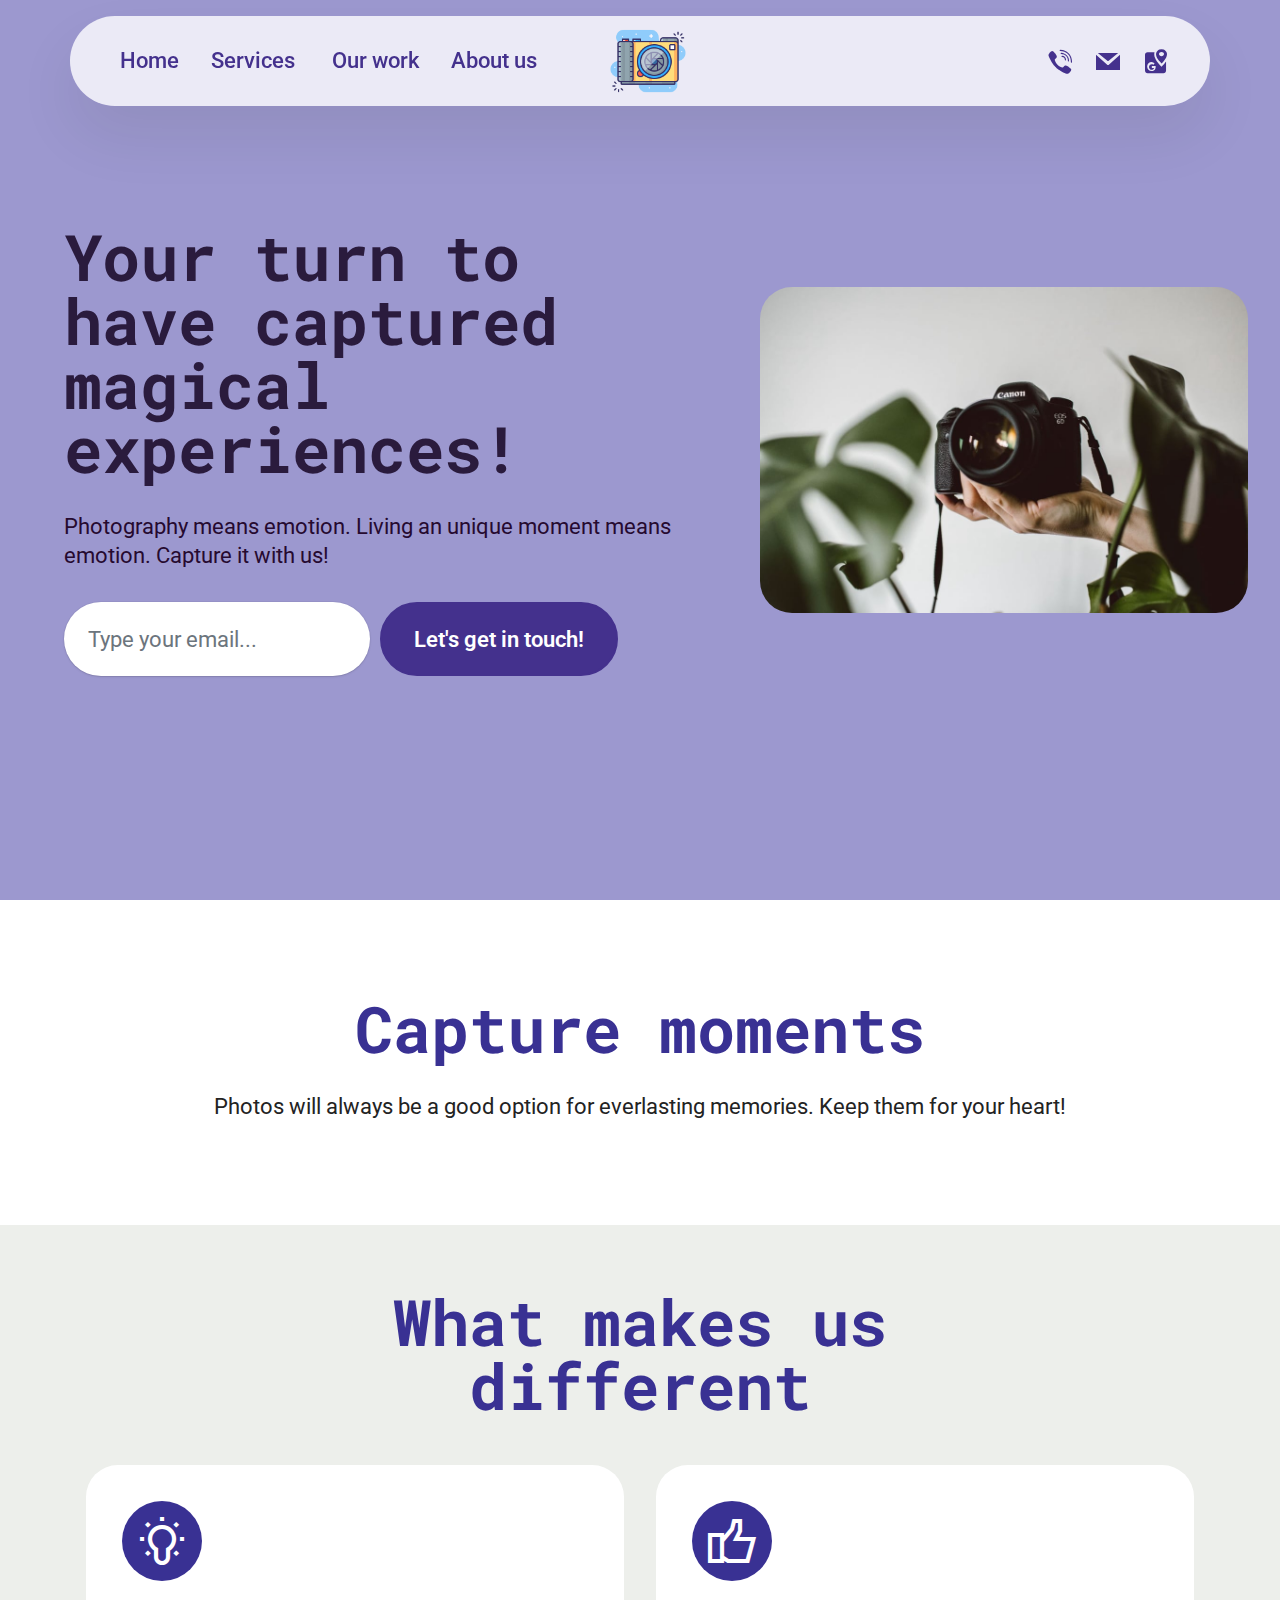
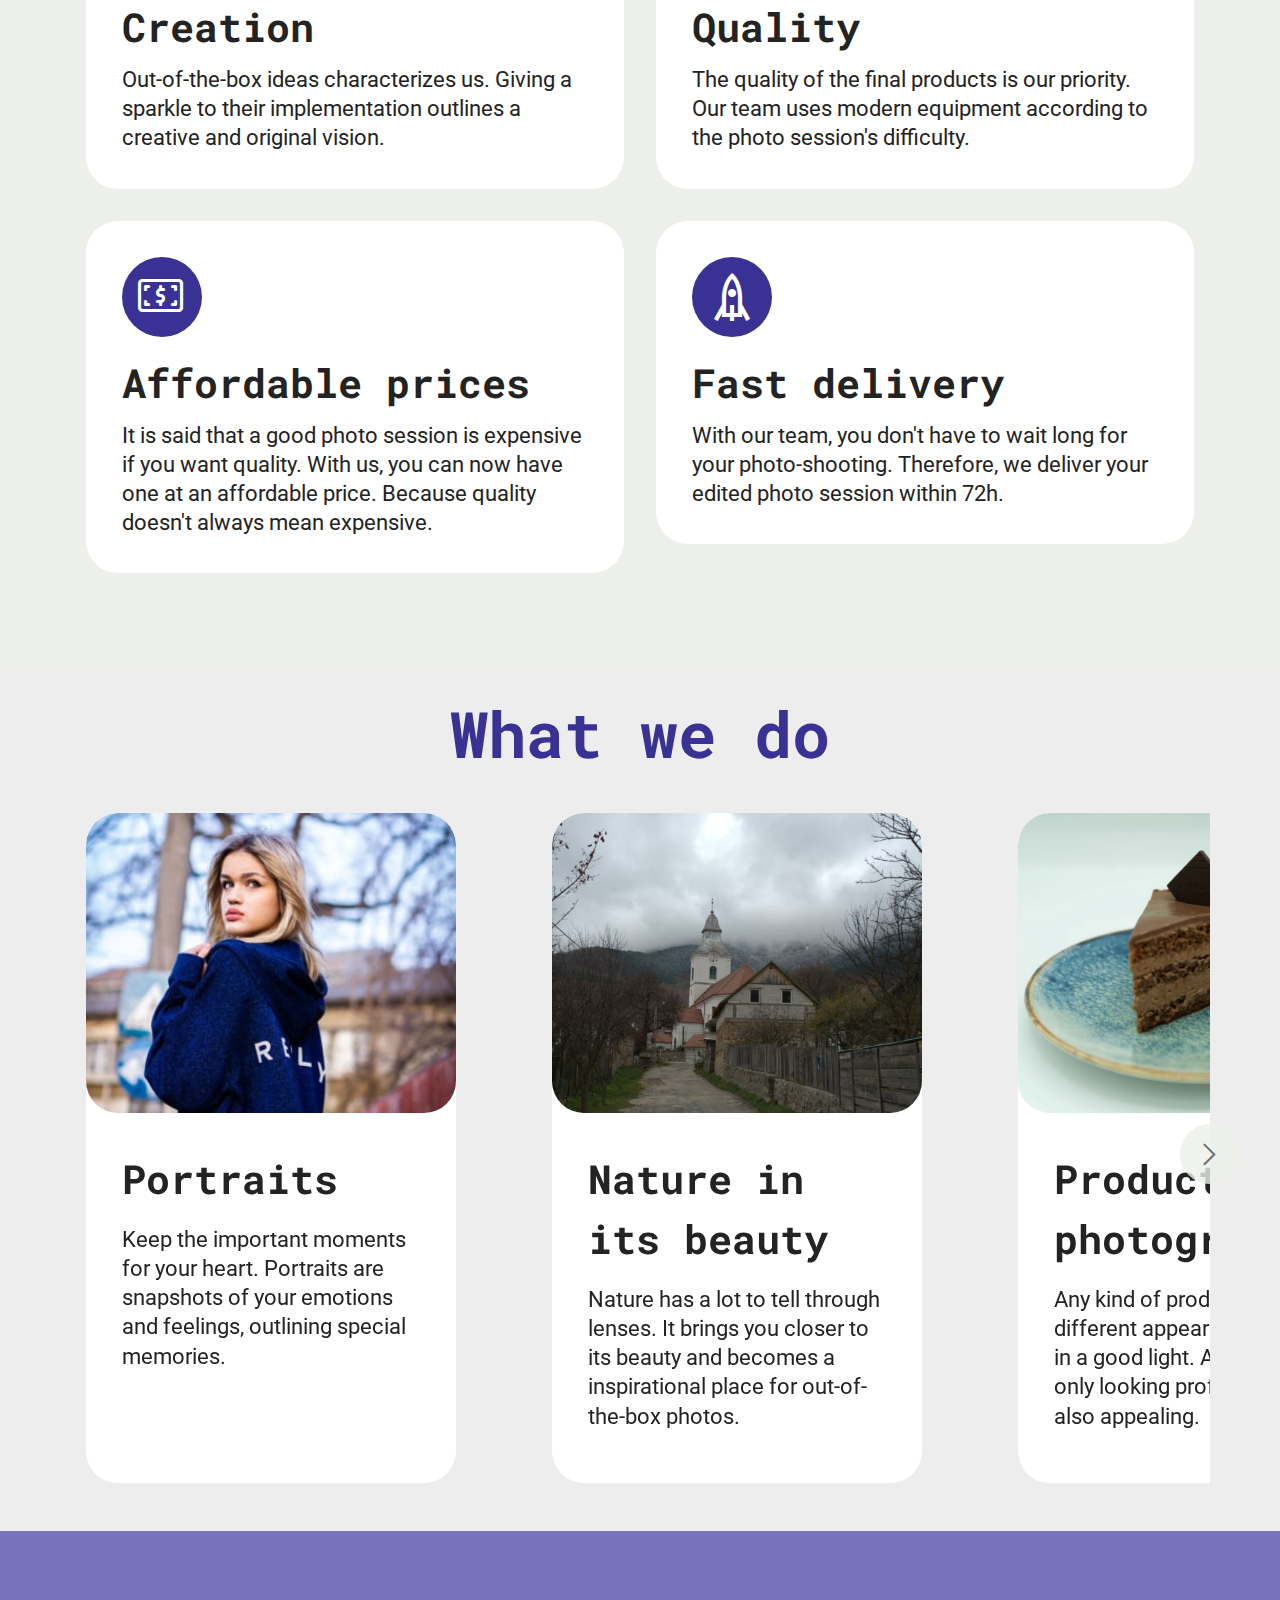
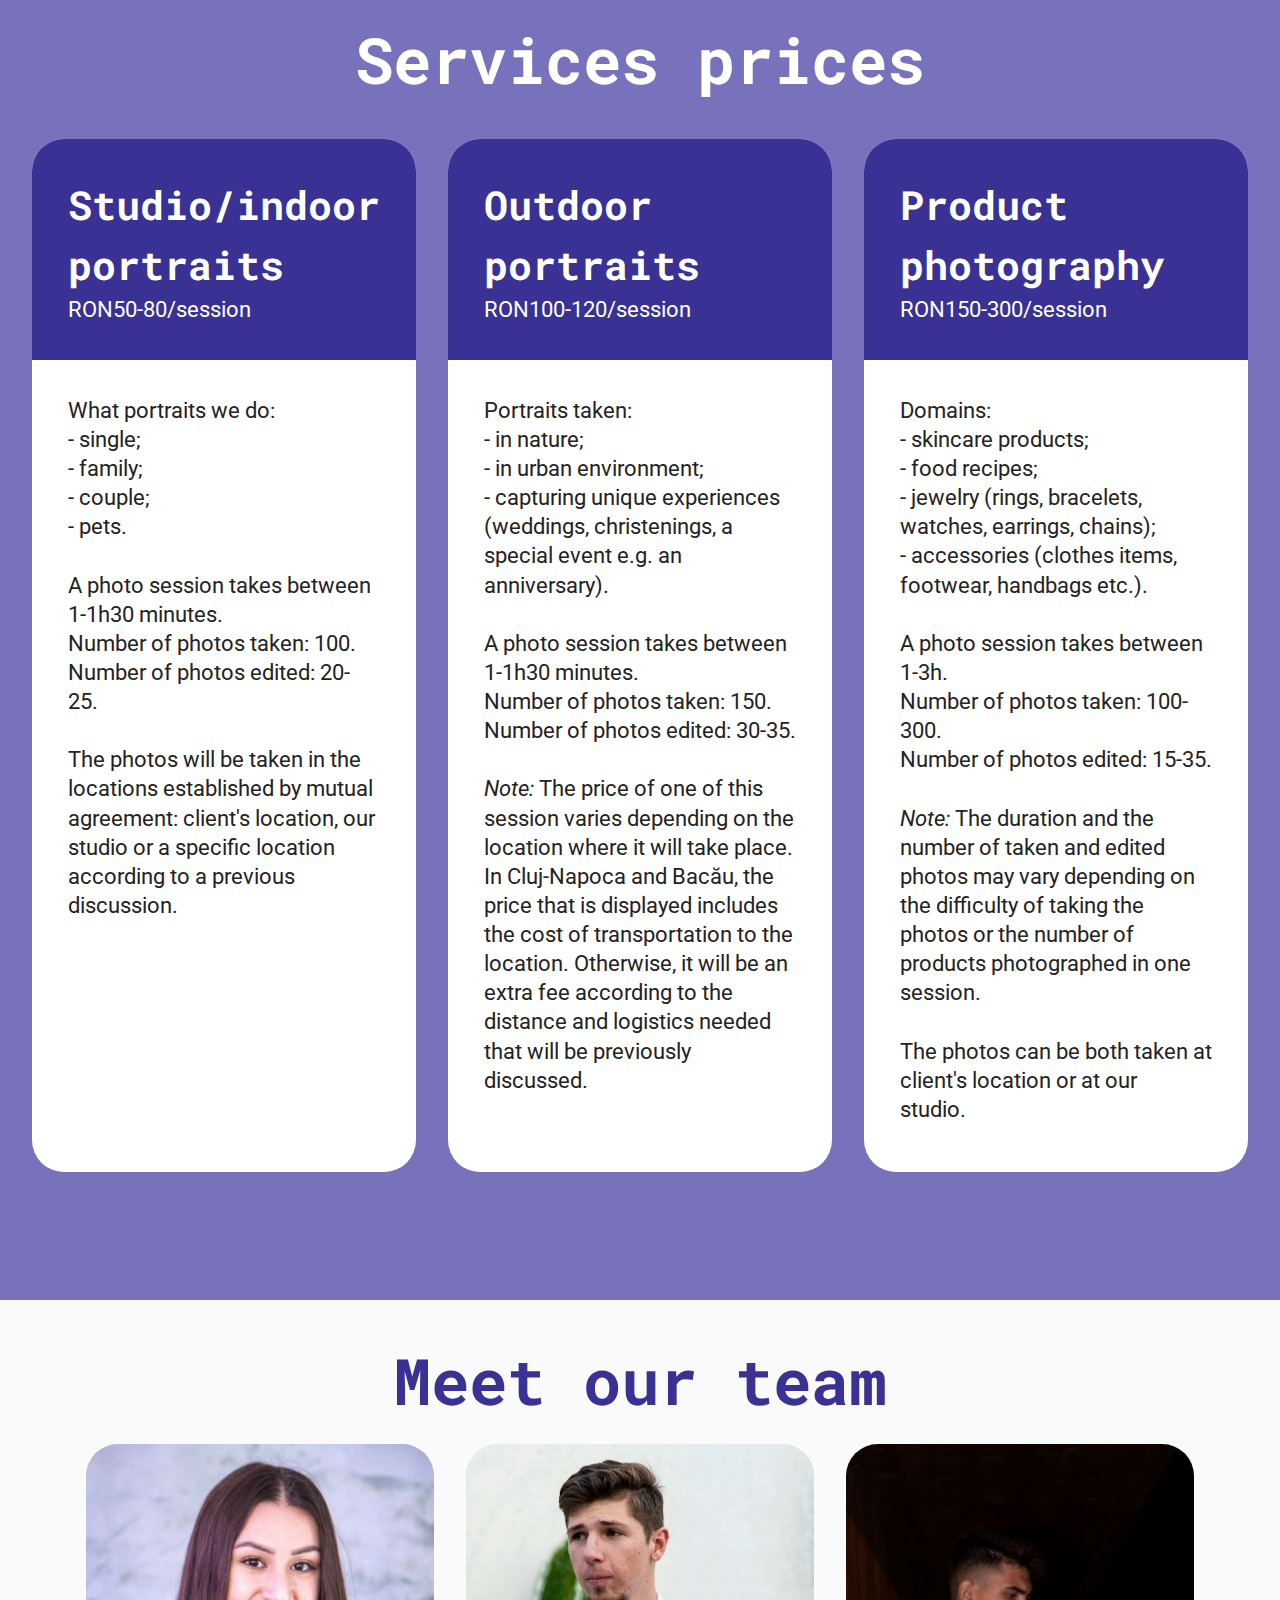
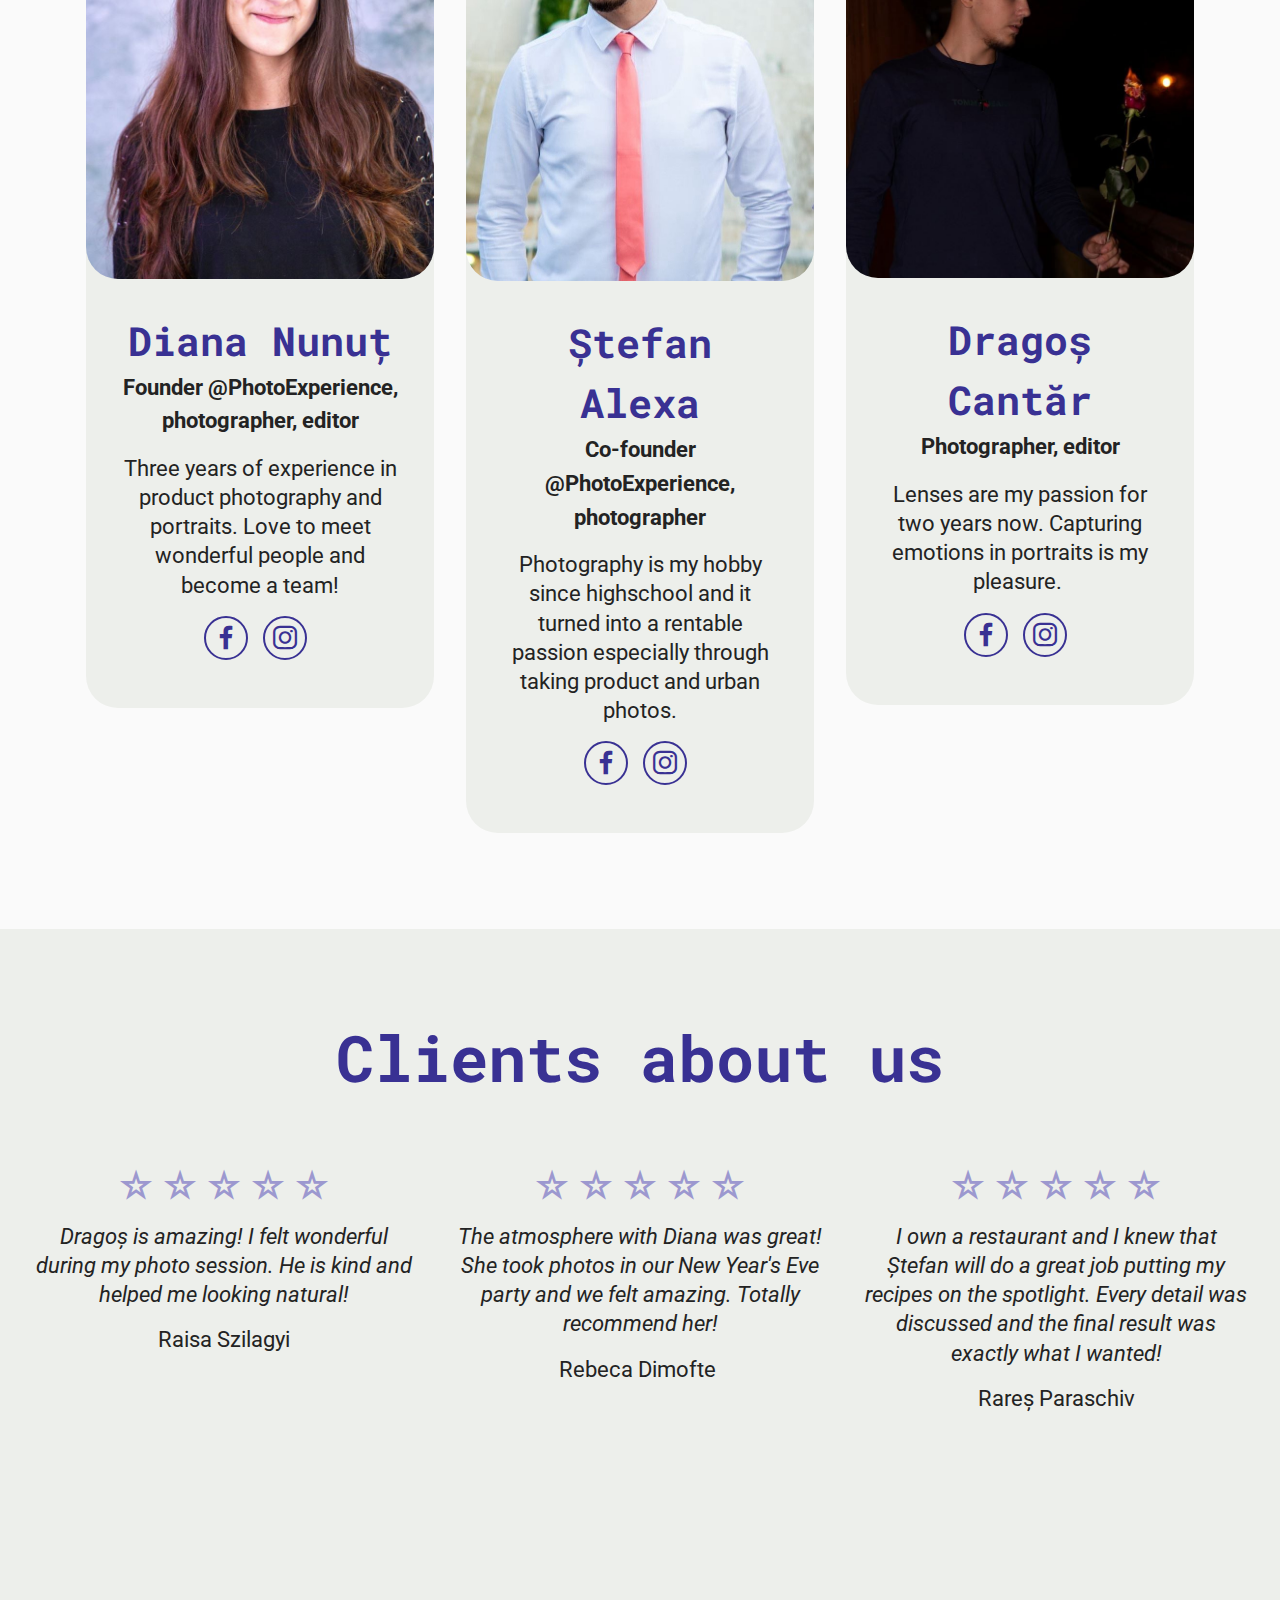
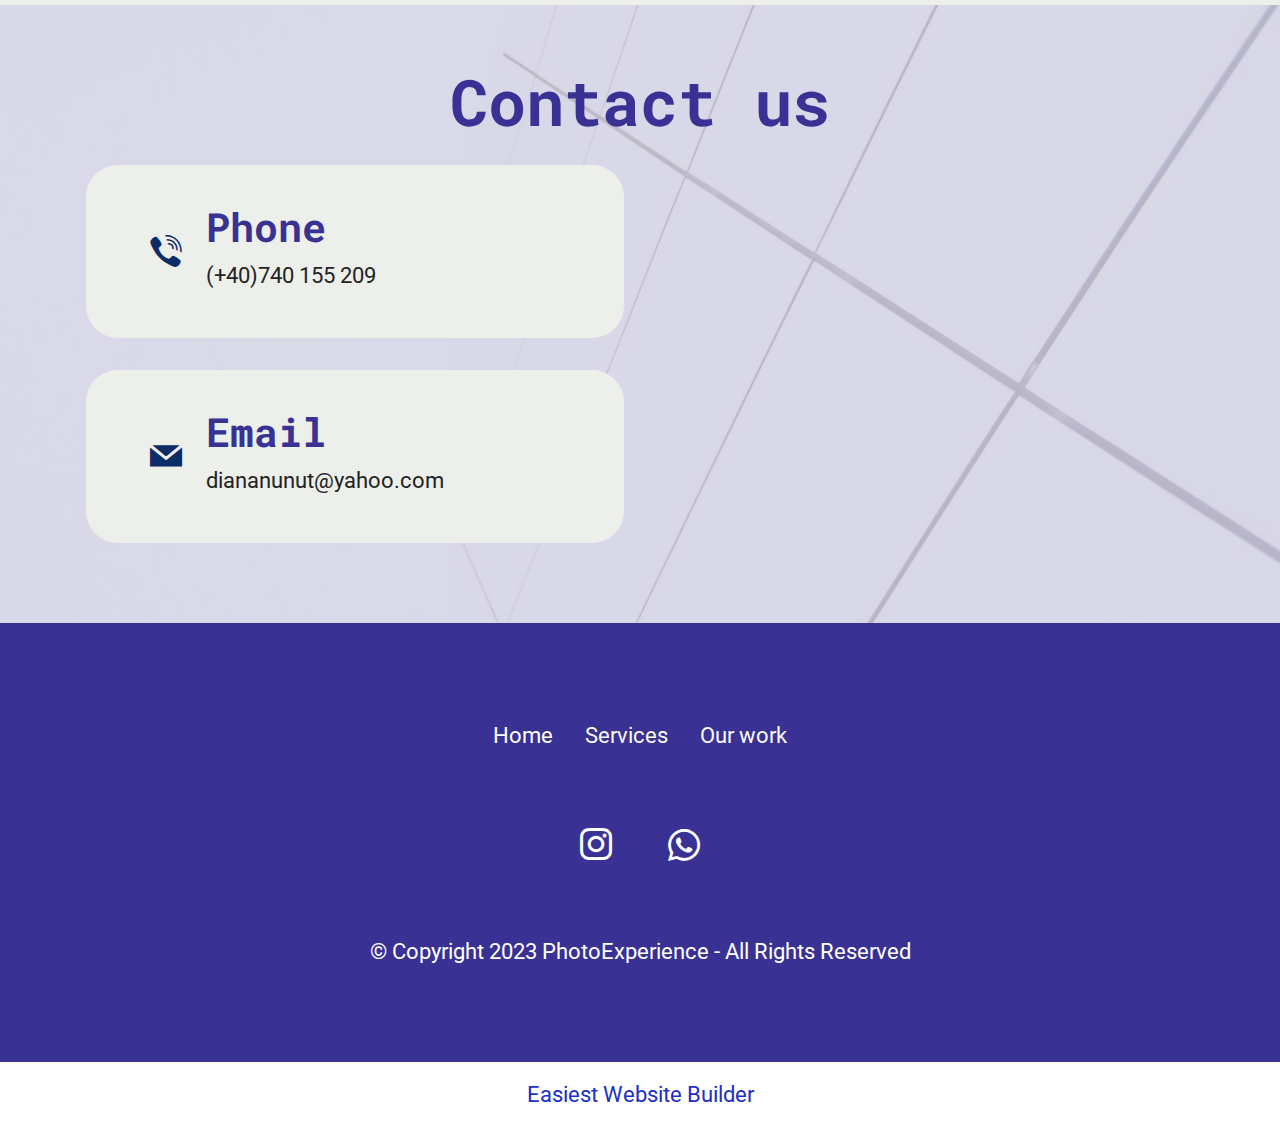
<file: index.html>
<!DOCTYPE html>
<html  >
<head>
  <!-- Site made with Mobirise Website Builder v5.9.6, https://mobirise.com -->
  <meta charset="UTF-8">
  <meta http-equiv="X-UA-Compatible" content="IE=edge">
  <meta name="generator" content="Mobirise v5.9.6, mobirise.com">
  <meta name="viewport" content="width=device-width, initial-scale=1, minimum-scale=1">
  <link rel="shortcut icon" href="assets/images/camera-128x128.png" type="image/x-icon">
  <meta name="description" content="">
  
  
  <title>Photo Experience</title>
  <link rel="stylesheet" href="assets/web/assets/mobirise-icons2/mobirise2.css">
  <link rel="stylesheet" href="assets/web/assets/mobirise-icons-bold/mobirise-icons-bold.css">
  <link rel="stylesheet" href="assets/bootstrap/css/bootstrap.min.css">
  <link rel="stylesheet" href="assets/bootstrap/css/bootstrap-grid.min.css">
  <link rel="stylesheet" href="assets/bootstrap/css/bootstrap-reboot.min.css">
  <link rel="stylesheet" href="assets/parallax/jarallax.css">
  <link rel="stylesheet" href="assets/dropdown/css/style.css">
  <link rel="stylesheet" href="assets/socicon/css/styles.css">
  <link rel="stylesheet" href="assets/theme/css/style.css">
  <link rel="preload" href="https://fonts.googleapis.com/css?family=Roboto+Mono:100,200,300,400,500,600,700,100i,200i,300i,400i,500i,600i,700i&display=swap" as="style" onload="this.onload=null;this.rel='stylesheet'">
  <noscript><link rel="stylesheet" href="https://fonts.googleapis.com/css?family=Roboto+Mono:100,200,300,400,500,600,700,100i,200i,300i,400i,500i,600i,700i&display=swap"></noscript>
  <link rel="preload" href="https://fonts.googleapis.com/css?family=Roboto:100,100i,300,300i,400,400i,500,500i,700,700i,900,900i&display=swap" as="style" onload="this.onload=null;this.rel='stylesheet'">
  <noscript><link rel="stylesheet" href="https://fonts.googleapis.com/css?family=Roboto:100,100i,300,300i,400,400i,500,500i,700,700i,900,900i&display=swap"></noscript>
  <link rel="preload" as="style" href="assets/mobirise/css/mbr-additional.css"><link rel="stylesheet" href="assets/mobirise/css/mbr-additional.css" type="text/css">

  
  
  
</head>
<body>
  
  <section data-bs-version="5.1" class="menu menu3 cid-tXnb1RIjxt" once="menu" id="menu03-1">
	

	<nav class="navbar navbar-dropdown navbar-fixed-top navbar-expand-lg">
		<div class="container">
			<div class="navbar-brand">
				<span class="navbar-logo">
					<a href="index.html#top">
						<img src="assets/images/camera-128x128.png" alt="photo experience" style="height: 5rem;">
					</a>
				</span>
				
			</div>
			<button class="navbar-toggler" type="button" data-toggle="collapse" data-bs-toggle="collapse" data-target="#navbarSupportedContent" data-bs-target="#navbarSupportedContent" aria-controls="navbarNavAltMarkup" aria-expanded="false" aria-label="Toggle navigation">
				<div class="hamburger">
					<span></span>
					<span></span>
					<span></span>
					<span></span>
				</div>
			</button>
			<div class="collapse navbar-collapse" id="navbarSupportedContent">
				<ul class="navbar-nav nav-dropdown nav-right" data-app-modern-menu="true"><li class="nav-item">
						<a class="nav-link link text-info display-4" href="index.html">Home</a>
					</li>
					
					<li class="nav-item">
						<a class="nav-link link text-info display-4" href="index.html#features017-5">Services&nbsp;</a>
					</li><li class="nav-item"><a class="nav-link link text-info display-4" href="page1.html" target="_blank">Our work</a></li><li class="nav-item"><a class="nav-link link text-info text-primary display-4" href="index.html#team1-g">About us</a></li></ul>
				<div class="icons-menu">
					<a class="iconfont-wrapper" href="tel:+40740155209">
						<span class="p-2 mbr-iconfont socicon-viber socicon" style="color: rgb(68, 49, 141); fill: rgb(68, 49, 141);"></span>
					</a>
					<a class="iconfont-wrapper" href="mailto:diananunut@yahoo.com">
						<span class="p-2 mbr-iconfont socicon-mail socicon" style="color: rgb(68, 49, 141); fill: rgb(68, 49, 141);"></span>
					</a>
					<a class="iconfont-wrapper" href="https://maps.app.goo.gl/GrLM1jFCjU7DLUmD9" target="_blank">
						<span class="p-2 mbr-iconfont socicon-googlemaps socicon" style="color: rgb(68, 49, 141); fill: rgb(68, 49, 141);"></span>
					</a>
					
				</div>
				
			</div>
		</div>
	</nav>
</section>

<section data-bs-version="5.1" class="header8 cid-tXnbVlUJHi mbr-fullscreen" id="header08-3">
	

	

	<div class="container-fluid">
		<div class="row content-wrapper justify-content-center">
			<div class="col-lg-7 mbr-form">
				<div class="text-wrapper align-left" data-form-type="formoid">
					<form action="https://mobirise.eu/" method="POST" class="mbr-form form-with-styler" data-form-title="Form Name"><input type="hidden" name="email" data-form-email="true" value="QIW/WRayy4Fm/YqhGK91tiAOErowqEb6Ihcvpzhsxg/EBO9LTB+7ir9UVxppKMSOMuJG3MnzbZKlB4GpRtZOEoAilTaePUXdqjn+0SydvE+Ekt2QZmBuBeFCLe5afTYX">
						<div class="dragArea row">
							<div class="col-lg-12 col-md-12 col-sm-12">
								<h1 class="mbr-section-title mbr-fonts-style mb-4 display-1"><strong>Your turn to have captured magical experiences!</strong></h1>
							</div>
							<div class="col-lg-12 col-md-12 col-sm-12">
								<p class="mbr-text mbr-fonts-style mb-4 display-7">
									Photography means emotion. Living an unique moment means emotion. Capture it with us!</p>
							</div>
							<div data-for="email" class="col-lg-6 col-md-6 col-sm-12">
								<input type="email" name="email" data-form-field="email" class="form-control display-7" value="" placeholder="Type your email..." id="email-header08-3">
							</div>
							<div class="col-auto mbr-section-btn"><button type="submit" class="w-100 btn btn-info display-7">Let's get in touch!</button></div>
							<div class="row">
								<div hidden="hidden" data-form-alert="" class="alert alert-success col-12">Thanks for filling out the form! We will reaching out to you soon!</div>
								<div hidden="hidden" data-form-alert-danger="" class="alert alert-danger col-12">
									Oops...! some problem!
								</div>
							</div>
						</div>
					</form>
				</div>
			</div>
			<div class="col-lg-5 col-12">
				<div class="image-wrapper">
					<img class="w-100" src="assets/images/camera-photo-bg-1036x691.jpg" alt="Camera photo">
				</div>
			</div>
		</div>
	</div>
</section>

<section data-bs-version="5.1" class="article11 cid-tXnfTgSldE" id="article11-8">
    

    
    
    <div class="container">
        <div class="row justify-content-center">
            <div class="title col-md-12 col-lg-10">
                <h3 class="mbr-section-title mbr-fonts-style align-center mt-0 mb-0 display-2"><strong>Capture moments</strong></h3>
                <h4 class="mbr-section-subtitle align-center mbr-fonts-style mt-4 display-7">Photos will always be a good option for everlasting memories. Keep them for your heart!</h4>
                
            </div>
        </div>
    </div>
</section>

<section data-bs-version="5.1" class="features22 cid-tXng5n4FiP" id="features022-9">
  

  
  
  <div class="container">
    <div class="row mb-5 justify-content-center">
      <div class="col-12 content-head">
        <h3 class="mbr-section-title mbr-fonts-style align-center mb-0 display-2">
          <strong>What makes us different</strong></h3>
        
      </div>
    </div>
    <div class="row mbr-masonry" data-masonry="{&quot;percentPosition&quot;: true }">
      <div class="item features-without-image col-12 col-md-6 col-lg-6 item-mb active">
        <div class="item-wrapper">
          <div class="card-box align-left">
            <div class="iconfont-wrapper">
              <span class="mbr-iconfont mobi-mbri-idea mobi-mbri" style="color: rgb(255, 255, 255); fill: rgb(255, 255, 255);"></span>
            </div>
            <h5 class="card-title mbr-fonts-style display-5">
              <strong>Creation</strong>
            </h5>
            <p class="card-text mbr-fonts-style display-7">Out-of-the-box ideas characterizes us. Giving a sparkle to their implementation outlines a creative and original vision.&nbsp;</p>

            
          </div>
        </div>
      </div><div class="item features-without-image col-12 col-md-6 col-lg-6 item-mb">
        <div class="item-wrapper">
          <div class="card-box align-left">
            <div class="iconfont-wrapper">
              <span class="mbr-iconfont mobi-mbri-like mobi-mbri"></span>
            </div>
            <h5 class="card-title mbr-fonts-style display-5"><strong>Quality</strong></h5>
            <p class="card-text mbr-fonts-style display-7">The quality of the final products is our priority. Our team uses modern equipment according to the photo session's difficulty.&nbsp; &nbsp;&nbsp;</p>

            
          </div>
        </div>
      </div>
      
      
      
      
      <div class="item features-without-image col-12 col-md-6 col-lg-6 item-mb">
        <div class="item-wrapper">
          <div class="card-box align-left">
            <div class="iconfont-wrapper">
              <span class="mbr-iconfont mbrib-cash"></span>
            </div>
            <h5 class="card-title mbr-fonts-style display-5"><strong>Affordable prices</strong></h5>
            <p class="card-text mbr-fonts-style display-7">It is said that a good photo session is expensive if you want quality. With us, you can now have one at an affordable price. Because quality doesn't always mean expensive.&nbsp; &nbsp;</p>

            
          </div>
        </div>
      </div><div class="item features-without-image col-12 col-md-6 col-lg-6 item-mb">
        <div class="item-wrapper">
          <div class="card-box align-left">
            <div class="iconfont-wrapper">
              <span class="mbr-iconfont mobi-mbri-rocket mobi-mbri"></span>
            </div>
            <h5 class="card-title mbr-fonts-style display-5"><strong>Fast delivery</strong></h5>
            <p class="card-text mbr-fonts-style display-7">With our team, you don't have to wait long for your photo-shooting. Therefore, we deliver your edited photo session within 72h.&nbsp;</p>

            
          </div>
        </div>
      </div>
    </div>
  </div>
</section>

<section data-bs-version="5.1" class="features017 mbr-embla cid-tXndVlubC3" id="features017-5">
	
	
	<div class="position-relative">
		<div class="container">
			<div class="row justify-content-center">
				<div class="col-12 content-head">
					<div class="mbr-section-head mb-5">
						<h4 class="mbr-section-title mbr-fonts-style align-center mb-0 display-2">
							<strong>What we do</strong></h4>
						
					</div>
				</div>
			</div>
		</div>

		<div class="embla" data-skip-snaps="true" data-align="center" data-contain-scroll="trimSnaps" data-auto-play-interval="5" data-draggable="true">
			<div class="embla__viewport container">
				<div class="embla__container">
					
					<div class="embla__slide slider-image item active" style="margin-left: 3rem; margin-right: 3rem;">
						<div class="slide-content">
							<div class="item-img">
								<div class="item-wrapper">
									<img src="assets/images/fata1-352x440.jpg" alt="Girl photo session" title="" data-slide-to="2" data-bs-slide-to="2">
								</div>
							</div>
							<div class="item-content">
								<h5 class="item-title mbr-fonts-style display-5">
									<strong>Portraits</strong></h5>
								
								<p class="mbr-text mbr-fonts-style mt-3 display-7">Keep the important moments for your heart. Portraits are snapshots of your emotions and feelings, outlining special memories.&nbsp;&nbsp;</p>
							</div>
							
						</div>
					</div>
					<div class="embla__slide slider-image item" style="margin-left: 3rem; margin-right: 3rem;">
						<div class="slide-content">
							<div class="item-img">
								<div class="item-wrapper">
									<img src="assets/images/a7s00073-600x402.jpg" alt="Dead Nature" title="" data-slide-to="3" data-bs-slide-to="3">
								</div>
							</div>
							<div class="item-content">
								<h5 class="item-title mbr-fonts-style display-5">
									<strong>Nature in its beauty</strong></h5>
								
								<p class="mbr-text mbr-fonts-style mt-3 display-7">
									Nature has a lot to tell through lenses. It brings you closer to its beauty and becomes a inspirational place for out-of-the-box photos.&nbsp;</p>
							</div>
							
						</div>
					</div>
					<div class="embla__slide slider-image item" style="margin-left: 3rem; margin-right: 3rem;">
						<div class="slide-content">
							<div class="item-img">
								<div class="item-wrapper">
									<img src="assets/images/photo-product-bg-1052x720.jpg" alt="Mobirise Website Builder" title="" data-slide-to="4" data-bs-slide-to="4">
								</div>
							</div>
							<div class="item-content">
								<h5 class="item-title mbr-fonts-style display-5">
									<strong>Product photography</strong></h5>
								
								<p class="mbr-text mbr-fonts-style mt-3 display-7">
									Any kind of product takes on a different appearance if it is put in a good light. And it is not only looking professional, but also appealing.&nbsp;</p>
							</div>
							
						</div>
					</div>
					
					
					
				</div>
			</div>
			<button class="embla__button embla__button--prev">
				<span class="mobi-mbri mobi-mbri-arrow-prev mbr-iconfont" aria-hidden="true"></span>
				<span class="sr-only visually-hidden visually-hidden visually-hidden">Previous</span>
			</button>
			<button class="embla__button embla__button--next">
				<span class="mobi-mbri mobi-mbri-arrow-next mbr-iconfont" aria-hidden="true"></span>
				<span class="sr-only visually-hidden visually-hidden visually-hidden">Next</span>
			</button>
		</div>
	</div>
</section>

<section data-bs-version="5.1" class="pricing1 cid-tXnnktBYsI" id="pricing01-d">
  
  
  <div class="container-fluid">
    <div class="row justify-content-center">
      <div class="col-12 content-head">
        <div class="mbr-section-head mb-5">
          <h4 class="mbr-section-title mbr-fonts-style align-center mb-0 display-2">
            <strong>Services prices</strong></h4>
          
        </div>
      </div>
    </div>
    <div class="row"> 
      <div class="item features-without-image col-12 col-md-6 col-lg-4 item-mb active">
        <div class="item-wrapper">
          <div class="item-head">
            <h5 class="item-title mbr-fonts-style mb-0 display-5">
              <strong>Studio/indoor portraits</strong></h5>
            <h6 class="item-subtitle mbr-fonts-style mt-0 mb-0 display-7">RON50-80/session</h6>
          </div>
          <div class="item-content">
            <p class="mbr-text mbr-fonts-style display-7">What portraits we do:<br>- single;<br>- family;<br>- couple;<br>- pets.<br><br>A photo session takes between 1-1h30 minutes.<br>Number of photos taken: 100.<br>Number of photos edited: 20-25.&nbsp;<br><br>The photos will be taken in the locations established by mutual agreement: client's location, our studio or a specific location according to a previous discussion.</p>
          </div>
          
        </div>
      </div>

      

      
      <div class="item features-without-image col-12 col-md-6 col-lg-4 item-mb">
        <div class="item-wrapper">
          <div class="item-head">
            <h5 class="item-title mbr-fonts-style mb-0 display-5">
              <strong>Outdoor portraits</strong></h5>
            <h6 class="item-subtitle mbr-fonts-style mt-0 mb-0 display-7">RON100-120/session</h6>
          </div>
          <div class="item-content">
            <p class="mbr-text mbr-fonts-style display-7">Portraits taken:<br>- in nature;<br>- in urban environment;<br>- capturing unique experiences (weddings, christenings, a special event e.g. an anniversary).<br><br>A photo session takes between 1-1h30 minutes.
<br>Number of photos taken: 150.
<br>Number of photos edited: 30-35.<br>&nbsp;<br><em>Note:</em> The price of one of this session varies depending on the location where it will take place. In Cluj-Napoca and Bacău, the price that is displayed includes the cost of transportation to the location. Otherwise, it will be an extra fee according to the distance and logistics needed that will be previously discussed.&nbsp; &nbsp;</p>
          </div>
          
        </div>
      </div><div class="item features-without-image col-12 col-md-6 col-lg-4 item-mb">
        <div class="item-wrapper">
          <div class="item-head">
            <h5 class="item-title mbr-fonts-style mb-0 display-5"><strong>Product photography</strong></h5>
            <h6 class="item-subtitle mbr-fonts-style mt-0 mb-0 display-7">RON150-300/session</h6>
          </div>
          <div class="item-content">
            <p class="mbr-text mbr-fonts-style display-7">Domains:<br>- skincare products;<br>- food recipes;<br>- jewelry (rings, bracelets, watches, earrings, chains);<br>- accessories (clothes items, footwear, handbags etc.).<br><br>A photo session takes between 1-3h.
<br>Number of photos taken: 100-300.
<br>Number of photos edited: 15-35.<br><br><em>Note:</em> The duration and the number of taken and edited photos may vary depending on the difficulty of taking the photos or the number of products photographed in one session.&nbsp;<br>&nbsp;<br>The photos can be both taken at client's location or at our studio.&nbsp;</p>
          </div>
          
        </div>
      </div>
    </div>
  </div>
</section>

<section data-bs-version="5.1" class="team1 cid-tXtKO6S2Sy" id="team1-g">
    

    
    
    <div class="container">
        <div class="row justify-content-center">
            <div class="col-12">
                <h3 class="mbr-section-title mbr-fonts-style align-center mb-4 display-2"><strong>Meet our team</strong></h3>
                
            </div>
            <div class="item features-image mb-4 col-12 col-md-4">
                <div class="item-wrapper">
                    <div class="image-wrap">
                        <img src="assets/images/diana-720x900.jpg" alt="Diana">
                    </div>
                    <div class="content-wrap">
                        <h5 class="mbr-section-title card-title mbr-fonts-style align-center m-0 display-5">
                            <strong>Diana Nunuț</strong></h5>
                        <h6 class="mbr-role mbr-fonts-style align-center mb-3 display-4">
                            <strong>Founder @PhotoExperience, photographer, editor</strong></h6>
                        <p class="card-text mbr-fonts-style align-center display-7">Three years of experience in product photography and portraits. Love to meet wonderful people and become a team!</p>
                        <div class="social-row display-7">
                            <div class="soc-item">
                                <a href="https://www.facebook.com/dia.dienuca.5" target="_blank">
                                    <span class="mbr-iconfont socicon-facebook socicon"></span>
                                </a>
                            </div>
                            <div class="soc-item">
                                <a href="https://instagram.com/nunut_diana?igshid=MTk0NTkyODZkYg==" target="_blank">
                                    <span class="mbr-iconfont socicon-instagram socicon"></span>
                                </a>
                            </div>
                            
                            
                            
                        </div>
                        
                    </div>
                </div>
            </div>

            <div class="item features-image mb-4 col-12 col-md-4">
                <div class="item-wrapper">
                    <div class="image-wrap">
                        <img src="assets/images/eta-2-720x1082.jpeg" alt="Stefan">
                    </div>
                    <div class="content-wrap">
                        <h5 class="mbr-section-title card-title mbr-fonts-style align-center m-0 display-5">
                            <strong>Ștefan Alexa</strong></h5>
                        <h6 class="mbr-role mbr-fonts-style align-center mb-3 display-4">
                            <strong>Co-founder @PhotoExperience, photographer</strong></h6>
                        <p class="card-text mbr-fonts-style align-center display-7">Photography is my hobby since highschool and it turned into a rentable passion especially through taking product and urban photos.</p>
                        <div class="social-row display-7">
                            <div class="soc-item">
                                <a href="https://www.facebook.com/Mobirise/" target="_blank">
                                    <span class="mbr-iconfont socicon socicon-facebook"></span>
                                </a>
                            </div>
                            <div class="soc-item">
                                <a href="https://instagram.com/alexa_stefan?igshid=MTk0NTkyODZkYg==" target="_blank">
                                    <span class="mbr-iconfont socicon-instagram socicon"></span>
                                </a>
                            </div>
                            
                            
                            
                        </div>
                        
                    </div>
                </div>
            </div>
            
            <div class="item features-image mb-4 col-12 col-md-4">
                <div class="item-wrapper">
                    <div class="image-wrap">
                        <img src="assets/images/cantar-3-720x1080.jpeg" alt="Dragos">
                    </div>
                    <div class="content-wrap">
                        <h5 class="mbr-section-title card-title mbr-fonts-style align-center m-0 display-5">
                            <strong>Dragoș Cantăr</strong></h5>
                        <h6 class="mbr-role mbr-fonts-style align-center mb-3 display-4">
                            <strong>Photographer, editor</strong></h6>
                        <p class="card-text mbr-fonts-style align-center display-7">Lenses are my passion for two years now. Capturing emotions in portraits is my pleasure.&nbsp;</p>
                        <div class="social-row display-7">
                            <div class="soc-item">
                                <a href="https://m.facebook.com/profile.php?id=100076288208053&_rdr" target="_blank">
                                    <span class="mbr-iconfont socicon-facebook socicon"></span>
                                </a>
                            </div>
                            <div class="soc-item">
                                <a href="https://instagram.com/cantar_dragos_04?igshid=MTk0NTkyODZkYg==" target="_blank">
                                    <span class="mbr-iconfont socicon-instagram socicon"></span>
                                </a>
                            </div>
                            
                            
                            
                        </div>
                        
                    </div>
                </div>
            </div>
        </div>
    </div>
</section>

<section data-bs-version="5.1" class="people02 cid-tXniSV4o4A" id="people02-a">
	

	
	
	<div class="container-fluid">
		<div class="row mb-5 justify-content-center">
			<div class="col-12 content-head">
				<h3 class="mbr-section-title mbr-fonts-style align-center mb-4 display-2">
					<strong>Clients about us</strong></h3>
				
			</div>
		</div>
		<div class="row">
				
				<div class="item features-without-image col-12 col-md-6 col-lg-4 mb-5 active">
					<div class="item-wrapper">
						<div class="card-box align-center">
							<div class="iconfont-wrapper mb-3">
								<span class="mbr-iconfont mobi-mbri-star mobi-mbri"></span>
								<span class="mbr-iconfont mobi-mbri-star mobi-mbri" style="color: rgb(156, 152, 207); fill: rgb(156, 152, 207);"></span>
								<span class="mbr-iconfont mobi-mbri-star mobi-mbri"></span>
								<span class="mbr-iconfont mobi-mbri-star mobi-mbri"></span>
								<span class="mbr-iconfont mobi-mbri-star mobi-mbri"></span>
							</div>
							<h5 class="card-title mbr-fonts-style mb-3 display-7"><em>Dragoș is amazing! I felt wonderful during my photo session. He is kind and helped me looking natural!</em></h5>
							<p class="card-text mbr-fonts-style mb-0 display-7">
								Raisa Szilagyi</p>
						</div>
					</div>
				</div>
				<div class="item features-without-image col-12 col-md-6 col-lg-4 mb-5">
					<div class="item-wrapper">
						<div class="card-box align-center">
							<div class="iconfont-wrapper mb-3">
								<span class="mbr-iconfont mobi-mbri-star mobi-mbri"></span>
								<span class="mbr-iconfont mobi-mbri-star mobi-mbri"></span>
								<span class="mbr-iconfont mobi-mbri-star mobi-mbri"></span>
								<span class="mbr-iconfont mobi-mbri-star mobi-mbri"></span>
								<span class="mbr-iconfont mobi-mbri-star mobi-mbri"></span>
							</div>
							<h5 class="card-title mbr-fonts-style mb-3 display-7"><em>
								The atmosphere with Diana was great! She took photos in our New Year's Eve party and we felt amazing. Totally recommend her!</em></h5>
							<p class="card-text mbr-fonts-style mb-0 display-7">
								Rebeca Dimofte&nbsp;</p>
						</div>
					</div>
				</div><div class="item features-without-image col-12 col-md-6 col-lg-4 mb-5">
					<div class="item-wrapper">
						<div class="card-box align-center">
							<div class="iconfont-wrapper mb-3">
								<span class="mbr-iconfont mobi-mbri-star mobi-mbri"></span>
								<span class="mbr-iconfont mobi-mbri-star mobi-mbri"></span>
								<span class="mbr-iconfont mobi-mbri-star mobi-mbri"></span>
								<span class="mbr-iconfont mobi-mbri-star mobi-mbri"></span>
								<span class="mbr-iconfont mobi-mbri-star mobi-mbri"></span>
							</div>
							<h5 class="card-title mbr-fonts-style mb-3 display-7"><em>I own a restaurant and I knew that Ștefan will do a great job putting my recipes on the spotlight. Every detail was discussed and the final result was exactly what I wanted!</em></h5>
							<p class="card-text mbr-fonts-style mb-0 display-7">
								Rareș Paraschiv</p>
						</div>
					</div>
				</div>
			</div>
		<div class="row mt-0 mt-md-5">
			
		</div>
	</div>
</section>

<section data-bs-version="5.1" class="contacts3 map1 cid-tXEEcdJFXr" id="contacts3-m">

    

    
    <div class="mbr-overlay" style="opacity: 0.5; background-color: rgb(182, 180, 212);"></div>
    <div class="container">
        <div class="mbr-section-head">
            <h3 class="mbr-section-title mbr-fonts-style align-center mb-0 display-2">
                <strong>Contact us</strong></h3>
            
        </div>
        <div class="row justify-content-center mt-4">
            <div class="card col-12 col-md-6">
                <div class="card-wrapper">
                    <div class="image-wrapper">
                        <span class="mbr-iconfont socicon-viber socicon" style="color: rgb(12, 44, 104); fill: rgb(12, 44, 104);"></span>
                    </div>
                    <div class="text-wrapper">
                        <h6 class="card-title mbr-fonts-style mb-1 display-5">
                            <strong>Phone</strong>
                        </h6>
                        <p class="mbr-text mbr-fonts-style display-7">(+40)740 155 209</p>
                    </div>
                </div>
                <div class="card-wrapper">
                    <div class="image-wrapper">
                        <span class="mbr-iconfont socicon-mail socicon" style="color: rgb(12, 44, 104); fill: rgb(12, 44, 104);"></span>
                    </div>
                    <div class="text-wrapper">
                        <h6 class="card-title mbr-fonts-style mb-1 display-5">
                            <strong>Email</strong>
                        </h6>
                        <p class="mbr-text mbr-fonts-style display-7">diananunut@yahoo.com</p>
                    </div>
                </div>
            </div>
            <div class="map-wrapper col-12 col-md-6">
                <div class="google-map"><iframe frameborder="0" style="border:0" src="https://www.google.com/maps/embed?pb=!1m18!1m12!1m3!1d2732.426964419303!2d23.6347527763464!3d46.77619057112571!2m3!1f0!2f0!3f0!3m2!1i1024!2i768!4f13.1!3m3!1m2!1s0x47490c6e632b8049%3A0x531df1e2b424fb32!2sTulcea%20nr.%2024%2C%20Strada%20Tulcea%2024%2C%20Cluj-Napoca%20400594!5e0!3m2!1sro!2sro!4v1701859451230!5m2!1sro!2sro" allowfullscreen=""></iframe></div>
            </div>
        </div>
    </div>
</section>

<section data-bs-version="5.1" class="footer3 programm5 cid-tXtKpYChX3" once="footers" id="footer03-f">

        

    

    <div class="container">
        <div class="row">

            <div class="row-links mb-4">
                <ul class="header-menu">
                  
                  
                  
                  
                <li class="header-menu-item mbr-fonts-style display-4"><a href="index.html#header08-3" class="text-warning">Home</a></li><li class="header-menu-item mbr-fonts-style display-4"><a href="index.html#features017-5" class="text-white">Services</a></li><li class="header-menu-item mbr-fonts-style display-4"><a href="page1.html" class="text-white">Our work</a></li></ul>
              </div>

            <div class="col-12">
                <div class="social-row">
                    <div class="soc-item">
                        <a href="https://www.instagram.com/photo.experience1/" target="_blank">
                            <span class="mbr-iconfont display-7 socicon-instagram socicon" style="color: rgb(255, 255, 255); fill: rgb(255, 255, 255);"></span>
                        </a>
                    </div>
                    <div class="soc-item">
                        <a href="tel:(+40)740155209">
                            <span class="mbr-iconfont socicon-whatsapp socicon" style="color: rgb(255, 255, 255); fill: rgb(255, 255, 255);"></span>
                        </a>
                    </div>
                    
                    
                    
                </div>
            </div>
            <div class="col-12 mt-5">
                <p class="mbr-fonts-style copyright display-7">
                    © Copyright 2023 PhotoExperience - All Rights Reserved
                </p>
            </div>
        </div>
    </div>
</section><section class="display-7" style="padding: 0;align-items: center;justify-content: center;flex-wrap: wrap;    align-content: center;display: flex;position: relative;height: 4rem;"><a href="https://mobiri.se/2803274" style="flex: 1 1;height: 4rem;position: absolute;width: 100%;z-index: 1;"><img alt="" style="height: 4rem;" src="[data-uri]"></a><p style="margin: 0;text-align: center;" class="display-7">&#8204;</p><a style="z-index:1" href="https://mobirise.com/builder/easiest-website-builder.html">Easiest Website Builder</a></section><script src="assets/bootstrap/js/bootstrap.bundle.min.js"></script>  <script src="assets/parallax/jarallax.js"></script>  <script src="assets/smoothscroll/smooth-scroll.js"></script>  <script src="assets/ytplayer/index.js"></script>  <script src="assets/dropdown/js/navbar-dropdown.js"></script>  <script src="assets/masonry/masonry.pkgd.min.js"></script>  <script src="assets/imagesloaded/imagesloaded.pkgd.min.js"></script>  <script src="assets/embla/embla.min.js"></script>  <script src="assets/embla/script.js"></script>  <script src="assets/theme/js/script.js"></script>  <script src="assets/formoid/formoid.min.js"></script>  
  
  
 <div id="scrollToTop" class="scrollToTop mbr-arrow-up"><a style="text-align: center;"><i class="mbr-arrow-up-icon mbr-arrow-up-icon-cm cm-icon cm-icon-smallarrow-up"></i></a></div>
  </body>
</html>
</file>
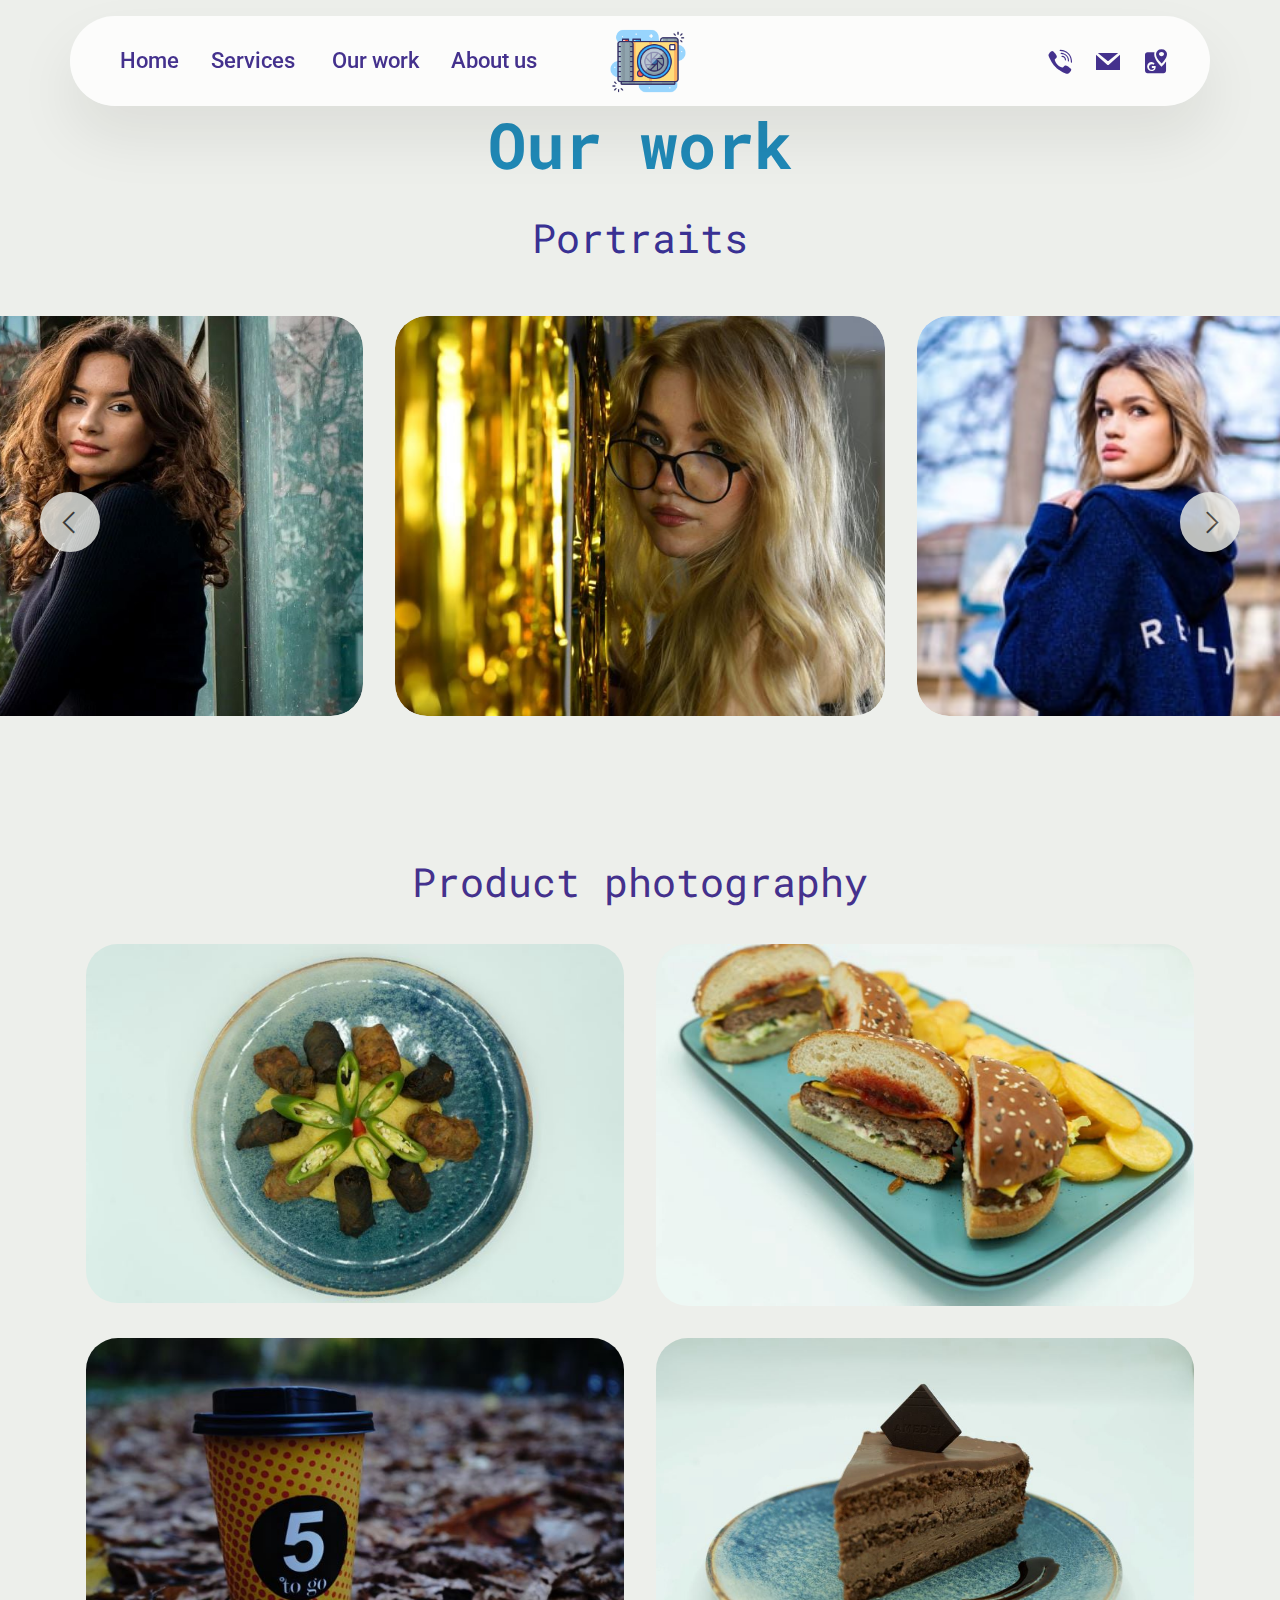
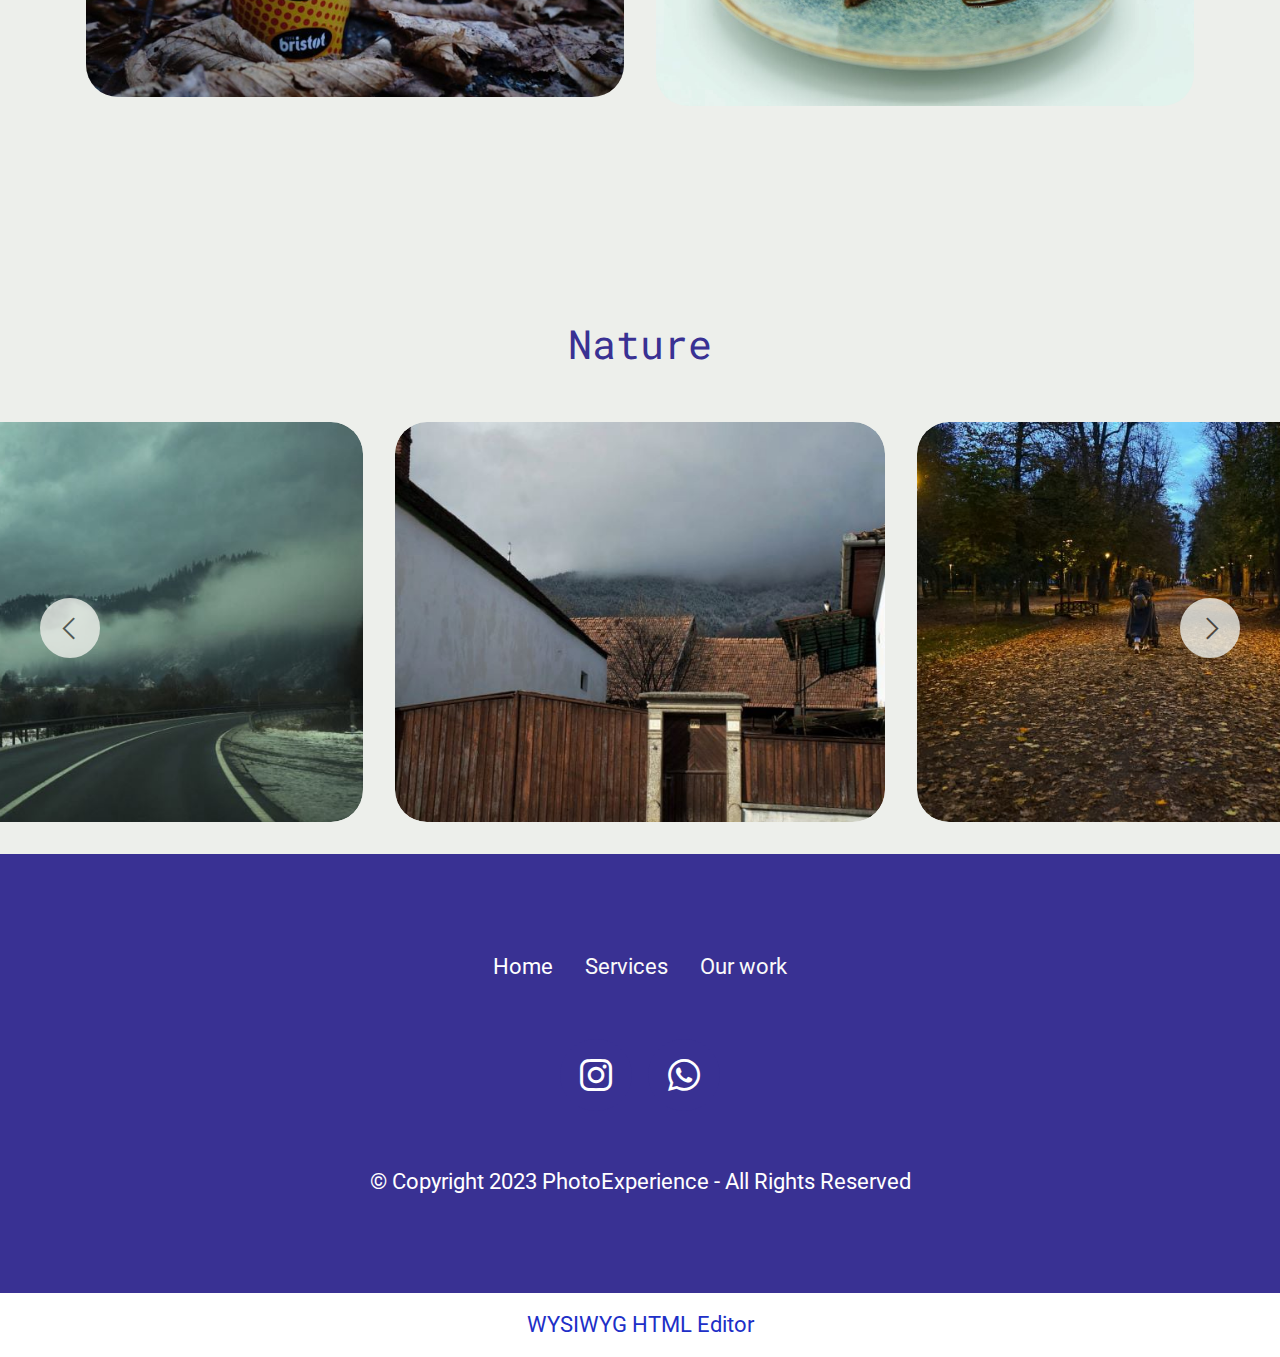
<file: page1.html>
<!DOCTYPE html>
<html  >
<head>
  <!-- Site made with Mobirise Website Builder v5.9.6, https://mobirise.com -->
  <meta charset="UTF-8">
  <meta http-equiv="X-UA-Compatible" content="IE=edge">
  <meta name="generator" content="Mobirise v5.9.6, mobirise.com">
  <meta name="viewport" content="width=device-width, initial-scale=1, minimum-scale=1">
  <link rel="shortcut icon" href="assets/images/camera-128x128.png" type="image/x-icon">
  <meta name="description" content="">
  
  
  <title>Our work</title>
  <link rel="stylesheet" href="assets/web/assets/mobirise-icons2/mobirise2.css">
  <link rel="stylesheet" href="assets/bootstrap/css/bootstrap.min.css">
  <link rel="stylesheet" href="assets/bootstrap/css/bootstrap-grid.min.css">
  <link rel="stylesheet" href="assets/bootstrap/css/bootstrap-reboot.min.css">
  <link rel="stylesheet" href="assets/dropdown/css/style.css">
  <link rel="stylesheet" href="assets/socicon/css/styles.css">
  <link rel="stylesheet" href="assets/theme/css/style.css">
  <link rel="preload" href="https://fonts.googleapis.com/css?family=Roboto+Mono:100,200,300,400,500,600,700,100i,200i,300i,400i,500i,600i,700i&display=swap" as="style" onload="this.onload=null;this.rel='stylesheet'">
  <noscript><link rel="stylesheet" href="https://fonts.googleapis.com/css?family=Roboto+Mono:100,200,300,400,500,600,700,100i,200i,300i,400i,500i,600i,700i&display=swap"></noscript>
  <link rel="preload" href="https://fonts.googleapis.com/css?family=Roboto:100,100i,300,300i,400,400i,500,500i,700,700i,900,900i&display=swap" as="style" onload="this.onload=null;this.rel='stylesheet'">
  <noscript><link rel="stylesheet" href="https://fonts.googleapis.com/css?family=Roboto:100,100i,300,300i,400,400i,500,500i,700,700i,900,900i&display=swap"></noscript>
  <link rel="preload" as="style" href="assets/mobirise/css/mbr-additional.css"><link rel="stylesheet" href="assets/mobirise/css/mbr-additional.css" type="text/css">

  
  
  
</head>
<body>
  
  <section data-bs-version="5.1" class="menu menu3 cid-tXnb1RIjxt" once="menu" id="menu03-h">
	

	<nav class="navbar navbar-dropdown navbar-fixed-top navbar-expand-lg">
		<div class="container">
			<div class="navbar-brand">
				<span class="navbar-logo">
					<a href="index.html#top">
						<img src="assets/images/camera-128x128.png" alt="photo experience" style="height: 5rem;">
					</a>
				</span>
				
			</div>
			<button class="navbar-toggler" type="button" data-toggle="collapse" data-bs-toggle="collapse" data-target="#navbarSupportedContent" data-bs-target="#navbarSupportedContent" aria-controls="navbarNavAltMarkup" aria-expanded="false" aria-label="Toggle navigation">
				<div class="hamburger">
					<span></span>
					<span></span>
					<span></span>
					<span></span>
				</div>
			</button>
			<div class="collapse navbar-collapse" id="navbarSupportedContent">
				<ul class="navbar-nav nav-dropdown nav-right" data-app-modern-menu="true"><li class="nav-item">
						<a class="nav-link link text-info display-4" href="index.html">Home</a>
					</li>
					
					<li class="nav-item">
						<a class="nav-link link text-info display-4" href="index.html#features017-5">Services&nbsp;</a>
					</li><li class="nav-item"><a class="nav-link link text-info display-4" href="page1.html" target="_blank">Our work</a></li><li class="nav-item"><a class="nav-link link text-info text-primary display-4" href="index.html#team1-g">About us</a></li></ul>
				<div class="icons-menu">
					<a class="iconfont-wrapper" href="tel:+40740155209">
						<span class="p-2 mbr-iconfont socicon-viber socicon" style="color: rgb(68, 49, 141); fill: rgb(68, 49, 141);"></span>
					</a>
					<a class="iconfont-wrapper" href="mailto:diananunut@yahoo.com">
						<span class="p-2 mbr-iconfont socicon-mail socicon" style="color: rgb(68, 49, 141); fill: rgb(68, 49, 141);"></span>
					</a>
					<a class="iconfont-wrapper" href="https://maps.app.goo.gl/GrLM1jFCjU7DLUmD9" target="_blank">
						<span class="p-2 mbr-iconfont socicon-googlemaps socicon" style="color: rgb(68, 49, 141); fill: rgb(68, 49, 141);"></span>
					</a>
					
				</div>
				
			</div>
		</div>
	</nav>
</section>

<section data-bs-version="5.1" class="slider4 mbr-embla cid-tXyZfn8hZG" id="slider04-j">
    

    
    
    <div class="container-fluid">
        <div class="row mb-5 justify-content-center">
			<div class="col-12 content-head">
				<h3 class="mbr-section-title mbr-fonts-style align-center mb-0 display-2">
					<strong>Our work</strong></h3>
				<h5 class="mbr-section-subtitle mbr-fonts-style align-center mb-0 mt-4 display-5">
                    Portraits</h5>
			</div>
		</div>
        <div class="row">
            <div class="col-12">
                <div class="embla position-relative" data-skip-snaps="true" data-align="center" data-contain-scroll="trimSnaps" data-loop="true" data-auto-play-interval="5" data-draggable="true">
                    <div class="embla__viewport">
                        <div class="embla__container">
                            <div class="embla__slide slider-image item active" style="margin-left: 1rem; margin-right: 1rem;">
                                <a href="#">
                                    <div class="slide-content">
                                        <div class="item-img">
                                            <div class="item-wrapper">
                                                <img src="assets/images/dsc-4724-720x480.jpg" alt="New Year's Eve" title="" data-slide-to="0" data-bs-slide-to="0">
                                            </div>
                                        </div>
                                    </div>
                                </a>
                            </div><div class="embla__slide slider-image item" style="margin-left: 1rem; margin-right: 1rem;">
                                <a href="#">
                                    <div class="slide-content">
                                        <div class="item-img">
                                            <div class="item-wrapper">
                                                <img src="assets/images/fata1-352x440.jpg" alt="Girl photo session" title="" data-slide-to="1" data-bs-slide-to="1">
                                            </div>
                                        </div>
                                    </div>
                                </a>
                            </div>
                            
                            <div class="embla__slide slider-image item" style="margin-left: 1rem; margin-right: 1rem;">
                                <a href="#">
                                    <div class="slide-content">
                                        <div class="item-img">
                                            <div class="item-wrapper">
                                                <img src="assets/images/ale-3-720x480.jpg" alt="Party" title="" data-slide-to="3" data-bs-slide-to="3">
                                            </div>
                                        </div>
                                    </div>
                                </a>
                            </div>
                            
                            <div class="embla__slide slider-image item" style="margin-left: 1rem; margin-right: 1rem;">
                                <a href="#">
                                    <div class="slide-content">
                                        <div class="item-img">
                                            <div class="item-wrapper">
                                                <img src="assets/images/fata2-720x900.jpg" alt="Autumn portrait" title="">
                                            </div>
                                        </div>
                                    </div>
                                </a>
                            </div>
                        </div>
                    </div>
                    <button class="embla__button embla__button--prev">
                        <span class="mobi-mbri mobi-mbri-arrow-prev" aria-hidden="true"></span>
                        <span class="sr-only visually-hidden visually-hidden">Previous</span>
                    </button>
                    <button class="embla__button embla__button--next">
                        <span class="mobi-mbri mobi-mbri-arrow-next" aria-hidden="true"></span>
                        <span class="sr-only visually-hidden visually-hidden">Next</span>
                    </button>
                </div>
            </div>
        </div>
    </div>
</section>

<section data-bs-version="5.1" class="gallery1 cid-tYpZWODKmL" id="gallery1-r">
    
    
    <div class="container">
        <div class="mbr-section-head">
            
            <h5 class="mbr-section-subtitle mbr-fonts-style align-center mb-0 mt-2 display-5">
                Product photography</h5>
        </div>
        <div class="row mt-4">
            <div class="item features-image сol-12 col-md-6 col-lg-6">
                <div class="item-wrapper">
                    <div class="item-img">
                        <img src="assets/images/sarmale-720x481.jpg" alt="Traditional food">
                    </div>
                    
                    
                </div>
            </div>
            <div class="item features-image сol-12 col-md-6 col-lg-6">
                <div class="item-wrapper">
                    <div class="item-img">
                        <img src="assets/images/burger-720x484.jpg" alt="Burger">
                    </div>
                    
                    
                </div>
            </div>
            <div class="item features-image сol-12 col-md-6 col-lg-6">
                <div class="item-wrapper">
                    <div class="item-img">
                        <img src="assets/images/5togo-720x481.jpg" alt="Coffee">
                    </div>
                    
                    
                </div>
            </div>
            <div class="item features-image сol-12 col-md-6 col-lg-6">
                <div class="item-wrapper">
                    <div class="item-img">
                        <img src="assets/images/photo-product-bg-1052x720.jpg" alt="Cake" title="">
                    </div>
                    
                    
                </div>
            </div>
        </div>
    </div>
</section>

<section data-bs-version="5.1" class="slider4 mbr-embla cid-tXz05pqIK7" id="slider04-l">
    

    
    
    <div class="container-fluid">
        <div class="row mb-5 justify-content-center">
			<div class="col-12 content-head">
				
				<h5 class="mbr-section-subtitle mbr-fonts-style align-center mb-0 mt-4 display-5">Nature</h5>
			</div>
		</div>
        <div class="row">
            <div class="col-12">
                <div class="embla position-relative" data-skip-snaps="true" data-align="center" data-contain-scroll="trimSnaps" data-loop="true" data-auto-play-interval="5" data-draggable="true">
                    <div class="embla__viewport">
                        <div class="embla__container">
                            <div class="embla__slide slider-image item" style="margin-left: 1rem; margin-right: 1rem;">
                                <a href="#">
                                    <div class="slide-content">
                                        <div class="item-img">
                                            <div class="item-wrapper">
                                                <img src="assets/images/view-1-720x481.jpg" alt="Winter" title="">
                                            </div>
                                        </div>
                                    </div>
                                </a>
                            </div>
                            <div class="embla__slide slider-image item" style="margin-left: 1rem; margin-right: 1rem;">
                                <a href="#">
                                    <div class="slide-content">
                                        <div class="item-img">
                                            <div class="item-wrapper">
                                                <img src="assets/images/public-gatherings-720x481.jpg" alt="Park" title="">
                                            </div>
                                        </div>
                                    </div>
                                </a>
                            </div>
                            <div class="embla__slide slider-image item" style="margin-left: 1rem; margin-right: 1rem;">
                                <a href="#">
                                    <div class="slide-content">
                                        <div class="item-img">
                                            <div class="item-wrapper">
                                                <img src="assets/images/leafs-720x481.jpg" alt="Leafs" title="">
                                            </div>
                                        </div>
                                    </div>
                                </a>
                            </div>
                            <div class="embla__slide slider-image item" style="margin-left: 1rem; margin-right: 1rem;">
                                <a href="#">
                                    <div class="slide-content">
                                        <div class="item-img">
                                            <div class="item-wrapper">
                                                <img src="assets/images/colors-1080x1388.jpg" alt="Colors" title="">
                                            </div>
                                        </div>
                                    </div>
                                </a>
                            </div>
                            <div class="embla__slide slider-image item" style="margin-left: 1rem; margin-right: 1rem;">
                                <a href="#">
                                    <div class="slide-content">
                                        <div class="item-img">
                                            <div class="item-wrapper">
                                                <img src="assets/images/fog-720x481.jpg" alt="foggy" title="">
                                            </div>
                                        </div>
                                    </div>
                                </a>
                            </div>
                        </div>
                    </div>
                    <button class="embla__button embla__button--prev">
                        <span class="mobi-mbri mobi-mbri-arrow-prev" aria-hidden="true"></span>
                        <span class="sr-only visually-hidden visually-hidden">Previous</span>
                    </button>
                    <button class="embla__button embla__button--next">
                        <span class="mobi-mbri mobi-mbri-arrow-next" aria-hidden="true"></span>
                        <span class="sr-only visually-hidden visually-hidden">Next</span>
                    </button>
                </div>
            </div>
        </div>
    </div>
</section>

<section data-bs-version="5.1" class="footer3 programm5 cid-tXtKpYChX3" once="footers" id="footer03-i">

        

    

    <div class="container">
        <div class="row">

            <div class="row-links mb-4">
                <ul class="header-menu">
                  
                  
                  
                  
                <li class="header-menu-item mbr-fonts-style display-4"><a href="index.html#header08-3" class="text-warning">Home</a></li><li class="header-menu-item mbr-fonts-style display-4"><a href="index.html#features017-5" class="text-white">Services</a></li><li class="header-menu-item mbr-fonts-style display-4"><a href="page1.html" class="text-white">Our work</a></li></ul>
              </div>

            <div class="col-12">
                <div class="social-row">
                    <div class="soc-item">
                        <a href="https://www.instagram.com/photo.experience1/" target="_blank">
                            <span class="mbr-iconfont display-7 socicon-instagram socicon" style="color: rgb(255, 255, 255); fill: rgb(255, 255, 255);"></span>
                        </a>
                    </div>
                    <div class="soc-item">
                        <a href="tel:(+40)740155209">
                            <span class="mbr-iconfont socicon-whatsapp socicon" style="color: rgb(255, 255, 255); fill: rgb(255, 255, 255);"></span>
                        </a>
                    </div>
                    
                    
                    
                </div>
            </div>
            <div class="col-12 mt-5">
                <p class="mbr-fonts-style copyright display-7">
                    © Copyright 2023 PhotoExperience - All Rights Reserved
                </p>
            </div>
        </div>
    </div>
</section><section class="display-7" style="padding: 0;align-items: center;justify-content: center;flex-wrap: wrap;    align-content: center;display: flex;position: relative;height: 4rem;"><a href="https://mobiri.se/2803274" style="flex: 1 1;height: 4rem;position: absolute;width: 100%;z-index: 1;"><img alt="" style="height: 4rem;" src="[data-uri]"></a><p style="margin: 0;text-align: center;" class="display-7">&#8204;</p><a style="z-index:1" href="https://mobirise.com/html-editor.html">WYSIWYG HTML Editor</a></section><script src="assets/bootstrap/js/bootstrap.bundle.min.js"></script>  <script src="assets/smoothscroll/smooth-scroll.js"></script>  <script src="assets/ytplayer/index.js"></script>  <script src="assets/dropdown/js/navbar-dropdown.js"></script>  <script src="assets/embla/embla.min.js"></script>  <script src="assets/embla/script.js"></script>  <script src="assets/theme/js/script.js"></script>  
  
  
 <div id="scrollToTop" class="scrollToTop mbr-arrow-up"><a style="text-align: center;"><i class="mbr-arrow-up-icon mbr-arrow-up-icon-cm cm-icon cm-icon-smallarrow-up"></i></a></div>
  </body>
</html>
</file>
<file: assets/web/assets/mobirise-icons2/mobirise2.css>
@font-face {
  font-family: 'Moririse2';
  font-display: swap;
  src:  url('mobirise2.eot?f2bix4');
  src:  url('mobirise2.eot?f2bix4#iefix') format('embedded-opentype'),
    url('mobirise2.ttf?f2bix4') format('truetype'),
    url('mobirise2.woff?f2bix4') format('woff'),
    url('mobirise2.svg?f2bix4#mobirise2') format('svg');
  font-weight: normal;
  font-style: normal;
}

[class^="mobi-"], [class*=" mobi-"] {
  /* use !important to prevent issues with browser extensions that change fonts */
  font-family: 'Moririse2' !important;
  speak: none;
  font-style: normal;
  font-weight: normal;
  font-variant: normal;
  text-transform: none;
  line-height: 1;

  /* Better Font Rendering =========== */
  -webkit-font-smoothing: antialiased;
  -moz-osx-font-smoothing: grayscale;
}

.mobi-mbri-add-submenu:before {
  content: "\e900";
}
.mobi-mbri-alert:before {
  content: "\e901";
}
.mobi-mbri-align-center:before {
  content: "\e902";
}
.mobi-mbri-align-justify:before {
  content: "\e903";
}
.mobi-mbri-align-left:before {
  content: "\e904";
}
.mobi-mbri-align-right:before {
  content: "\e905";
}
.mobi-mbri-android:before {
  content: "\e906";
}
.mobi-mbri-apple:before {
  content: "\e907";
}
.mobi-mbri-arrow-down:before {
  content: "\e908";
}
.mobi-mbri-arrow-next:before {
  content: "\e909";
}
.mobi-mbri-arrow-prev:before {
  content: "\e90a";
}
.mobi-mbri-arrow-up:before {
  content: "\e90b";
}
.mobi-mbri-bold:before {
  content: "\e90c";
}
.mobi-mbri-bookmark:before {
  content: "\e90d";
}
.mobi-mbri-bootstrap:before {
  content: "\e90e";
}
.mobi-mbri-briefcase:before {
  content: "\e90f";
}
.mobi-mbri-browse:before {
  content: "\e910";
}
.mobi-mbri-bulleted-list:before {
  content: "\e911";
}
.mobi-mbri-calendar:before {
  content: "\e912";
}
.mobi-mbri-camera:before {
  content: "\e913";
}
.mobi-mbri-cart-add:before {
  content: "\e914";
}
.mobi-mbri-cart-full:before {
  content: "\e915";
}
.mobi-mbri-cash:before {
  content: "\e916";
}
.mobi-mbri-change-style:before {
  content: "\e917";
}
.mobi-mbri-chat:before {
  content: "\e918";
}
.mobi-mbri-clock:before {
  content: "\e919";
}
.mobi-mbri-close:before {
  content: "\e91a";
}
.mobi-mbri-cloud:before {
  content: "\e91b";
}
.mobi-mbri-code:before {
  content: "\e91c";
}
.mobi-mbri-contact-form:before {
  content: "\e91d";
}
.mobi-mbri-credit-card:before {
  content: "\e91e";
}
.mobi-mbri-cursor-click:before {
  content: "\e91f";
}
.mobi-mbri-cust-feedback:before {
  content: "\e920";
}
.mobi-mbri-database:before {
  content: "\e921";
}
.mobi-mbri-delivery:before {
  content: "\e922";
}
.mobi-mbri-desktop:before {
  content: "\e923";
}
.mobi-mbri-devices:before {
  content: "\e924";
}
.mobi-mbri-down:before {
  content: "\e925";
}
.mobi-mbri-download-2:before {
  content: "\e926";
}
.mobi-mbri-download:before {
  content: "\e927";
}
.mobi-mbri-drag-n-drop-2:before {
  content: "\e928";
}
.mobi-mbri-drag-n-drop:before {
  content: "\e929";
}
.mobi-mbri-edit-2:before {
  content: "\e92a";
}
.mobi-mbri-edit:before {
  content: "\e92b";
}
.mobi-mbri-error:before {
  content: "\e92c";
}
.mobi-mbri-extension:before {
  content: "\e92d";
}
.mobi-mbri-features:before {
  content: "\e92e";
}
.mobi-mbri-file:before {
  content: "\e92f";
}
.mobi-mbri-flag:before {
  content: "\e930";
}
.mobi-mbri-folder:before {
  content: "\e931";
}
.mobi-mbri-gift:before {
  content: "\e932";
}
.mobi-mbri-github:before {
  content: "\e933";
}
.mobi-mbri-globe-2:before {
  content: "\e934";
}
.mobi-mbri-globe:before {
  content: "\e935";
}
.mobi-mbri-growing-chart:before {
  content: "\e936";
}
.mobi-mbri-hearth:before {
  content: "\e937";
}
.mobi-mbri-help:before {
  content: "\e938";
}
.mobi-mbri-home:before {
  content: "\e939";
}
.mobi-mbri-hot-cup:before {
  content: "\e93a";
}
.mobi-mbri-idea:before {
  content: "\e93b";
}
.mobi-mbri-image-gallery:before {
  content: "\e93c";
}
.mobi-mbri-image-slider:before {
  content: "\e93d";
}
.mobi-mbri-info:before {
  content: "\e93e";
}
.mobi-mbri-italic:before {
  content: "\e93f";
}
.mobi-mbri-key:before {
  content: "\e940";
}
.mobi-mbri-laptop:before {
  content: "\e941";
}
.mobi-mbri-layers:before {
  content: "\e942";
}
.mobi-mbri-left-right:before {
  content: "\e943";
}
.mobi-mbri-left:before {
  content: "\e944";
}
.mobi-mbri-letter:before {
  content: "\e945";
}
.mobi-mbri-like:before {
  content: "\e946";
}
.mobi-mbri-link:before {
  content: "\e947";
}
.mobi-mbri-lock:before {
  content: "\e948";
}
.mobi-mbri-login:before {
  content: "\e949";
}
.mobi-mbri-logout:before {
  content: "\e94a";
}
.mobi-mbri-magic-stick:before {
  content: "\e94b";
}
.mobi-mbri-map-pin:before {
  content: "\e94c";
}
.mobi-mbri-menu:before {
  content: "\e94d";
}
.mobi-mbri-mobile-2:before {
  content: "\e94e";
}
.mobi-mbri-mobile-horizontal:before {
  content: "\e94f";
}
.mobi-mbri-mobile:before {
  content: "\e950";
}
.mobi-mbri-mobirise:before {
  content: "\e951";
}
.mobi-mbri-more-horizontal:before {
  content: "\e952";
}
.mobi-mbri-more-vertical:before {
  content: "\e953";
}
.mobi-mbri-music:before {
  content: "\e954";
}
.mobi-mbri-new-file:before {
  content: "\e955";
}
.mobi-mbri-numbered-list:before {
  content: "\e956";
}
.mobi-mbri-opened-folder:before {
  content: "\e957";
}
.mobi-mbri-pages:before {
  content: "\e958";
}
.mobi-mbri-paper-plane:before {
  content: "\e959";
}
.mobi-mbri-paperclip:before {
  content: "\e95a";
}
.mobi-mbri-phone:before {
  content: "\e95b";
}
.mobi-mbri-photo:before {
  content: "\e95c";
}
.mobi-mbri-photos:before {
  content: "\e95d";
}
.mobi-mbri-pin:before {
  content: "\e95e";
}
.mobi-mbri-play:before {
  content: "\e95f";
}
.mobi-mbri-plus:before {
  content: "\e960";
}
.mobi-mbri-preview:before {
  content: "\e961";
}
.mobi-mbri-print:before {
  content: "\e962";
}
.mobi-mbri-protect:before {
  content: "\e963";
}
.mobi-mbri-question:before {
  content: "\e964";
}
.mobi-mbri-quote-left:before {
  content: "\e965";
}
.mobi-mbri-quote-right:before {
  content: "\e966";
}
.mobi-mbri-redo:before {
  content: "\e967";
}
.mobi-mbri-refresh:before {
  content: "\e968";
}
.mobi-mbri-responsive-2:before {
  content: "\e969";
}
.mobi-mbri-responsive:before {
  content: "\e96a";
}
.mobi-mbri-right:before {
  content: "\e96b";
}
.mobi-mbri-rocket:before {
  content: "\e96c";
}
.mobi-mbri-sad-face:before {
  content: "\e96d";
}
.mobi-mbri-sale:before {
  content: "\e96e";
}
.mobi-mbri-save:before {
  content: "\e96f";
}
.mobi-mbri-search:before {
  content: "\e970";
}
.mobi-mbri-setting-2:before {
  content: "\e971";
}
.mobi-mbri-setting-3:before {
  content: "\e972";
}
.mobi-mbri-setting:before {
  content: "\e973";
}
.mobi-mbri-share:before {
  content: "\e974";
}
.mobi-mbri-shopping-bag:before {
  content: "\e975";
}
.mobi-mbri-shopping-basket:before {
  content: "\e976";
}
.mobi-mbri-shopping-cart:before {
  content: "\e977";
}
.mobi-mbri-sites:before {
  content: "\e978";
}
.mobi-mbri-smile-face:before {
  content: "\e979";
}
.mobi-mbri-speed:before {
  content: "\e97a";
}
.mobi-mbri-star:before {
  content: "\e97b";
}
.mobi-mbri-success:before {
  content: "\e97c";
}
.mobi-mbri-sun:before {
  content: "\e97d";
}
.mobi-mbri-sun2:before {
  content: "\e97e";
}
.mobi-mbri-tablet-vertical:before {
  content: "\e97f";
}
.mobi-mbri-tablet:before {
  content: "\e980";
}
.mobi-mbri-target:before {
  content: "\e981";
}
.mobi-mbri-timer:before {
  content: "\e982";
}
.mobi-mbri-to-ftp:before {
  content: "\e983";
}
.mobi-mbri-to-local-drive:before {
  content: "\e984";
}
.mobi-mbri-touch-swipe:before {
  content: "\e985";
}
.mobi-mbri-touch:before {
  content: "\e986";
}
.mobi-mbri-trash:before {
  content: "\e987";
}
.mobi-mbri-underline:before {
  content: "\e988";
}
.mobi-mbri-undo:before {
  content: "\e989";
}
.mobi-mbri-unlink:before {
  content: "\e98a";
}
.mobi-mbri-unlock:before {
  content: "\e98b";
}
.mobi-mbri-up-down:before {
  content: "\e98c";
}
.mobi-mbri-up:before {
  content: "\e98d";
}
.mobi-mbri-update:before {
  content: "\e98e";
}
.mobi-mbri-upload-2:before {
  content: "\e98f";
}
.mobi-mbri-upload:before {
  content: "\e990";
}
.mobi-mbri-user-2:before {
  content: "\e991";
}
.mobi-mbri-user:before {
  content: "\e992";
}
.mobi-mbri-users:before {
  content: "\e993";
}
.mobi-mbri-video-play:before {
  content: "\e994";
}
.mobi-mbri-video:before {
  content: "\e995";
}
.mobi-mbri-watch:before {
  content: "\e996";
}
.mobi-mbri-website-theme-2:before {
  content: "\e997";
}
.mobi-mbri-website-theme:before {
  content: "\e998";
}
.mobi-mbri-wifi:before {
  content: "\e999";
}
.mobi-mbri-windows:before {
  content: "\e99a";
}
.mobi-mbri-zoom-in:before {
  content: "\e99b";
}
.mobi-mbri-zoom-out:before {
  content: "\e99c";
}
</file>
<file: assets/web/assets/mobirise-icons-bold/mobirise-icons-bold.css>
@font-face {
  font-family: 'mobirise-icons-bold';
  font-display: swap;
  src:  url('mobirise-icons-bold.eot?m1l4yr');
  src:  url('mobirise-icons-bold.eot?m1l4yr#iefix') format('embedded-opentype'),
    url('mobirise-icons-bold.ttf?m1l4yr') format('truetype'),
    url('mobirise-icons-bold.woff?m1l4yr') format('woff'),
    url('mobirise-icons-bold.svg?m1l4yr#mobirise-icons-bold') format('svg');
  font-weight: normal;
  font-style: normal;
}

[class^="mbrib-"], [class*="mbrib-"] {
  /* use !important to prevent issues with browser extensions that change fonts */
  font-family: 'mobirise-icons-bold' !important;
  speak: none;
  font-style: normal;
  font-weight: normal;
  font-variant: normal;
  text-transform: none;
  line-height: 1;

  /* Better Font Rendering =========== */
  -webkit-font-smoothing: antialiased;
  -moz-osx-font-smoothing: grayscale;
}

.mbrib-add-submenu:before {
  content: "\e900";
}
.mbrib-alert:before {
  content: "\e901";
}
.mbrib-align-center:before {
  content: "\e902";
}
.mbrib-align-justify:before {
  content: "\e903";
}
.mbrib-align-left:before {
  content: "\e904";
}
.mbrib-align-right:before {
  content: "\e905";
}
.mbrib-android:before {
  content: "\e906";
}
.mbrib-apple:before {
  content: "\e907";
}
.mbrib-arrow-down:before {
  content: "\e908";
}
.mbrib-arrow-next:before {
  content: "\e909";
}
.mbrib-arrow-prev:before {
  content: "\e90a";
}
.mbrib-arrow-up:before {
  content: "\e90b";
}
.mbrib-bold:before {
  content: "\e90c";
}
.mbrib-bookmark:before {
  content: "\e90d";
}
.mbrib-bootstrap:before {
  content: "\e90e";
}
.mbrib-briefcase:before {
  content: "\e90f";
}
.mbrib-browse:before {
  content: "\e910";
}
.mbrib-bulleted-list:before {
  content: "\e911";
}
.mbrib-calendar:before {
  content: "\e912";
}
.mbrib-camera:before {
  content: "\e913";
}
.mbrib-cart-add:before {
  content: "\e914";
}
.mbrib-cart-full:before {
  content: "\e915";
}
.mbrib-cash:before {
  content: "\e916";
}
.mbrib-change-style:before {
  content: "\e917";
}
.mbrib-chat:before {
  content: "\e918";
}
.mbrib-clock:before {
  content: "\e919";
}
.mbrib-close:before {
  content: "\e91a";
}
.mbrib-cloud:before {
  content: "\e91b";
}
.mbrib-code:before {
  content: "\e91c";
}
.mbrib-contact-form:before {
  content: "\e91d";
}
.mbrib-credit-card:before {
  content: "\e91e";
}
.mbrib-cursor-click:before {
  content: "\e91f";
}
.mbrib-cust-feedback:before {
  content: "\e920";
}
.mbrib-database:before {
  content: "\e921";
}
.mbrib-delivery:before {
  content: "\e922";
}
.mbrib-desktop:before {
  content: "\e923";
}
.mbrib-devices:before {
  content: "\e924";
}
.mbrib-down:before {
  content: "\e925";
}
.mbrib-download:before {
  content: "\e926";
}
.mbrib-drag-n-drop:before {
  content: "\e927";
}
.mbrib-drag-n-drop2:before {
  content: "\e928";
}
.mbrib-edit:before {
  content: "\e929";
}
.mbrib-edit2:before {
  content: "\e92a";
}
.mbrib-error:before {
  content: "\e92b";
}
.mbrib-extension:before {
  content: "\e92c";
}
.mbrib-features:before {
  content: "\e92d";
}
.mbrib-file:before {
  content: "\e92e";
}
.mbrib-flag:before {
  content: "\e92f";
}
.mbrib-folder:before {
  content: "\e930";
}
.mbrib-gift:before {
  content: "\e931";
}
.mbrib-github:before {
  content: "\e932";
}
.mbrib-globe-2:before {
  content: "\e933";
}
.mbrib-globe:before {
  content: "\e934";
}
.mbrib-growing-chart:before {
  content: "\e935";
}
.mbrib-hearth:before {
  content: "\e936";
}
.mbrib-help:before {
  content: "\e937";
}
.mbrib-home:before {
  content: "\e938";
}
.mbrib-hot-cup:before {
  content: "\e939";
}
.mbrib-idea:before {
  content: "\e93a";
}
.mbrib-image-gallery:before {
  content: "\e93b";
}
.mbrib-image-slider:before {
  content: "\e93c";
}
.mbrib-info:before {
  content: "\e93d";
}
.mbrib-italic:before {
  content: "\e93e";
}
.mbrib-key:before {
  content: "\e93f";
}
.mbrib-laptop:before {
  content: "\e940";
}
.mbrib-layers:before {
  content: "\e941";
}
.mbrib-left-right:before {
  content: "\e942";
}
.mbrib-left:before {
  content: "\e943";
}
.mbrib-letter:before {
  content: "\e944";
}
.mbrib-like:before {
  content: "\e945";
}
.mbrib-link:before {
  content: "\e946";
}
.mbrib-lock:before {
  content: "\e947";
}
.mbrib-login:before {
  content: "\e948";
}
.mbrib-logout:before {
  content: "\e949";
}
.mbrib-magic-stick:before {
  content: "\e94a";
}
.mbrib-map-pin:before {
  content: "\e94b";
}
.mbrib-menu:before {
  content: "\e94c";
}
.mbrib-mobile:before {
  content: "\e94d";
}
.mbrib-mobile2:before {
  content: "\e94e";
}
.mbrib-mobirise:before {
  content: "\e94f";
}
.mbrib-more-horizontal:before {
  content: "\e950";
}
.mbrib-more-vertical:before {
  content: "\e951";
}
.mbrib-music:before {
  content: "\e952";
}
.mbrib-new-file:before {
  content: "\e953";
}
.mbrib-numbered-list:before {
  content: "\e954";
}
.mbrib-opened-folder:before {
  content: "\e955";
}
.mbrib-pages:before {
  content: "\e956";
}
.mbrib-paper-plane:before {
  content: "\e957";
}
.mbrib-paperclip:before {
  content: "\e958";
}
.mbrib-photo:before {
  content: "\e959";
}
.mbrib-photos:before {
  content: "\e95a";
}
.mbrib-pin:before {
  content: "\e95b";
}
.mbrib-play:before {
  content: "\e95c";
}
.mbrib-plus:before {
  content: "\e95d";
}
.mbrib-preview:before {
  content: "\e95e";
}
.mbrib-print:before {
  content: "\e95f";
}
.mbrib-protect:before {
  content: "\e960";
}
.mbrib-question:before {
  content: "\e961";
}
.mbrib-quote-left:before {
  content: "\e962";
}
.mbrib-quote-right:before {
  content: "\e963";
}
.mbrib-redo:before {
  content: "\e964";
}
.mbrib-refresh:before {
  content: "\e965";
}
.mbrib-responsive:before {
  content: "\e966";
}
.mbrib-right:before {
  content: "\e967";
}
.mbrib-rocket:before {
  content: "\e968";
}
.mbrib-sad-face:before {
  content: "\e969";
}
.mbrib-sale:before {
  content: "\e96a";
}
.mbrib-save:before {
  content: "\e96b";
}
.mbrib-search:before {
  content: "\e96c";
}
.mbrib-setting:before {
  content: "\e96d";
}
.mbrib-setting2:before {
  content: "\e96e";
}
.mbrib-setting3:before {
  content: "\e96f";
}
.mbrib-share:before {
  content: "\e970";
}
.mbrib-shopping-bag:before {
  content: "\e971";
}
.mbrib-shopping-basket:before {
  content: "\e972";
}
.mbrib-shopping-cart:before {
  content: "\e973";
}
.mbrib-sites:before {
  content: "\e974";
}
.mbrib-smile-face:before {
  content: "\e975";
}
.mbrib-speed:before {
  content: "\e976";
}
.mbrib-star:before {
  content: "\e977";
}
.mbrib-success:before {
  content: "\e978";
}
.mbrib-sun:before {
  content: "\e979";
}
.mbrib-sun2:before {
  content: "\e97a";
}
.mbrib-tablet-vertical:before {
  content: "\e97b";
}
.mbrib-tablet:before {
  content: "\e97c";
}
.mbrib-target:before {
  content: "\e97d";
}
.mbrib-timer:before {
  content: "\e97e";
}
.mbrib-to-ftp:before {
  content: "\e97f";
}
.mbrib-to-local-drive:before {
  content: "\e980";
}
.mbrib-touch-swipe:before {
  content: "\e981";
}
.mbrib-touch:before {
  content: "\e982";
}
.mbrib-trash:before {
  content: "\e983";
}
.mbrib-underline:before {
  content: "\e984";
}
.mbrib-undo:before {
  content: "\e985";
}
.mbrib-unlink:before {
  content: "\e986";
}
.mbrib-unlock:before {
  content: "\e987";
}
.mbrib-up-down:before {
  content: "\e988";
}
.mbrib-up:before {
  content: "\e989";
}
.mbrib-update:before {
  content: "\e98a";
}
.mbrib-upload:before {
  content: "\e98b";
}
.mbrib-user:before {
  content: "\e98c";
}
.mbrib-user2:before {
  content: "\e98d";
}
.mbrib-users:before {
  content: "\e98e";
}
.mbrib-video-play:before {
  content: "\e98f";
}
.mbrib-video:before {
  content: "\e990";
}
.mbrib-watch:before {
  content: "\e991";
}
.mbrib-website-theme:before {
  content: "\e992";
}
.mbrib-wifi:before {
  content: "\e993";
}
.mbrib-windows:before {
  content: "\e994";
}
.mbrib-zoom-out:before {
  content: "\e995";
}
</file>
<file: assets/parallax/jarallax.css>
.jarallax {
    position: relative;
    z-index: 0;
}
.jarallax > .jarallax-img {
    position: absolute;
    object-fit: cover;
    /* support for plugin https://github.com/bfred-it/object-fit-images */
    font-family: 'object-fit: cover;';
    top: 0;
    left: 0;
    width: 100%;
    height: 100%;
    z-index: -1;
}
</file>
<file: assets/dropdown/css/style.css>
.navbar-dropdown {
  left: 0;
  padding: 0;
  position: absolute;
  right: 0;
  top: 0;
  transition: all 0.45s ease;
  z-index: 1030;
  background: #282828; }
  .navbar-dropdown .navbar-logo {
    margin-right: 0.8rem;
    transition: margin 0.3s ease-in-out;
    vertical-align: middle; }
    .navbar-dropdown .navbar-logo img {
      height: 3.125rem;
      transition: all 0.3s ease-in-out; }
    .navbar-dropdown .navbar-logo.mbr-iconfont {
      font-size: 3.125rem;
      line-height: 3.125rem; }
  .navbar-dropdown .navbar-caption {
    font-weight: 700;
    white-space: normal;
    vertical-align: -4px;
    line-height: 3.125rem !important; }
    .navbar-dropdown .navbar-caption, .navbar-dropdown .navbar-caption:hover {
      color: inherit;
      text-decoration: none; }
  .navbar-dropdown .mbr-iconfont + .navbar-caption {
    vertical-align: -1px; }
  .navbar-dropdown.navbar-fixed-top {
    position: fixed; }
  .navbar-dropdown .navbar-brand span {
    vertical-align: -4px; }
  .navbar-dropdown.bg-color.transparent {
    background: none; }
  .navbar-dropdown.navbar-short .navbar-brand {
    padding: 0.625rem 0; }
    .navbar-dropdown.navbar-short .navbar-brand span {
      vertical-align: -1px; }
  .navbar-dropdown.navbar-short .navbar-caption {
    line-height: 2.375rem !important;
    vertical-align: -2px; }
  .navbar-dropdown.navbar-short .navbar-logo {
    margin-right: 0.5rem; }
    .navbar-dropdown.navbar-short .navbar-logo img {
      height: 2.375rem; }
    .navbar-dropdown.navbar-short .navbar-logo.mbr-iconfont {
      font-size: 2.375rem;
      line-height: 2.375rem; }
  .navbar-dropdown.navbar-short .mbr-table-cell {
    height: 3.625rem; }
  .navbar-dropdown .navbar-close {
    left: 0.6875rem;
    position: fixed;
    top: 0.75rem;
    z-index: 1000; }
  .navbar-dropdown .hamburger-icon {
    content: "";
    display: inline-block;
    vertical-align: middle;
    width: 16px;
    -webkit-box-shadow: 0 -6px 0 1px #282828,0 0 0 1px #282828,0 6px 0 1px #282828;
    -moz-box-shadow: 0 -6px 0 1px #282828,0 0 0 1px #282828,0 6px 0 1px #282828;
    box-shadow: 0 -6px 0 1px #282828,0 0 0 1px #282828,0 6px 0 1px #282828; }

.dropdown-menu .dropdown-toggle[data-toggle="dropdown-submenu"]::after {
  border-bottom: 0.35em solid transparent;
  border-left: 0.35em solid;
  border-right: 0;
  border-top: 0.35em solid transparent;
  margin-left: 0.3rem; }

.dropdown-menu .dropdown-item:focus {
  outline: 0; }

.nav-dropdown {
  font-size: 0.75rem;
  font-weight: 500;
  height: auto !important; }
  .nav-dropdown .nav-btn {
    padding-left: 1rem; }
  .nav-dropdown .link {
    margin: .667em 1.667em;
    font-weight: 500;
    padding: 0;
    transition: color .2s ease-in-out; }
    .nav-dropdown .link.dropdown-toggle {
      margin-right: 2.583em; }
      .nav-dropdown .link.dropdown-toggle::after {
        margin-left: .25rem;
        border-top: 0.35em solid;
        border-right: 0.35em solid transparent;
        border-left: 0.35em solid transparent;
        border-bottom: 0; }
      .nav-dropdown .link.dropdown-toggle[aria-expanded="true"] {
        margin: 0;
        padding: 0.667em 3.263em  0.667em 1.667em; }
  .nav-dropdown .link::after,
  .nav-dropdown .dropdown-item::after {
    color: inherit; }
  .nav-dropdown .btn {
    font-size: 0.75rem;
    font-weight: 700;
    letter-spacing: 0;
    margin-bottom: 0;
    padding-left: 1.25rem;
    padding-right: 1.25rem; }
  .nav-dropdown .dropdown-menu {
    border-radius: 0;
    border: 0;
    left: 0;
    margin: 0;
    padding-bottom: 1.25rem;
    padding-top: 1.25rem;
    position: relative; }
  .nav-dropdown .dropdown-submenu {
    margin-left: 0.125rem;
    top: 0; }
  .nav-dropdown .dropdown-item {
    font-weight: 500;
    line-height: 2;
    padding: 0.3846em 4.615em 0.3846em 1.5385em;
    position: relative;
    transition: color .2s ease-in-out, background-color .2s ease-in-out; }
    .nav-dropdown .dropdown-item::after {
      margin-top: -0.3077em;
      position: absolute;
      right: 1.1538em;
      top: 50%; }
    .nav-dropdown .dropdown-item:focus, .nav-dropdown .dropdown-item:hover {
      background: none; }

@media (max-width: 767px) {
  .nav-dropdown.navbar-toggleable-sm {
    bottom: 0;
    display: none;
    left: 0;
    overflow-x: hidden;
    position: fixed;
    top: 0;
    transform: translateX(-100%);
    -ms-transform: translateX(-100%);
    -webkit-transform: translateX(-100%);
    width: 18.75rem;
    z-index: 999; } }
.nav-dropdown.navbar-toggleable-xl {
  bottom: 0;
  display: none;
  left: 0;
  overflow-x: hidden;
  position: fixed;
  top: 0;
  transform: translateX(-100%);
  -ms-transform: translateX(-100%);
  -webkit-transform: translateX(-100%);
  width: 18.75rem;
  z-index: 999; }

.nav-dropdown-sm {
  display: block !important;
  overflow-x: hidden;
  overflow: auto;
  padding-top: 3.875rem; }
  .nav-dropdown-sm::after {
    content: "";
    display: block;
    height: 3rem;
    width: 100%; }
  .nav-dropdown-sm.collapse.in ~ .navbar-close {
    display: block !important; }
  .nav-dropdown-sm.collapsing, .nav-dropdown-sm.collapse.in {
    transform: translateX(0);
    -ms-transform: translateX(0);
    -webkit-transform: translateX(0);
    transition: all 0.25s ease-out;
    -webkit-transition: all 0.25s ease-out;
    background: #282828; }
  .nav-dropdown-sm.collapsing[aria-expanded="false"] {
    transform: translateX(-100%);
    -ms-transform: translateX(-100%);
    -webkit-transform: translateX(-100%); }
  .nav-dropdown-sm .nav-item {
    display: block;
    margin-left: 0 !important;
    padding-left: 0; }
  .nav-dropdown-sm .link,
  .nav-dropdown-sm .dropdown-item {
    border-top: 1px dotted rgba(255, 255, 255, 0.1);
    font-size: 0.8125rem;
    line-height: 1.6;
    margin: 0 !important;
    padding: 0.875rem 2.4rem 0.875rem 1.5625rem !important;
    position: relative;
    white-space: normal; }
    .nav-dropdown-sm .link:focus, .nav-dropdown-sm .link:hover,
    .nav-dropdown-sm .dropdown-item:focus,
    .nav-dropdown-sm .dropdown-item:hover {
      background: rgba(0, 0, 0, 0.2) !important;
      color: #c0a375; }
  .nav-dropdown-sm .nav-btn {
    position: relative;
    padding: 1.5625rem 1.5625rem 0 1.5625rem; }
    .nav-dropdown-sm .nav-btn::before {
      border-top: 1px dotted rgba(255, 255, 255, 0.1);
      content: "";
      left: 0;
      position: absolute;
      top: 0;
      width: 100%; }
    .nav-dropdown-sm .nav-btn + .nav-btn {
      padding-top: 0.625rem; }
      .nav-dropdown-sm .nav-btn + .nav-btn::before {
        display: none; }
  .nav-dropdown-sm .btn {
    padding: 0.625rem 0; }
  .nav-dropdown-sm .dropdown-toggle[data-toggle="dropdown-submenu"]::after {
    margin-left: .25rem;
    border-top: 0.35em solid;
    border-right: 0.35em solid transparent;
    border-left: 0.35em solid transparent;
    border-bottom: 0; }
  .nav-dropdown-sm .dropdown-toggle[data-toggle="dropdown-submenu"][aria-expanded="true"]::after {
    border-top: 0;
    border-right: 0.35em solid transparent;
    border-left: 0.35em solid transparent;
    border-bottom: 0.35em solid; }
  .nav-dropdown-sm .dropdown-menu {
    margin: 0;
    padding: 0;
    position: relative;
    top: 0;
    left: 0;
    width: 100%;
    border: 0;
    float: none;
    border-radius: 0;
    background: none; }
  .nav-dropdown-sm .dropdown-submenu {
    left: 100%;
    margin-left: 0.125rem;
    margin-top: -1.25rem;
    top: 0; }

.navbar-toggleable-sm .nav-dropdown .dropdown-menu {
  position: absolute; }

.navbar-toggleable-sm .nav-dropdown .dropdown-submenu {
  left: 100%;
  margin-left: 0.125rem;
  margin-top: -1.25rem;
  top: 0; }

.navbar-toggleable-sm.opened .nav-dropdown .dropdown-menu {
  position: relative; }

.navbar-toggleable-sm.opened .nav-dropdown .dropdown-submenu {
  left: 0;
  margin-left: 00rem;
  margin-top: 0rem;
  top: 0; }

.is-builder .nav-dropdown.collapsing {
  transition: none !important; }
</file>
<file: assets/socicon/css/styles.css>
@charset "UTF-8";

@font-face {
  font-family: 'Socicon';
  src:  url('../fonts/socicon.eot');
  src:  url('../fonts/socicon.eot?#iefix') format('embedded-opentype'),
    url('../fonts/socicon.woff2') format('woff2'),
    url('../fonts/socicon.ttf') format('truetype'),
    url('../fonts/socicon.woff') format('woff'),
    url('../fonts/socicon.svg#socicon') format('svg');
  font-weight: normal;
  font-style: normal;
  font-display: swap;
}

[data-icon]:before {
  font-family: "socicon" !important;
  content: attr(data-icon);
  font-style: normal !important;
  font-weight: normal !important;
  font-variant: normal !important;
  text-transform: none !important;
  speak: none;
  line-height: 1;
  -webkit-font-smoothing: antialiased;
  -moz-osx-font-smoothing: grayscale;
}

[class^="socicon-"], [class*=" socicon-"] {
  /* use !important to prevent issues with browser extensions that change fonts */
  font-family: 'Socicon' !important;
  speak: none;
  font-style: normal;
  font-weight: normal;
  font-variant: normal;
  text-transform: none;
  line-height: 1;

  /* Better Font Rendering =========== */
  -webkit-font-smoothing: antialiased;
  -moz-osx-font-smoothing: grayscale;
}

.socicon-eitaa:before {
  content: "\e97c";
}
.socicon-soroush:before {
  content: "\e97d";
}
.socicon-bale:before {
  content: "\e97e";
}
.socicon-zazzle:before {
  content: "\e97b";
}
.socicon-society6:before {
  content: "\e97a";
}
.socicon-redbubble:before {
  content: "\e979";
}
.socicon-avvo:before {
  content: "\e978";
}
.socicon-stitcher:before {
  content: "\e977";
}
.socicon-googlehangouts:before {
  content: "\e974";
}
.socicon-dlive:before {
  content: "\e975";
}
.socicon-vsco:before {
  content: "\e976";
}
.socicon-flipboard:before {
  content: "\e973";
}
.socicon-ubuntu:before {
  content: "\e958";
}
.socicon-artstation:before {
  content: "\e959";
}
.socicon-invision:before {
  content: "\e95a";
}
.socicon-torial:before {
  content: "\e95b";
}
.socicon-collectorz:before {
  content: "\e95c";
}
.socicon-seenthis:before {
  content: "\e95d";
}
.socicon-googleplaymusic:before {
  content: "\e95e";
}
.socicon-debian:before {
  content: "\e95f";
}
.socicon-filmfreeway:before {
  content: "\e960";
}
.socicon-gnome:before {
  content: "\e961";
}
.socicon-itchio:before {
  content: "\e962";
}
.socicon-jamendo:before {
  content: "\e963";
}
.socicon-mix:before {
  content: "\e964";
}
.socicon-sharepoint:before {
  content: "\e965";
}
.socicon-tinder:before {
  content: "\e966";
}
.socicon-windguru:before {
  content: "\e967";
}
.socicon-cdbaby:before {
  content: "\e968";
}
.socicon-elementaryos:before {
  content: "\e969";
}
.socicon-stage32:before {
  content: "\e96a";
}
.socicon-tiktok:before {
  content: "\e96b";
}
.socicon-gitter:before {
  content: "\e96c";
}
.socicon-letterboxd:before {
  content: "\e96d";
}
.socicon-threema:before {
  content: "\e96e";
}
.socicon-splice:before {
  content: "\e96f";
}
.socicon-metapop:before {
  content: "\e970";
}
.socicon-naver:before {
  content: "\e971";
}
.socicon-remote:before {
  content: "\e972";
}
.socicon-internet:before {
  content: "\e957";
}
.socicon-moddb:before {
  content: "\e94b";
}
.socicon-indiedb:before {
  content: "\e94c";
}
.socicon-traxsource:before {
  content: "\e94d";
}
.socicon-gamefor:before {
  content: "\e94e";
}
.socicon-pixiv:before {
  content: "\e94f";
}
.socicon-myanimelist:before {
  content: "\e950";
}
.socicon-blackberry:before {
  content: "\e951";
}
.socicon-wickr:before {
  content: "\e952";
}
.socicon-spip:before {
  content: "\e953";
}
.socicon-napster:before {
  content: "\e954";
}
.socicon-beatport:before {
  content: "\e955";
}
.socicon-hackerone:before {
  content: "\e956";
}
.socicon-hackernews:before {
  content: "\e946";
}
.socicon-smashwords:before {
  content: "\e947";
}
.socicon-kobo:before {
  content: "\e948";
}
.socicon-bookbub:before {
  content: "\e949";
}
.socicon-mailru:before {
  content: "\e94a";
}
.socicon-gitlab:before {
  content: "\e945";
}
.socicon-instructables:before {
  content: "\e944";
}
.socicon-portfolio:before {
  content: "\e943";
}
.socicon-codered:before {
  content: "\e940";
}
.socicon-origin:before {
  content: "\e941";
}
.socicon-nextdoor:before {
  content: "\e942";
}
.socicon-udemy:before {
  content: "\e93f";
}
.socicon-livemaster:before {
  content: "\e93e";
}
.socicon-crunchbase:before {
  content: "\e93b";
}
.socicon-homefy:before {
  content: "\e93c";
}
.socicon-calendly:before {
  content: "\e93d";
}
.socicon-realtor:before {
  content: "\e90f";
}
.socicon-tidal:before {
  content: "\e910";
}
.socicon-qobuz:before {
  content: "\e911";
}
.socicon-natgeo:before {
  content: "\e912";
}
.socicon-mastodon:before {
  content: "\e913";
}
.socicon-unsplash:before {
  content: "\e914";
}
.socicon-homeadvisor:before {
  content: "\e915";
}
.socicon-angieslist:before {
  content: "\e916";
}
.socicon-codepen:before {
  content: "\e917";
}
.socicon-slack:before {
  content: "\e918";
}
.socicon-openaigym:before {
  content: "\e919";
}
.socicon-logmein:before {
  content: "\e91a";
}
.socicon-fiverr:before {
  content: "\e91b";
}
.socicon-gotomeeting:before {
  content: "\e91c";
}
.socicon-aliexpress:before {
  content: "\e91d";
}
.socicon-guru:before {
  content: "\e91e";
}
.socicon-appstore:before {
  content: "\e91f";
}
.socicon-homes:before {
  content: "\e920";
}
.socicon-zoom:before {
  content: "\e921";
}
.socicon-alibaba:before {
  content: "\e922";
}
.socicon-craigslist:before {
  content: "\e923";
}
.socicon-wix:before {
  content: "\e924";
}
.socicon-redfin:before {
  content: "\e925";
}
.socicon-googlecalendar:before {
  content: "\e926";
}
.socicon-shopify:before {
  content: "\e927";
}
.socicon-freelancer:before {
  content: "\e928";
}
.socicon-seedrs:before {
  content: "\e929";
}
.socicon-bing:before {
  content: "\e92a";
}
.socicon-doodle:before {
  content: "\e92b";
}
.socicon-bonanza:before {
  content: "\e92c";
}
.socicon-squarespace:before {
  content: "\e92d";
}
.socicon-toptal:before {
  content: "\e92e";
}
.socicon-gust:before {
  content: "\e92f";
}
.socicon-ask:before {
  content: "\e930";
}
.socicon-trulia:before {
  content: "\e931";
}
.socicon-loomly:before {
  content: "\e932";
}
.socicon-ghost:before {
  content: "\e933";
}
.socicon-upwork:before {
  content: "\e934";
}
.socicon-fundable:before {
  content: "\e935";
}
.socicon-booking:before {
  content: "\e936";
}
.socicon-googlemaps:before {
  content: "\e937";
}
.socicon-zillow:before {
  content: "\e938";
}
.socicon-niconico:before {
  content: "\e939";
}
.socicon-toneden:before {
  content: "\e93a";
}
.socicon-augment:before {
  content: "\e908";
}
.socicon-bitbucket:before {
  content: "\e909";
}
.socicon-fyuse:before {
  content: "\e90a";
}
.socicon-yt-gaming:before {
  content: "\e90b";
}
.socicon-sketchfab:before {
  content: "\e90c";
}
.socicon-mobcrush:before {
  content: "\e90d";
}
.socicon-microsoft:before {
  content: "\e90e";
}
.socicon-pandora:before {
  content: "\e907";
}
.socicon-messenger:before {
  content: "\e906";
}
.socicon-gamewisp:before {
  content: "\e905";
}
.socicon-bloglovin:before {
  content: "\e904";
}
.socicon-tunein:before {
  content: "\e903";
}
.socicon-gamejolt:before {
  content: "\e901";
}
.socicon-trello:before {
  content: "\e902";
}
.socicon-spreadshirt:before {
  content: "\e900";
}
.socicon-500px:before {
  content: "\e000";
}
.socicon-8tracks:before {
  content: "\e001";
}
.socicon-airbnb:before {
  content: "\e002";
}
.socicon-alliance:before {
  content: "\e003";
}
.socicon-amazon:before {
  content: "\e004";
}
.socicon-amplement:before {
  content: "\e005";
}
.socicon-android:before {
  content: "\e006";
}
.socicon-angellist:before {
  content: "\e007";
}
.socicon-apple:before {
  content: "\e008";
}
.socicon-appnet:before {
  content: "\e009";
}
.socicon-baidu:before {
  content: "\e00a";
}
.socicon-bandcamp:before {
  content: "\e00b";
}
.socicon-battlenet:before {
  content: "\e00c";
}
.socicon-mixer:before {
  content: "\e00d";
}
.socicon-bebee:before {
  content: "\e00e";
}
.socicon-bebo:before {
  content: "\e00f";
}
.socicon-behance:before {
  content: "\e010";
}
.socicon-blizzard:before {
  content: "\e011";
}
.socicon-blogger:before {
  content: "\e012";
}
.socicon-buffer:before {
  content: "\e013";
}
.socicon-chrome:before {
  content: "\e014";
}
.socicon-coderwall:before {
  content: "\e015";
}
.socicon-curse:before {
  content: "\e016";
}
.socicon-dailymotion:before {
  content: "\e017";
}
.socicon-deezer:before {
  content: "\e018";
}
.socicon-delicious:before {
  content: "\e019";
}
.socicon-deviantart:before {
  content: "\e01a";
}
.socicon-diablo:before {
  content: "\e01b";
}
.socicon-digg:before {
  content: "\e01c";
}
.socicon-discord:before {
  content: "\e01d";
}
.socicon-disqus:before {
  content: "\e01e";
}
.socicon-douban:before {
  content: "\e01f";
}
.socicon-draugiem:before {
  content: "\e020";
}
.socicon-dribbble:before {
  content: "\e021";
}
.socicon-drupal:before {
  content: "\e022";
}
.socicon-ebay:before {
  content: "\e023";
}
.socicon-ello:before {
  content: "\e024";
}
.socicon-endomodo:before {
  content: "\e025";
}
.socicon-envato:before {
  content: "\e026";
}
.socicon-etsy:before {
  content: "\e027";
}
.socicon-facebook:before {
  content: "\e028";
}
.socicon-feedburner:before {
  content: "\e029";
}
.socicon-filmweb:before {
  content: "\e02a";
}
.socicon-firefox:before {
  content: "\e02b";
}
.socicon-flattr:before {
  content: "\e02c";
}
.socicon-flickr:before {
  content: "\e02d";
}
.socicon-formulr:before {
  content: "\e02e";
}
.socicon-forrst:before {
  content: "\e02f";
}
.socicon-foursquare:before {
  content: "\e030";
}
.socicon-friendfeed:before {
  content: "\e031";
}
.socicon-github:before {
  content: "\e032";
}
.socicon-goodreads:before {
  content: "\e033";
}
.socicon-google:before {
  content: "\e034";
}
.socicon-googlescholar:before {
  content: "\e035";
}
.socicon-googlegroups:before {
  content: "\e036";
}
.socicon-googlephotos:before {
  content: "\e037";
}
.socicon-googleplus:before {
  content: "\e038";
}
.socicon-grooveshark:before {
  content: "\e039";
}
.socicon-hackerrank:before {
  content: "\e03a";
}
.socicon-hearthstone:before {
  content: "\e03b";
}
.socicon-hellocoton:before {
  content: "\e03c";
}
.socicon-heroes:before {
  content: "\e03d";
}
.socicon-smashcast:before {
  content: "\e03e";
}
.socicon-horde:before {
  content: "\e03f";
}
.socicon-houzz:before {
  content: "\e040";
}
.socicon-icq:before {
  content: "\e041";
}
.socicon-identica:before {
  content: "\e042";
}
.socicon-imdb:before {
  content: "\e043";
}
.socicon-instagram:before {
  content: "\e044";
}
.socicon-issuu:before {
  content: "\e045";
}
.socicon-istock:before {
  content: "\e046";
}
.socicon-itunes:before {
  content: "\e047";
}
.socicon-keybase:before {
  content: "\e048";
}
.socicon-lanyrd:before {
  content: "\e049";
}
.socicon-lastfm:before {
  content: "\e04a";
}
.socicon-line:before {
  content: "\e04b";
}
.socicon-linkedin:before {
  content: "\e04c";
}
.socicon-livejournal:before {
  content: "\e04d";
}
.socicon-lyft:before {
  content: "\e04e";
}
.socicon-macos:before {
  content: "\e04f";
}
.socicon-mail:before {
  content: "\e050";
}
.socicon-medium:before {
  content: "\e051";
}
.socicon-meetup:before {
  content: "\e052";
}
.socicon-mixcloud:before {
  content: "\e053";
}
.socicon-modelmayhem:before {
  content: "\e054";
}
.socicon-mumble:before {
  content: "\e055";
}
.socicon-myspace:before {
  content: "\e056";
}
.socicon-newsvine:before {
  content: "\e057";
}
.socicon-nintendo:before {
  content: "\e058";
}
.socicon-npm:before {
  content: "\e059";
}
.socicon-odnoklassniki:before {
  content: "\e05a";
}
.socicon-openid:before {
  content: "\e05b";
}
.socicon-opera:before {
  content: "\e05c";
}
.socicon-outlook:before {
  content: "\e05d";
}
.socicon-overwatch:before {
  content: "\e05e";
}
.socicon-patreon:before {
  content: "\e05f";
}
.socicon-paypal:before {
  content: "\e060";
}
.socicon-periscope:before {
  content: "\e061";
}
.socicon-persona:before {
  content: "\e062";
}
.socicon-pinterest:before {
  content: "\e063";
}
.socicon-play:before {
  content: "\e064";
}
.socicon-player:before {
  content: "\e065";
}
.socicon-playstation:before {
  content: "\e066";
}
.socicon-pocket:before {
  content: "\e067";
}
.socicon-qq:before {
  content: "\e068";
}
.socicon-quora:before {
  content: "\e069";
}
.socicon-raidcall:before {
  content: "\e06a";
}
.socicon-ravelry:before {
  content: "\e06b";
}
.socicon-reddit:before {
  content: "\e06c";
}
.socicon-renren:before {
  content: "\e06d";
}
.socicon-researchgate:before {
  content: "\e06e";
}
.socicon-residentadvisor:before {
  content: "\e06f";
}
.socicon-reverbnation:before {
  content: "\e070";
}
.socicon-rss:before {
  content: "\e071";
}
.socicon-sharethis:before {
  content: "\e072";
}
.socicon-skype:before {
  content: "\e073";
}
.socicon-slideshare:before {
  content: "\e074";
}
.socicon-smugmug:before {
  content: "\e075";
}
.socicon-snapchat:before {
  content: "\e076";
}
.socicon-songkick:before {
  content: "\e077";
}
.socicon-soundcloud:before {
  content: "\e078";
}
.socicon-spotify:before {
  content: "\e079";
}
.socicon-stackexchange:before {
  content: "\e07a";
}
.socicon-stackoverflow:before {
  content: "\e07b";
}
.socicon-starcraft:before {
  content: "\e07c";
}
.socicon-stayfriends:before {
  content: "\e07d";
}
.socicon-steam:before {
  content: "\e07e";
}
.socicon-storehouse:before {
  content: "\e07f";
}
.socicon-strava:before {
  content: "\e080";
}
.socicon-streamjar:before {
  content: "\e081";
}
.socicon-stumbleupon:before {
  content: "\e082";
}
.socicon-swarm:before {
  content: "\e083";
}
.socicon-teamspeak:before {
  content: "\e084";
}
.socicon-teamviewer:before {
  content: "\e085";
}
.socicon-technorati:before {
  content: "\e086";
}
.socicon-telegram:before {
  content: "\e087";
}
.socicon-tripadvisor:before {
  content: "\e088";
}
.socicon-tripit:before {
  content: "\e089";
}
.socicon-triplej:before {
  content: "\e08a";
}
.socicon-tumblr:before {
  content: "\e08b";
}
.socicon-twitch:before {
  content: "\e08c";
}
.socicon-twitter:before {
  content: "\e08d";
}
.socicon-uber:before {
  content: "\e08e";
}
.socicon-ventrilo:before {
  content: "\e08f";
}
.socicon-viadeo:before {
  content: "\e090";
}
.socicon-viber:before {
  content: "\e091";
}
.socicon-viewbug:before {
  content: "\e092";
}
.socicon-vimeo:before {
  content: "\e093";
}
.socicon-vine:before {
  content: "\e094";
}
.socicon-vkontakte:before {
  content: "\e095";
}
.socicon-warcraft:before {
  content: "\e096";
}
.socicon-wechat:before {
  content: "\e097";
}
.socicon-weibo:before {
  content: "\e098";
}
.socicon-whatsapp:before {
  content: "\e099";
}
.socicon-wikipedia:before {
  content: "\e09a";
}
.socicon-windows:before {
  content: "\e09b";
}
.socicon-wordpress:before {
  content: "\e09c";
}
.socicon-wykop:before {
  content: "\e09d";
}
.socicon-xbox:before {
  content: "\e09e";
}
.socicon-xing:before {
  content: "\e09f";
}
.socicon-yahoo:before {
  content: "\e0a0";
}
.socicon-yammer:before {
  content: "\e0a1";
}
.socicon-yandex:before {
  content: "\e0a2";
}
.socicon-yelp:before {
  content: "\e0a3";
}
.socicon-younow:before {
  content: "\e0a4";
}
.socicon-youtube:before {
  content: "\e0a5";
}
.socicon-zapier:before {
  content: "\e0a6";
}
.socicon-zerply:before {
  content: "\e0a7";
}
.socicon-zomato:before {
  content: "\e0a8";
}
.socicon-zynga:before {
  content: "\e0a9";
}
</file>
<file: assets/theme/css/style.css>
@charset "UTF-8";
section {
  background-color: #ffffff;
}

body {
  font-style: normal;
  line-height: 1.5;
  font-weight: 400;
  color: #232323;
  position: relative;
}

button {
  background-color: transparent;
  border-color: transparent;
}

.embla__button,
.carousel-control {
  background-color: #edefea !important;
  opacity: 0.8 !important;
  color: #464845 !important;
  border-color: #edefea !important;
}

.carousel .close,
.modalWindow .close {
  background-color: #edefea !important;
  color: #464845 !important;
  border-color: #edefea !important;
  opacity: 0.8 !important;
}

.carousel .close:hover,
.modalWindow .close:hover {
  opacity: 1 !important;
}

.carousel-indicators li {
  background-color: #edefea !important;
  border: 2px solid #464845 !important;
}

.carousel-indicators li:hover,
.carousel-indicators li:active {
  opacity: 0.8 !important;
}

.embla__button:hover,
.carousel-control:hover {
  background-color: #edefea !important;
  opacity: 1 !important;
}

.modalWindow-video-container {
  height: 80%;
}

section,
.container,
.container-fluid {
  position: relative;
  word-wrap: break-word;
}

a.mbr-iconfont:hover {
  text-decoration: none;
}

.article .lead p,
.article .lead ul,
.article .lead ol,
.article .lead pre,
.article .lead blockquote {
  margin-bottom: 0;
}

a {
  font-style: normal;
  font-weight: 400;
  cursor: pointer;
}
a, a:hover {
  text-decoration: none;
}

.mbr-section-title {
  font-style: normal;
  line-height: 1.3;
}

.mbr-section-subtitle {
  line-height: 1.3;
}

.mbr-text {
  font-style: normal;
  line-height: 1.7;
}

h1,
h2,
h3,
h4,
h5,
h6,
.display-1,
.display-2,
.display-4,
.display-5,
.display-7,
span,
p,
a {
  line-height: 1;
  word-break: break-word;
  word-wrap: break-word;
  font-weight: 400;
}

b,
strong {
  font-weight: bold;
}

input:-webkit-autofill, input:-webkit-autofill:hover, input:-webkit-autofill:focus, input:-webkit-autofill:active {
  transition-delay: 9999s;
  -webkit-transition-property: background-color, color;
  transition-property: background-color, color;
}

textarea[type=hidden] {
  display: none;
}

section {
  background-position: 50% 50%;
  background-repeat: no-repeat;
  background-size: cover;
}
section .mbr-background-video,
section .mbr-background-video-preview {
  position: absolute;
  bottom: 0;
  left: 0;
  right: 0;
  top: 0;
}

.hidden {
  visibility: hidden;
}

.mbr-z-index20 {
  z-index: 20;
}

/*! Base colors */
.mbr-white {
  color: #ffffff;
}

.mbr-black {
  color: #111111;
}

.mbr-bg-white {
  background-color: #ffffff;
}

.mbr-bg-black {
  background-color: #000000;
}

/*! Text-aligns */
.align-left {
  text-align: left;
}

.align-center {
  text-align: center;
}

.align-right {
  text-align: right;
}

/*! Font-weight  */
.mbr-light {
  font-weight: 300;
}

.mbr-regular {
  font-weight: 400;
}

.mbr-semibold {
  font-weight: 500;
}

.mbr-bold {
  font-weight: 700;
}

/*! Media  */
.media-content {
  flex-basis: 100%;
}

.media-container-row {
  display: flex;
  flex-direction: row;
  flex-wrap: wrap;
  justify-content: center;
  align-content: center;
  align-items: start;
}
.media-container-row .media-size-item {
  width: 400px;
}

.media-container-column {
  display: flex;
  flex-direction: column;
  flex-wrap: wrap;
  justify-content: center;
  align-content: center;
  align-items: stretch;
}
.media-container-column > * {
  width: 100%;
}

@media (min-width: 992px) {
  .media-container-row {
    flex-wrap: nowrap;
  }
}
figure {
  margin-bottom: 0;
  overflow: hidden;
}

figure[mbr-media-size] {
  transition: width 0.1s;
}

img,
iframe {
  display: block;
  width: 100%;
}

.card {
  background-color: transparent;
  border: none;
}

.card-box {
  width: 100%;
}

.card-img {
  text-align: center;
  flex-shrink: 0;
  -webkit-flex-shrink: 0;
}

.media {
  max-width: 100%;
  margin: 0 auto;
}

.mbr-figure {
  align-self: center;
}

.media-container > div {
  max-width: 100%;
}

.mbr-figure img,
.card-img img {
  width: 100%;
}

@media (max-width: 991px) {
  .media-size-item {
    width: auto !important;
  }
  .media {
    width: auto;
  }
  .mbr-figure {
    width: 100% !important;
  }
}
/*! Buttons */
.mbr-section-btn {
  margin-left: -0.6rem;
  margin-right: -0.6rem;
  font-size: 0;
}

.btn {
  font-weight: 600;
  border-width: 1px;
  font-style: normal;
  margin: 0.6rem 0.6rem;
  white-space: normal;
  transition: all 0.2s ease-in-out;
  display: inline-flex;
  align-items: center;
  justify-content: center;
  word-break: break-word;
}

.btn-sm {
  font-weight: 600;
  letter-spacing: 0px;
  transition: all 0.3s ease-in-out;
}

.btn-md {
  font-weight: 600;
  letter-spacing: 0px;
  transition: all 0.3s ease-in-out;
}

.btn-lg {
  font-weight: 600;
  letter-spacing: 0px;
  transition: all 0.3s ease-in-out;
}

.btn-form {
  margin: 0;
}
.btn-form:hover {
  cursor: pointer;
}

nav .mbr-section-btn {
  margin-left: 0rem;
  margin-right: 0rem;
}

/*! Btn icon margin */
.btn .mbr-iconfont,
.btn.btn-sm .mbr-iconfont {
  order: 1;
  cursor: pointer;
  margin-left: 0.5rem;
  vertical-align: sub;
}

.btn.btn-md .mbr-iconfont,
.btn.btn-md .mbr-iconfont {
  margin-left: 0.8rem;
}

.mbr-regular {
  font-weight: 400;
}

.mbr-semibold {
  font-weight: 500;
}

.mbr-bold {
  font-weight: 700;
}

[type=submit] {
  -webkit-appearance: none;
}

/*! Full-screen */
.mbr-fullscreen .mbr-overlay {
  min-height: 100vh;
}

.mbr-fullscreen {
  display: flex;
  display: -moz-flex;
  display: -ms-flex;
  display: -o-flex;
  align-items: center;
  min-height: 100vh;
  padding-top: 3rem;
  padding-bottom: 3rem;
}

/*! Map */
.map {
  height: 25rem;
  position: relative;
}
.map iframe {
  width: 100%;
  height: 100%;
}

/*! Scroll to top arrow */
.mbr-arrow-up {
  bottom: 25px;
  right: 90px;
  position: fixed;
  text-align: right;
  z-index: 5000;
  color: #ffffff;
  font-size: 22px;
}

.mbr-arrow-up a {
  background: rgba(0, 0, 0, 0.2);
  border-radius: 50%;
  color: #fff;
  display: inline-block;
  height: 60px;
  width: 60px;
  border: 2px solid #fff;
  outline-style: none !important;
  position: relative;
  text-decoration: none;
  transition: all 0.3s ease-in-out;
  cursor: pointer;
  text-align: center;
}
.mbr-arrow-up a:hover {
  background-color: rgba(0, 0, 0, 0.4);
}
.mbr-arrow-up a i {
  line-height: 60px;
}

.mbr-arrow-up-icon {
  display: block;
  color: #fff;
}

.mbr-arrow-up-icon::before {
  content: "›";
  display: inline-block;
  font-family: serif;
  font-size: 22px;
  line-height: 1;
  font-style: normal;
  position: relative;
  top: 6px;
  left: -4px;
  transform: rotate(-90deg);
}

/*! Arrow Down */
.mbr-arrow {
  position: absolute;
  bottom: 45px;
  left: 50%;
  width: 60px;
  height: 60px;
  cursor: pointer;
  background-color: rgba(80, 80, 80, 0.5);
  border-radius: 50%;
  transform: translateX(-50%);
}
@media (max-width: 767px) {
  .mbr-arrow {
    display: none;
  }
}
.mbr-arrow > a {
  display: inline-block;
  text-decoration: none;
  outline-style: none;
  animation: arrowdown 1.7s ease-in-out infinite;
  color: #ffffff;
}
.mbr-arrow > a > i {
  position: absolute;
  top: -2px;
  left: 15px;
  font-size: 2rem;
}

#scrollToTop a i::before {
  content: "";
  position: absolute;
  display: block;
  border-bottom: 2.5px solid #fff;
  border-left: 2.5px solid #fff;
  width: 27.8%;
  height: 27.8%;
  left: 50%;
  top: 51%;
  transform: translateY(-30%) translateX(-50%) rotate(135deg);
}

@keyframes arrowdown {
  0% {
    transform: translateY(0px);
  }
  50% {
    transform: translateY(-5px);
  }
  100% {
    transform: translateY(0px);
  }
}
@media (max-width: 500px) {
  .mbr-arrow-up {
    left: 0;
    right: 0;
    text-align: center;
  }
}
/*Gradients animation*/
@keyframes gradient-animation {
  from {
    background-position: 0% 100%;
    animation-timing-function: ease-in-out;
  }
  to {
    background-position: 100% 0%;
    animation-timing-function: ease-in-out;
  }
}
.bg-gradient {
  background-size: 200% 200%;
  animation: gradient-animation 5s infinite alternate;
  -webkit-animation: gradient-animation 5s infinite alternate;
}

.menu .navbar-brand {
  display: -webkit-flex;
}
.menu .navbar-brand span {
  display: flex;
  display: -webkit-flex;
}
.menu .navbar-brand .navbar-caption-wrap {
  display: -webkit-flex;
}
.menu .navbar-brand .navbar-logo img {
  display: -webkit-flex;
  width: auto;
}
@media (min-width: 768px) and (max-width: 991px) {
  .menu .navbar-toggleable-sm .navbar-nav {
    display: -ms-flexbox;
  }
}
@media (max-width: 991px) {
  .menu .navbar-collapse {
    max-height: 93.5vh;
  }
  .menu .navbar-collapse.show {
    overflow: auto;
  }
}
@media (min-width: 992px) {
  .menu .navbar-nav.nav-dropdown {
    display: -webkit-flex;
  }
  .menu .navbar-toggleable-sm .navbar-collapse {
    display: -webkit-flex !important;
  }
  .menu .collapsed .navbar-collapse {
    max-height: 93.5vh;
  }
  .menu .collapsed .navbar-collapse.show {
    overflow: auto;
  }
}
@media (max-width: 767px) {
  .menu .navbar-collapse {
    max-height: 80vh;
  }
}

.nav-link .mbr-iconfont {
  margin-right: 0.5rem;
}

.navbar {
  display: -webkit-flex;
  -webkit-flex-wrap: wrap;
  -webkit-align-items: center;
  -webkit-justify-content: space-between;
}

.navbar-collapse {
  -webkit-flex-basis: 100%;
  -webkit-flex-grow: 1;
  -webkit-align-items: center;
}

.nav-dropdown .link {
  padding: 0.667em 1.667em !important;
  margin: 0 !important;
}

.nav {
  display: -webkit-flex;
  -webkit-flex-wrap: wrap;
}

.row {
  display: -webkit-flex;
  -webkit-flex-wrap: wrap;
}

.justify-content-center {
  -webkit-justify-content: center;
}

.form-inline {
  display: -webkit-flex;
}

.card-wrapper {
  -webkit-flex: 1;
}

.carousel-control {
  z-index: 10;
  display: -webkit-flex;
}

.carousel-controls {
  display: -webkit-flex;
}

.media {
  display: -webkit-flex;
}

.form-group:focus {
  outline: none;
}

.jq-selectbox__select {
  padding: 7px 0;
  position: relative;
}

.jq-selectbox__dropdown {
  overflow: hidden;
  border-radius: 10px;
  position: absolute;
  top: 100%;
  left: 0 !important;
  width: 100% !important;
}

.jq-selectbox__trigger-arrow {
  right: 0;
  transform: translateY(-50%);
}

.jq-selectbox li {
  padding: 1.07em 0.5em;
}

input[type=range] {
  padding-left: 0 !important;
  padding-right: 0 !important;
}

.modal-dialog,
.modal-content {
  height: 100%;
}

.modal-dialog .carousel-inner {
  height: calc(100vh - 1.75rem);
}
@media (max-width: 575px) {
  .modal-dialog .carousel-inner {
    height: calc(100vh - 1rem);
  }
}

.carousel-item {
  text-align: center;
}

.carousel-item img {
  margin: auto;
}

.navbar-toggler {
  align-self: flex-start;
  padding: 0.25rem 0.75rem;
  font-size: 1.25rem;
  line-height: 1;
  background: transparent;
  border: 1px solid transparent;
  border-radius: 0.25rem;
}

.navbar-toggler:focus,
.navbar-toggler:hover {
  text-decoration: none;
  box-shadow: none;
}

.navbar-toggler-icon {
  display: inline-block;
  width: 1.5em;
  height: 1.5em;
  vertical-align: middle;
  content: "";
  background: no-repeat center center;
  background-size: 100% 100%;
}

.navbar-toggler-left {
  position: absolute;
  left: 1rem;
}

.navbar-toggler-right {
  position: absolute;
  right: 1rem;
}

.card-img {
  width: auto;
}

.menu .navbar.collapsed:not(.beta-menu) {
  flex-direction: column;
}

.carousel-item.active,
.carousel-item-next,
.carousel-item-prev {
  display: flex;
}

.note-air-layout .dropup .dropdown-menu,
.note-air-layout .navbar-fixed-bottom .dropdown .dropdown-menu {
  bottom: initial !important;
}

html,
body {
  height: auto;
  min-height: 100vh;
}

.dropup .dropdown-toggle::after {
  display: none;
}

.form-asterisk {
  font-family: initial;
  position: absolute;
  top: -2px;
  font-weight: normal;
}

.form-control-label {
  position: relative;
  cursor: pointer;
  margin-bottom: 0.357em;
  padding: 0;
}

.alert {
  color: #ffffff;
  border-radius: 0;
  border: 0;
  font-size: 1.1rem;
  line-height: 1.5;
  margin-bottom: 1.875rem;
  padding: 1.25rem;
  position: relative;
  text-align: center;
}
.alert.alert-form::after {
  background-color: inherit;
  bottom: -7px;
  content: "";
  display: block;
  height: 14px;
  left: 50%;
  margin-left: -7px;
  position: absolute;
  transform: rotate(45deg);
  width: 14px;
}

.form-control {
  background-color: #ffffff;
  background-clip: border-box;
  color: #232323;
  line-height: 1rem !important;
  height: auto;
  padding: 1.2rem 2rem;
  transition: border-color 0.25s ease 0s;
  border: 1px solid transparent !important;
  border-radius: 4px;
  box-shadow: rgba(0, 0, 0, 0.07) 0px 1px 1px 0px, rgba(0, 0, 0, 0.07) 0px 1px 3px 0px, rgba(0, 0, 0, 0.03) 0px 0px 0px 1px;
}
.form-active .form-control:invalid {
  border-color: red;
}

.row > * {
  padding-right: 1rem;
  padding-left: 1rem;
}

form .row {
  margin-left: -0.6rem;
  margin-right: -0.6rem;
}
form .row [class*=col] {
  padding-left: 0.6rem;
  padding-right: 0.6rem;
}

form .mbr-section-btn {
  padding-left: 0.6rem;
  padding-right: 0.6rem;
}

form .form-check-input {
  margin-top: 0.5;
}

textarea.form-control {
  line-height: 1.5rem !important;
}

.form-group {
  margin-bottom: 1.2rem;
}

.form-control,
form .btn {
  min-height: 48px;
}

.gdpr-block label span.textGDPR input[name=gdpr] {
  top: 7px;
}

.form-control:focus {
  box-shadow: none;
}

:focus {
  outline: none;
}

.mbr-overlay {
  background-color: #000;
  bottom: 0;
  left: 0;
  opacity: 0.5;
  position: absolute;
  right: 0;
  top: 0;
  z-index: 0;
  pointer-events: none;
}

blockquote {
  font-style: italic;
  padding: 3rem;
  font-size: 1.09rem;
  position: relative;
  border-left: 3px solid;
}

ul,
ol,
pre,
blockquote {
  margin-bottom: 2.3125rem;
}

.mt-4 {
  margin-top: 2rem !important;
}

.mb-4 {
  margin-bottom: 2rem !important;
}

.container,
.container-fluid {
  padding-left: 16px;
  padding-right: 16px;
}

.row {
  margin-left: -16px;
  margin-right: -16px;
}
.row > [class*=col] {
  padding-left: 16px;
  padding-right: 16px;
}

@media (min-width: 992px) {
  .container-fluid {
    padding-left: 32px;
    padding-right: 32px;
  }
}
@media (max-width: 991px) {
  .mbr-container {
    padding-left: 16px;
    padding-right: 16px;
  }
}
.app-video-wrapper > img {
  opacity: 1;
}

.app-video-wrapper {
  background: transparent;
}

.item {
  position: relative;
}

.dropdown-menu .dropdown-menu {
  left: 100%;
}

.dropdown-item + .dropdown-menu {
  display: none;
}

.dropdown-item:hover + .dropdown-menu,
.dropdown-menu:hover {
  display: block;
}

@media (min-aspect-ratio: 16/9) {
  .mbr-video-foreground {
    height: 300% !important;
    top: -100% !important;
  }
}
@media (max-aspect-ratio: 16/9) {
  .mbr-video-foreground {
    width: 300% !important;
    left: -100% !important;
  }
}.engine {
	position: absolute;
	text-indent: -2400px;
	text-align: center;
	padding: 0;
	top: 0;
	left: -2400px;
}
</file>
<file: assets/mobirise/css/mbr-additional.css>
.btn {
  border-width: 2px;
}
img,
.card-wrap,
.card-wrapper,
.video-wrapper,
.mbr-figure iframe,
.google-map iframe,
.slide-content,
.plan,
.card,
.item-wrapper {
  border-radius: 2rem !important;
}
.video-wrapper {
  overflow: hidden;
}
body {
  font-family: Inter Tight;
}
.display-1 {
  font-family: 'Roboto Mono', monospace;
  font-size: 4rem;
  line-height: 1;
}
.display-1 > .mbr-iconfont {
  font-size: 5rem;
}
.display-2 {
  font-family: 'Roboto Mono', monospace;
  font-size: 4rem;
  line-height: 1;
}
.display-2 > .mbr-iconfont {
  font-size: 5rem;
}
.display-4 {
  font-family: 'Roboto', sans-serif;
  font-size: 1.4rem;
  line-height: 1.5;
}
.display-4 > .mbr-iconfont {
  font-size: 1.75rem;
}
.display-5 {
  font-family: 'Roboto Mono', monospace;
  font-size: 2.5rem;
  line-height: 1.5;
}
.display-5 > .mbr-iconfont {
  font-size: 3.125rem;
}
.display-7 {
  font-family: 'Roboto', sans-serif;
  font-size: 1.4rem;
  line-height: 1.3;
}
.display-7 > .mbr-iconfont {
  font-size: 1.75rem;
}
/* ---- Fluid typography for mobile devices ---- */
/* 1.4 - font scale ratio ( bootstrap == 1.42857 ) */
/* 100vw - current viewport width */
/* (48 - 20)  48 == 48rem == 768px, 20 == 20rem == 320px(minimal supported viewport) */
/* 0.65 - min scale variable, may vary */
@media (max-width: 992px) {
  .display-1 {
    font-size: 3.2rem;
  }
}
@media (max-width: 768px) {
  .display-1 {
    font-size: 2.8rem;
    font-size: calc( 2.05rem + (4 - 2.05) * ((100vw - 20rem) / (48 - 20)));
    line-height: calc( 1.1 * (2.05rem + (4 - 2.05) * ((100vw - 20rem) / (48 - 20))));
  }
  .display-2 {
    font-size: 3.2rem;
    font-size: calc( 2.05rem + (4 - 2.05) * ((100vw - 20rem) / (48 - 20)));
    line-height: calc( 1.3 * (2.05rem + (4 - 2.05) * ((100vw - 20rem) / (48 - 20))));
  }
  .display-4 {
    font-size: 1.12rem;
    font-size: calc( 1.14rem + (1.4 - 1.14) * ((100vw - 20rem) / (48 - 20)));
    line-height: calc( 1.4 * (1.14rem + (1.4 - 1.14) * ((100vw - 20rem) / (48 - 20))));
  }
  .display-5 {
    font-size: 2rem;
    font-size: calc( 1.525rem + (2.5 - 1.525) * ((100vw - 20rem) / (48 - 20)));
    line-height: calc( 1.4 * (1.525rem + (2.5 - 1.525) * ((100vw - 20rem) / (48 - 20))));
  }
  .display-7 {
    font-size: 1.12rem;
    font-size: calc( 1.14rem + (1.4 - 1.14) * ((100vw - 20rem) / (48 - 20)));
    line-height: calc( 1.4 * (1.14rem + (1.4 - 1.14) * ((100vw - 20rem) / (48 - 20))));
  }
}
/* Buttons */
.btn {
  padding: 1.25rem 2rem;
  border-radius: 4px;
}
@media (max-width: 767px) {
  .btn {
    padding: 0.75rem 1.5rem;
  }
}
.btn-sm {
  padding: 0.6rem 1.2rem;
  border-radius: 4px;
}
.btn-md {
  padding: 0.6rem 1.2rem;
  border-radius: 4px;
}
.btn-lg {
  padding: 1.25rem 2rem;
  border-radius: 4px;
}
.bg-primary {
  background-color: #202fc7 !important;
}
.bg-success {
  background-color: #202fc7 !important;
}
.bg-info {
  background-color: #44318d !important;
}
.bg-warning {
  background-color: #ffffff !important;
}
.bg-danger {
  background-color: #2089b7 !important;
}
.btn-primary,
.btn-primary:active {
  background-color: #202fc7 !important;
  border-color: #202fc7 !important;
  color: #ffffff !important;
  box-shadow: none;
}
.btn-primary:hover,
.btn-primary:focus,
.btn-primary.focus,
.btn-primary.active {
  color: inherit;
  background-color: #3b49df !important;
  border-color: #3b49df !important;
  box-shadow: none;
}
.btn-primary.disabled,
.btn-primary:disabled {
  color: #ffffff !important;
  background-color: #3b49df !important;
  border-color: #3b49df !important;
}
.btn-secondary,
.btn-secondary:active {
  background-color: #1f6463 !important;
  border-color: #1f6463 !important;
  color: #ffffff !important;
  box-shadow: none;
}
.btn-secondary:hover,
.btn-secondary:focus,
.btn-secondary.focus,
.btn-secondary.active {
  color: inherit;
  background-color: #2b8b8a !important;
  border-color: #2b8b8a !important;
  box-shadow: none;
}
.btn-secondary.disabled,
.btn-secondary:disabled {
  color: #ffffff !important;
  background-color: #2b8b8a !important;
  border-color: #2b8b8a !important;
}
.btn-info,
.btn-info:active {
  background-color: #44318d !important;
  border-color: #44318d !important;
  color: #ffffff !important;
  box-shadow: none;
}
.btn-info:hover,
.btn-info:focus,
.btn-info.focus,
.btn-info.active {
  color: inherit;
  background-color: #563eb3 !important;
  border-color: #563eb3 !important;
  box-shadow: none;
}
.btn-info.disabled,
.btn-info:disabled {
  color: #ffffff !important;
  background-color: #563eb3 !important;
  border-color: #563eb3 !important;
}
.btn-success,
.btn-success:active {
  background-color: #202fc7 !important;
  border-color: #202fc7 !important;
  color: #ffffff !important;
  box-shadow: none;
}
.btn-success:hover,
.btn-success:focus,
.btn-success.focus,
.btn-success.active {
  color: inherit;
  background-color: #3b49df !important;
  border-color: #3b49df !important;
  box-shadow: none;
}
.btn-success.disabled,
.btn-success:disabled {
  color: #ffffff !important;
  background-color: #3b49df !important;
  border-color: #3b49df !important;
}
.btn-warning,
.btn-warning:active {
  background-color: #ffffff !important;
  border-color: #ffffff !important;
  color: #808080 !important;
  box-shadow: none;
}
.btn-warning:hover,
.btn-warning:focus,
.btn-warning.focus,
.btn-warning.active {
  color: inherit;
  background-color: #ffffff !important;
  border-color: #ffffff !important;
  box-shadow: none;
}
.btn-warning.disabled,
.btn-warning:disabled {
  color: #808080 !important;
  background-color: #ffffff !important;
  border-color: #ffffff !important;
}
.btn-danger,
.btn-danger:active {
  background-color: #2089b7 !important;
  border-color: #2089b7 !important;
  color: #ffffff !important;
  box-shadow: none;
}
.btn-danger:hover,
.btn-danger:focus,
.btn-danger.focus,
.btn-danger.active {
  color: inherit;
  background-color: #2fa6db !important;
  border-color: #2fa6db !important;
  box-shadow: none;
}
.btn-danger.disabled,
.btn-danger:disabled {
  color: #ffffff !important;
  background-color: #2fa6db !important;
  border-color: #2fa6db !important;
}
.btn-white,
.btn-white:active {
  background-color: #eff0ec !important;
  border-color: #eff0ec !important;
  color: #757b62 !important;
  box-shadow: none;
}
.btn-white:hover,
.btn-white:focus,
.btn-white.focus,
.btn-white.active {
  color: inherit;
  background-color: #ffffff !important;
  border-color: #ffffff !important;
  box-shadow: none;
}
.btn-white.disabled,
.btn-white:disabled {
  color: #757b62 !important;
  background-color: #ffffff !important;
  border-color: #ffffff !important;
}
.btn-black,
.btn-black:active {
  background-color: #232323 !important;
  border-color: #232323 !important;
  color: #ffffff !important;
  box-shadow: none;
}
.btn-black:hover,
.btn-black:focus,
.btn-black.focus,
.btn-black.active {
  color: inherit;
  background-color: #3d3d3d !important;
  border-color: #3d3d3d !important;
  box-shadow: none;
}
.btn-black.disabled,
.btn-black:disabled {
  color: #ffffff !important;
  background-color: #3d3d3d !important;
  border-color: #3d3d3d !important;
}
.btn-primary-outline,
.btn-primary-outline:active {
  background-color: transparent !important;
  border-color: #202fc7;
  color: #202fc7;
}
.btn-primary-outline:hover,
.btn-primary-outline:focus,
.btn-primary-outline.focus,
.btn-primary-outline.active {
  color: #141d7c !important;
  background-color: transparent !important;
  border-color: #141d7c !important;
  box-shadow: none !important;
}
.btn-primary-outline.disabled,
.btn-primary-outline:disabled {
  color: #ffffff !important;
  background-color: #202fc7 !important;
  border-color: #202fc7 !important;
}
.btn-secondary-outline,
.btn-secondary-outline:active {
  background-color: transparent !important;
  border-color: #1f6463;
  color: #1f6463;
}
.btn-secondary-outline:hover,
.btn-secondary-outline:focus,
.btn-secondary-outline.focus,
.btn-secondary-outline.active {
  color: #0a2221 !important;
  background-color: transparent !important;
  border-color: #0a2221 !important;
  box-shadow: none !important;
}
.btn-secondary-outline.disabled,
.btn-secondary-outline:disabled {
  color: #ffffff !important;
  background-color: #1f6463 !important;
  border-color: #1f6463 !important;
}
.btn-info-outline,
.btn-info-outline:active {
  background-color: transparent !important;
  border-color: #44318d;
  color: #44318d;
}
.btn-info-outline:hover,
.btn-info-outline:focus,
.btn-info-outline.focus,
.btn-info-outline.active {
  color: #251b4d !important;
  background-color: transparent !important;
  border-color: #251b4d !important;
  box-shadow: none !important;
}
.btn-info-outline.disabled,
.btn-info-outline:disabled {
  color: #ffffff !important;
  background-color: #44318d !important;
  border-color: #44318d !important;
}
.btn-success-outline,
.btn-success-outline:active {
  background-color: transparent !important;
  border-color: #202fc7;
  color: #202fc7;
}
.btn-success-outline:hover,
.btn-success-outline:focus,
.btn-success-outline.focus,
.btn-success-outline.active {
  color: #141d7c !important;
  background-color: transparent !important;
  border-color: #141d7c !important;
  box-shadow: none !important;
}
.btn-success-outline.disabled,
.btn-success-outline:disabled {
  color: #ffffff !important;
  background-color: #202fc7 !important;
  border-color: #202fc7 !important;
}
.btn-warning-outline,
.btn-warning-outline:active {
  background-color: transparent !important;
  border-color: #ffffff;
  color: #ffffff;
}
.btn-warning-outline:hover,
.btn-warning-outline:focus,
.btn-warning-outline.focus,
.btn-warning-outline.active {
  color: #d4d4d4 !important;
  background-color: transparent !important;
  border-color: #d4d4d4 !important;
  box-shadow: none !important;
}
.btn-warning-outline.disabled,
.btn-warning-outline:disabled {
  color: #808080 !important;
  background-color: #ffffff !important;
  border-color: #ffffff !important;
}
.btn-danger-outline,
.btn-danger-outline:active {
  background-color: transparent !important;
  border-color: #2089b7;
  color: #2089b7;
}
.btn-danger-outline:hover,
.btn-danger-outline:focus,
.btn-danger-outline.focus,
.btn-danger-outline.active {
  color: #13526d !important;
  background-color: transparent !important;
  border-color: #13526d !important;
  box-shadow: none !important;
}
.btn-danger-outline.disabled,
.btn-danger-outline:disabled {
  color: #ffffff !important;
  background-color: #2089b7 !important;
  border-color: #2089b7 !important;
}
.btn-black-outline,
.btn-black-outline:active {
  background-color: transparent !important;
  border-color: #232323;
  color: #232323;
}
.btn-black-outline:hover,
.btn-black-outline:focus,
.btn-black-outline.focus,
.btn-black-outline.active {
  color: #000000 !important;
  background-color: transparent !important;
  border-color: #000000 !important;
  box-shadow: none !important;
}
.btn-black-outline.disabled,
.btn-black-outline:disabled {
  color: #ffffff !important;
  background-color: #232323 !important;
  border-color: #232323 !important;
}
.btn-white-outline,
.btn-white-outline:active {
  background-color: transparent !important;
  border-color: #fafafa;
  color: #fafafa;
}
.btn-white-outline:hover,
.btn-white-outline:focus,
.btn-white-outline.focus,
.btn-white-outline.active {
  color: #cfcfcf !important;
  background-color: transparent !important;
  border-color: #cfcfcf !important;
  box-shadow: none !important;
}
.btn-white-outline.disabled,
.btn-white-outline:disabled {
  color: #7a7a7a !important;
  background-color: #fafafa !important;
  border-color: #fafafa !important;
}
.text-primary {
  color: #202fc7 !important;
}
.text-secondary {
  color: #1f6463 !important;
}
.text-success {
  color: #202fc7 !important;
}
.text-info {
  color: #44318d !important;
}
.text-warning {
  color: #ffffff !important;
}
.text-danger {
  color: #2089b7 !important;
}
.text-white {
  color: #fafafa !important;
}
.text-black {
  color: #232323 !important;
}
a.text-primary:hover,
a.text-primary:focus,
a.text-primary.active {
  color: #121a6f !important;
}
a.text-secondary:hover,
a.text-secondary:focus,
a.text-secondary.active {
  color: #071616 !important;
}
a.text-success:hover,
a.text-success:focus,
a.text-success.active {
  color: #121a6f !important;
}
a.text-info:hover,
a.text-info:focus,
a.text-info.active {
  color: #1f1741 !important;
}
a.text-warning:hover,
a.text-warning:focus,
a.text-warning.active {
  color: #cccccc !important;
}
a.text-danger:hover,
a.text-danger:focus,
a.text-danger.active {
  color: #114860 !important;
}
a.text-white:hover,
a.text-white:focus,
a.text-white.active {
  color: #c7c7c7 !important;
}
a.text-black:hover,
a.text-black:focus,
a.text-black.active {
  color: #000000 !important;
}
a[class*="text-"]:not(.nav-link):not(.dropdown-item):not([role]):not(.navbar-caption) {
  transition: 0.2s;
  position: relative;
  background-image: linear-gradient(currentColor 50%, currentColor 50%);
  background-size: 10000px 2px;
  background-repeat: no-repeat;
  background-position: 0 1.2em;
}
.nav-tabs .nav-link.active {
  color: #202fc7;
}
.nav-tabs .nav-link:not(.active) {
  color: #232323;
}
.alert-success {
  background-color: #70c770;
}
.alert-info {
  background-color: #44318d;
}
.alert-warning {
  background-color: #ffffff;
}
.alert-danger {
  background-color: #2089b7;
}
.mbr-section-btn .btn:not(.btn-form) {
  border-radius: 100px;
}
.mbr-gallery-filter li a {
  border-radius: 100px !important;
}
.mbr-gallery-filter li.active .btn {
  background-color: #202fc7;
  border-color: #202fc7;
  color: #ffffff;
}
.mbr-gallery-filter li.active .btn:focus {
  box-shadow: none;
}
.nav-tabs .nav-link {
  border-radius: 100px !important;
}
a,
a:hover {
  color: #202fc7;
}
.mbr-plan-header.bg-primary .mbr-plan-subtitle,
.mbr-plan-header.bg-primary .mbr-plan-price-desc {
  color: #7c86ea;
}
.mbr-plan-header.bg-success .mbr-plan-subtitle,
.mbr-plan-header.bg-success .mbr-plan-price-desc {
  color: #7c86ea;
}
.mbr-plan-header.bg-info .mbr-plan-subtitle,
.mbr-plan-header.bg-info .mbr-plan-price-desc {
  color: #8370cd;
}
.mbr-plan-header.bg-warning .mbr-plan-subtitle,
.mbr-plan-header.bg-warning .mbr-plan-price-desc {
  color: #ffffff;
}
.mbr-plan-header.bg-danger .mbr-plan-subtitle,
.mbr-plan-header.bg-danger .mbr-plan-price-desc {
  color: #70c2e6;
}
/* Scroll to top button*/
#scrollToTop a {
  border-radius: 100px;
}
.form-control {
  font-family: 'Roboto', sans-serif;
  font-size: 1.4rem;
  line-height: 1.3;
  font-weight: 400;
  border-radius: 40px !important;
}
.form-control > .mbr-iconfont {
  font-size: 1.75rem;
}
.form-control:hover,
.form-control:focus {
  box-shadow: rgba(0, 0, 0, 0.07) 0px 1px 1px 0px, rgba(0, 0, 0, 0.07) 0px 1px 3px 0px, rgba(0, 0, 0, 0.03) 0px 0px 0px 1px;
  border-color: #202fc7 !important;
}
.form-control:-webkit-input-placeholder {
  font-family: 'Roboto', sans-serif;
  font-size: 1.4rem;
  line-height: 1.3;
  font-weight: 400;
}
.form-control:-webkit-input-placeholder > .mbr-iconfont {
  font-size: 1.75rem;
}
blockquote {
  border-color: #202fc7;
}
/* Forms */
.mbr-form .input-group-btn .btn {
  border-radius: 100px !important;
}
.mbr-form .input-group-btn .btn:hover {
  box-shadow: 0 10px 40px 0 rgba(0, 0, 0, 0.2);
}
.mbr-form .input-group-btn button[type="submit"] {
  border-radius: 100px !important;
  padding: 1rem 3rem;
}
.mbr-form .input-group-btn button[type="submit"]:hover {
  box-shadow: 0 10px 40px 0 rgba(0, 0, 0, 0.2);
}
.jq-selectbox li:hover,
.jq-selectbox li.selected {
  background-color: #202fc7;
  color: #ffffff;
}
.jq-number__spin {
  transition: 0.25s ease;
}
.jq-number__spin:hover {
  border-color: #202fc7;
}
.jq-selectbox .jq-selectbox__trigger-arrow,
.jq-number__spin.minus:after,
.jq-number__spin.plus:after {
  transition: 0.4s;
  border-top-color: #232323;
  border-bottom-color: #232323;
}
.jq-selectbox:hover .jq-selectbox__trigger-arrow,
.jq-number__spin.minus:hover:after,
.jq-number__spin.plus:hover:after {
  border-top-color: #202fc7;
  border-bottom-color: #202fc7;
}
.xdsoft_datetimepicker .xdsoft_calendar td.xdsoft_default,
.xdsoft_datetimepicker .xdsoft_calendar td.xdsoft_current,
.xdsoft_datetimepicker .xdsoft_timepicker .xdsoft_time_box > div > div.xdsoft_current {
  color: #ffffff !important;
  background-color: #202fc7 !important;
  box-shadow: none !important;
}
.xdsoft_datetimepicker .xdsoft_calendar td:hover,
.xdsoft_datetimepicker .xdsoft_timepicker .xdsoft_time_box > div > div:hover {
  color: #ffffff !important;
  background: #1f6463 !important;
  box-shadow: none !important;
}
.lazy-bg {
  background-image: none !important;
}
.lazy-placeholder:not(section),
.lazy-none {
  display: block;
  position: relative;
  padding-bottom: 56.25%;
  width: 100%;
  height: auto;
}
iframe.lazy-placeholder,
.lazy-placeholder:after {
  content: '';
  position: absolute;
  width: 200px;
  height: 200px;
  background: transparent no-repeat center;
  background-size: contain;
  top: 50%;
  left: 50%;
  transform: translateX(-50%) translateY(-50%);
  background-image: url("data:image/svg+xml;charset=UTF-8,%3csvg width='32' height='32' viewBox='0 0 64 64' xmlns='http://www.w3.org/2000/svg' stroke='%23202fc7' %3e%3cg fill='none' fill-rule='evenodd'%3e%3cg transform='translate(16 16)' stroke-width='2'%3e%3ccircle stroke-opacity='.5' cx='16' cy='16' r='16'/%3e%3cpath d='M32 16c0-9.94-8.06-16-16-16'%3e%3canimateTransform attributeName='transform' type='rotate' from='0 16 16' to='360 16 16' dur='1s' repeatCount='indefinite'/%3e%3c/path%3e%3c/g%3e%3c/g%3e%3c/svg%3e");
}
section.lazy-placeholder:after {
  opacity: 0.5;
}
body {
  overflow-x: hidden;
}
a {
  transition: color 0.6s;
}
.cid-tXnb1RIjxt {
  z-index: 1000;
  width: 100%;
}
.cid-tXnb1RIjxt .dropdown-item:before {
  font-family: Moririse2 !important;
  content: "\e966";
  display: inline-block;
  width: 0;
  position: absolute;
  left: 1rem;
  top: 0.5rem;
  margin-right: 0.5rem;
  line-height: 1;
  font-size: inherit;
  vertical-align: middle;
  text-align: center;
  overflow: hidden;
  transform: scale(0, 1);
  transition: all 0.25s ease-in-out;
}
@media (max-width: 767px) {
  .cid-tXnb1RIjxt .navbar-toggler {
    transform: scale(0.8);
  }
}
.cid-tXnb1RIjxt .navbar-nav {
  margin: auto;
  margin-left: 0;
}
@media (min-width: 992px) {
  .cid-tXnb1RIjxt .navbar-nav {
    max-width: 45%;
  }
}
.cid-tXnb1RIjxt .navbar-nav .nav-item {
  padding: 0 !important;
  transition: .3s all !important;
}
.cid-tXnb1RIjxt .navbar-nav .nav-item .nav-link {
  padding: 16px !important;
  margin: 0 !important;
  border-radius: 1rem !important;
  transition: .3s all !important;
}
.cid-tXnb1RIjxt .navbar-nav .nav-item .nav-link:hover {
  background-color: rgba(27, 31, 10, 0.06);
}
.cid-tXnb1RIjxt .navbar-nav .open .nav-link::after {
  transform: rotate(180deg);
}
@media (min-width: 992px) {
  .cid-tXnb1RIjxt .navbar-nav .open .nav-link::before {
    content: "";
    width: 100%;
    height: 20px;
    top: 100%;
    background: transparent;
    position: absolute;
  }
}
.cid-tXnb1RIjxt .navbar-nav .dropdown-item {
  padding: 12px !important;
  border-radius: 0.5rem !important;
  margin: 0 8px !important;
  transition: .3s all !important;
}
.cid-tXnb1RIjxt .navbar-nav .dropdown-item:hover {
  background-color: rgba(27, 31, 10, 0.06);
}
@media (min-width: 992px) {
  .cid-tXnb1RIjxt .navbar-nav {
    padding-left: 1.5rem;
  }
}
.cid-tXnb1RIjxt .navbar-logo {
  padding-left: 1rem;
  margin: 0 !important;
}
@media (min-width: 992px) {
  .cid-tXnb1RIjxt .navbar-logo {
    position: absolute;
    left: 50%;
    top: 50%;
    transform: translate(-50%, -50%);
  }
}
@media (max-width: 767px) {
  .cid-tXnb1RIjxt .navbar-logo {
    padding-left: 1rem;
  }
}
.cid-tXnb1RIjxt .navbar-brand {
  flex-shrink: 0;
  align-items: center;
  margin-right: 0;
  padding: 10px 0;
  transition: all 0.3s;
  word-break: break-word;
  z-index: 1;
}
.cid-tXnb1RIjxt .navbar-brand img {
  max-width: 100%;
  max-height: 100%;
  border-radius: 0px !important;
}
.cid-tXnb1RIjxt .navbar-brand .navbar-caption {
  line-height: inherit !important;
}
.cid-tXnb1RIjxt .navbar-brand .navbar-logo a {
  outline: none;
}
.cid-tXnb1RIjxt .nav-link {
  width: fit-content;
  position: relative;
}
.cid-tXnb1RIjxt .navbar-caption {
  padding-left: 2rem;
  padding-right: .5rem;
}
@media (max-width: 767px) {
  .cid-tXnb1RIjxt .navbar-caption {
    padding-left: 1rem;
  }
}
@media (max-width: 767px) {
  .cid-tXnb1RIjxt .nav-dropdown {
    padding-bottom: 0.5rem;
  }
}
.cid-tXnb1RIjxt .nav-dropdown .link.dropdown-toggle::after {
  margin-left: 0.5rem;
  margin-top: 0.2rem;
  transition: .3s all;
}
.cid-tXnb1RIjxt .container {
  display: flex;
  height: 90px;
  position: relative;
  padding: 0.5rem 0.6rem;
  flex-wrap: nowrap;
  background: rgba(255, 255, 255, 0.8) !important;
  left: 0;
  right: 0;
  -webkit-box-pack: justify;
  -ms-flex-pack: justify;
  justify-content: flex-end;
  -webkit-box-align: center;
  -webkit-align-items: center;
  -ms-flex-align: center;
  align-items: center;
  border-radius: 100vw;
  margin-top: 1rem;
  background-color: #ffffff;
  box-shadow: 0 30px 60px 0 rgba(27, 31, 10, 0.08);
}
@media (max-width: 992px) {
  .cid-tXnb1RIjxt .container {
    padding-right: 2rem;
  }
}
@media (max-width: 767px) {
  .cid-tXnb1RIjxt .container {
    width: 95%;
    height: 56px !important;
    padding-right: 1rem;
    margin-top: 0rem;
  }
}
.cid-tXnb1RIjxt .iconfont-wrapper {
  color: #0c2c68 !important;
  font-size: 1.5rem;
  padding-right: 0.5rem;
}
.cid-tXnb1RIjxt .dropdown-menu {
  flex-wrap: wrap;
  flex-direction: column;
  max-width: 100%;
  padding: 12px 4px !important;
  border-radius: 1.5rem;
  transition: .3s all !important;
  min-width: auto;
  background: #ffffff;
  background: rgba(255, 255, 255, 0.8) !important;
}
.cid-tXnb1RIjxt .nav-item:focus,
.cid-tXnb1RIjxt .nav-link:focus {
  outline: none;
}
.cid-tXnb1RIjxt .dropdown .dropdown-menu .dropdown-item {
  width: auto;
  transition: all 0.25s ease-in-out;
}
.cid-tXnb1RIjxt .dropdown .dropdown-menu .dropdown-item::after {
  right: 0.5rem;
}
.cid-tXnb1RIjxt .dropdown .dropdown-menu .dropdown-item .mbr-iconfont {
  margin-right: 0.5rem;
  vertical-align: sub;
}
.cid-tXnb1RIjxt .dropdown .dropdown-menu .dropdown-item .mbr-iconfont:before {
  display: inline-block;
  transform: scale(1, 1);
  transition: all 0.25s ease-in-out;
}
.cid-tXnb1RIjxt .collapsed .dropdown-menu .dropdown-item:before {
  display: none;
}
.cid-tXnb1RIjxt .collapsed .dropdown .dropdown-menu .dropdown-item {
  padding: 0.235em 1.5em 0.235em 1.5em !important;
  transition: none;
  margin: 0 !important;
}
.cid-tXnb1RIjxt .navbar {
  min-height: 90px;
  transition: all 0.3s;
  border-bottom: 1px solid transparent;
  background: transparent !important;
  padding: 0 !important;
  border: none !important;
  box-shadow: none !important;
  border-radius: 0 !important;
}
.cid-tXnb1RIjxt .navbar.opened {
  transition: all 0.3s;
}
.cid-tXnb1RIjxt .navbar .dropdown-item {
  padding: 0.5rem 1.8rem;
}
.cid-tXnb1RIjxt .navbar .navbar-logo img {
  width: auto;
}
.cid-tXnb1RIjxt .navbar .navbar-collapse {
  justify-content: flex-end;
}
.cid-tXnb1RIjxt .navbar.collapsed {
  justify-content: center;
}
.cid-tXnb1RIjxt .navbar.collapsed .nav-item .nav-link::before {
  display: none;
}
.cid-tXnb1RIjxt .navbar.collapsed.opened .dropdown-menu {
  top: 0;
}
@media (min-width: 992px) {
  .cid-tXnb1RIjxt .navbar.collapsed.opened:not(.navbar-short) .navbar-collapse {
    max-height: calc(98.5vh - 5rem);
  }
}
.cid-tXnb1RIjxt .navbar.collapsed .dropdown-menu .dropdown-submenu {
  left: 0 !important;
}
.cid-tXnb1RIjxt .navbar.collapsed .dropdown-menu .dropdown-item:after {
  right: auto;
}
.cid-tXnb1RIjxt .navbar.collapsed .dropdown-menu .dropdown-toggle[data-toggle="dropdown-submenu"]:after {
  margin-left: 0.5rem;
  margin-top: 0.2rem;
  border-top: 0.35em solid;
  border-right: 0.35em solid transparent;
  border-left: 0.35em solid transparent;
  border-bottom: 0;
  top: 41%;
}
.cid-tXnb1RIjxt .navbar.collapsed ul.navbar-nav li {
  margin: auto;
}
.cid-tXnb1RIjxt .navbar.collapsed .dropdown-menu .dropdown-item {
  padding: 0.25rem 1.5rem;
  text-align: center;
}
.cid-tXnb1RIjxt .navbar.collapsed .icons-menu {
  padding-left: 0;
  padding-right: 0;
  padding-top: 0.5rem;
  padding-bottom: 0.5rem;
}
@media (max-width: 767px) {
  .cid-tXnb1RIjxt .navbar {
    min-height: 72px;
  }
  .cid-tXnb1RIjxt .navbar .navbar-logo img {
    height: 2rem !important;
  }
}
@media (max-width: 991px) {
  .cid-tXnb1RIjxt .navbar .nav-item .nav-link::before {
    display: none;
  }
  .cid-tXnb1RIjxt .navbar.opened .dropdown-menu {
    top: 0;
  }
  .cid-tXnb1RIjxt .navbar .dropdown-menu .dropdown-submenu {
    left: 0 !important;
  }
  .cid-tXnb1RIjxt .navbar .dropdown-menu .dropdown-item:after {
    right: auto;
  }
  .cid-tXnb1RIjxt .navbar .dropdown-menu .dropdown-toggle[data-toggle="dropdown-submenu"]:after {
    margin-left: 0.5rem;
    margin-top: 0.2rem;
    border-top: 0.35em solid;
    border-right: 0.35em solid transparent;
    border-left: 0.35em solid transparent;
    border-bottom: 0;
    top: 40%;
  }
  .cid-tXnb1RIjxt .navbar .dropdown-menu .dropdown-item {
    padding: 0.25rem 1.5rem !important;
    text-align: center;
  }
  .cid-tXnb1RIjxt .navbar .navbar-brand {
    flex-shrink: initial;
    flex-basis: auto;
    word-break: break-word;
    padding-right: 10px;
  }
  .cid-tXnb1RIjxt .navbar .navbar-toggler {
    flex-basis: auto;
  }
  .cid-tXnb1RIjxt .navbar .icons-menu {
    padding-left: 0;
    padding-top: 0.5rem;
    padding-bottom: 0.5rem;
  }
}
.cid-tXnb1RIjxt .navbar.navbar-short .navbar-logo img {
  height: 2rem;
}
.cid-tXnb1RIjxt .dropdown-item.active,
.cid-tXnb1RIjxt .dropdown-item:active {
  background-color: transparent;
}
.cid-tXnb1RIjxt .navbar-expand-lg .navbar-nav .nav-link {
  padding: 0;
}
.cid-tXnb1RIjxt .nav-dropdown .link.dropdown-toggle {
  margin-right: 1.667em;
}
.cid-tXnb1RIjxt .nav-dropdown .link.dropdown-toggle[aria-expanded="true"] {
  margin-right: 0;
  padding: 0.667em 1.667em;
}
.cid-tXnb1RIjxt .navbar.navbar-expand-lg .dropdown .dropdown-menu {
  background: #ffffff;
}
.cid-tXnb1RIjxt .navbar.navbar-expand-lg .dropdown .dropdown-menu .dropdown-submenu {
  margin: 0;
  left: 105%;
  transform: none;
  top: -12px;
}
.cid-tXnb1RIjxt .navbar .dropdown.open > .dropdown-menu {
  display: flex;
}
.cid-tXnb1RIjxt ul.navbar-nav {
  flex-wrap: wrap;
}
.cid-tXnb1RIjxt .navbar-buttons {
  text-align: center;
  min-width: 140px;
}
@media (max-width: 992px) {
  .cid-tXnb1RIjxt .navbar-buttons {
    text-align: left;
  }
}
.cid-tXnb1RIjxt button.navbar-toggler {
  outline: none;
  width: 31px;
  height: 20px;
  cursor: pointer;
  transition: all 0.2s;
  position: relative;
  align-self: center;
}
.cid-tXnb1RIjxt button.navbar-toggler .hamburger span {
  position: absolute;
  right: 0;
  width: 30px;
  height: 2px;
  border-right: 5px;
  background-color: #202fc7;
}
.cid-tXnb1RIjxt button.navbar-toggler .hamburger span:nth-child(1) {
  top: 0;
  transition: all 0.2s;
}
.cid-tXnb1RIjxt button.navbar-toggler .hamburger span:nth-child(2) {
  top: 8px;
  transition: all 0.15s;
}
.cid-tXnb1RIjxt button.navbar-toggler .hamburger span:nth-child(3) {
  top: 8px;
  transition: all 0.15s;
}
.cid-tXnb1RIjxt button.navbar-toggler .hamburger span:nth-child(4) {
  top: 16px;
  transition: all 0.2s;
}
.cid-tXnb1RIjxt nav.opened .hamburger span:nth-child(1) {
  top: 8px;
  width: 0;
  opacity: 0;
  right: 50%;
  transition: all 0.2s;
}
.cid-tXnb1RIjxt nav.opened .hamburger span:nth-child(2) {
  transform: rotate(45deg);
  transition: all 0.25s;
}
.cid-tXnb1RIjxt nav.opened .hamburger span:nth-child(3) {
  transform: rotate(-45deg);
  transition: all 0.25s;
}
.cid-tXnb1RIjxt nav.opened .hamburger span:nth-child(4) {
  top: 8px;
  width: 0;
  opacity: 0;
  right: 50%;
  transition: all 0.2s;
}
.cid-tXnb1RIjxt .navbar-dropdown {
  padding: 0 1rem;
}
.cid-tXnb1RIjxt a.nav-link {
  display: flex;
  align-items: center;
  justify-content: center;
}
.cid-tXnb1RIjxt .icons-menu {
  flex-wrap: nowrap;
  display: flex;
  justify-content: center;
  padding-left: 1rem;
  padding-right: 1rem;
  padding-top: 0.3rem;
  text-align: center;
}
@media (max-width: 992px) {
  .cid-tXnb1RIjxt .icons-menu {
    justify-content: flex-start;
    margin-bottom: .5rem;
  }
}
@media screen and (-ms-high-contrast: active), (-ms-high-contrast: none) {
  .cid-tXnb1RIjxt .navbar {
    height: 70px;
  }
  .cid-tXnb1RIjxt .navbar.opened {
    height: auto;
  }
  .cid-tXnb1RIjxt .nav-item .nav-link:hover::before {
    width: 175%;
    max-width: calc(100% + 2rem);
    left: -1rem;
  }
}
.cid-tXnb1RIjxt .navbar .dropdown > .dropdown-menu {
  display: none;
  width: max-content;
  max-width: 500px !important;
  transform: translateX(-50%);
  top: calc(100% + 20px);
  left: 50%;
}
.cid-tXnb1RIjxt .navbar .dropdown > .dropdown-menu .dropdown-item {
  line-height: 1 !important;
}
.cid-tXnb1RIjxt .navbar .dropdown > .dropdown-menu .dropdown .dropdown-item {
  align-items: center;
  display: flex;
  height: max-content !important;
  min-height: max-content !important;
}
.cid-tXnb1RIjxt .navbar .dropdown > .dropdown-menu .dropdown .dropdown-item::after {
  display: inline-block;
  position: static;
  margin-left: 0.5rem;
  margin-top: 0;
  margin-right: 0;
  margin-bottom: 0;
  transition: .3s all;
  transform: rotate(-90deg);
}
.cid-tXnb1RIjxt .navbar .dropdown > .dropdown-menu .dropdown.open .dropdown-item::after {
  transform: rotate(0deg);
}
.cid-tXnb1RIjxt .mbr-section-btn {
  margin: -0.6rem -0.6rem;
}
.cid-tXnb1RIjxt .navbar-toggler {
  margin-left: 12px;
  margin-right: 8px;
  order: 1000;
}
@media (max-width: 991px) {
  .cid-tXnb1RIjxt .navbar-brand {
    margin-right: auto;
  }
  .cid-tXnb1RIjxt .navbar-collapse {
    z-index: -1 !important;
    position: absolute;
    top: 110%;
    left: 0;
    width: 100%;
    padding: 1rem;
    border-radius: 1.5rem;
    background: #ffffff;
    opacity: 1;
    border-color: rgba(255, 255, 255, 0.8) !important;
    background: rgba(255, 255, 255, 0.8) !important;
    backdrop-filter: blur(8px);
  }
  .cid-tXnb1RIjxt .navbar-nav .nav-item .nav-link::after {
    margin-left: 10px;
  }
  .cid-tXnb1RIjxt .navbar-nav .dropdown-item:hover {
    background-color: rgba(27, 31, 10, 0.06);
  }
  .cid-tXnb1RIjxt .navbar .dropdown > .dropdown-menu {
    max-width: 100% !important;
    transform: translateX(0);
    top: 10px;
    left: 0;
    padding: 8px !important;
    border-radius: 1rem;
    background-color: rgba(27, 31, 10, 0.04) !important;
  }
  .cid-tXnb1RIjxt .navbar .dropdown > .dropdown-menu .dropdown-item {
    padding: 8px !important;
    line-height: 1 !important;
    margin-bottom: 4px !important;
  }
  .cid-tXnb1RIjxt .navbar .dropdown > .dropdown-menu .dropdown .dropdown-item {
    align-items: center;
    display: flex;
    height: max-content !important;
    min-height: max-content !important;
  }
  .cid-tXnb1RIjxt .navbar .dropdown > .dropdown-menu .dropdown .dropdown-item::after {
    display: inline-block;
    position: static;
    margin-left: 0.5rem;
    margin-top: 0;
    margin-right: 0;
    margin-bottom: 0;
    transition: .3s all;
    transform: rotate(0deg);
  }
  .cid-tXnb1RIjxt .navbar .dropdown > .dropdown-menu .dropdown.open .dropdown-item::after {
    transform: rotate(180deg);
  }
  .cid-tXnb1RIjxt .navbar .dropdown > .dropdown-menu .dropdown-submenu {
    position: static;
    width: 100%;
    max-width: 100% !important;
    transform: translateX(0) !important;
    top: 0;
    left: 0;
    padding: 8px !important;
    border-radius: 1rem;
    background-color: rgba(27, 31, 10, 0.04) !important;
  }
  .cid-tXnb1RIjxt .navbar .dropdown.open > .dropdown-menu {
    display: flex !important;
    flex-direction: column;
    align-items: flex-start;
  }
}
@media (max-width: 575px) {
  .cid-tXnb1RIjxt .navbar-collapse {
    padding: 1rem;
  }
}
.cid-tXnbVlUJHi {
  background-color: #9c98cf;
}
.cid-tXnbVlUJHi input {
  padding: 1.5rem 1.5rem;
  border: none !important;
  height: 100%;
}
.cid-tXnbVlUJHi input:hover {
  border: none !important;
}
.cid-tXnbVlUJHi .btn {
  height: 100%;
  margin: auto;
  padding-left: 2rem;
  padding-right: 2rem;
}
@media (min-width: 992px) {
  .cid-tXnbVlUJHi .text-wrapper {
    padding: 0 2rem;
  }
}
@media (max-width: 767px) {
  .cid-tXnbVlUJHi .row {
    justify-content: center;
  }
}
.cid-tXnbVlUJHi .mbr-section-btn {
  display: flex;
  width: fit-content;
}
@media (max-width: 767px) {
  .cid-tXnbVlUJHi .mbr-section-btn {
    margin-top: 1rem;
  }
}
.cid-tXnbVlUJHi .mbr-section-btn .btn {
  width: auto;
}
@media (max-width: 991px) {
  .cid-tXnbVlUJHi .image-wrapper {
    margin-bottom: 2rem;
  }
  .cid-tXnbVlUJHi .content-wrapper {
    flex-direction: column-reverse;
  }
}
.cid-tXnbVlUJHi .justify-content-center {
  align-items: center;
}
.cid-tXnbVlUJHi .mbr-section-title {
  color: #2a1b3d;
}
.cid-tXnbVlUJHi .mbr-text {
  color: #260a30;
}
.cid-tXnfTgSldE {
  padding-top: 6rem;
  padding-bottom: 6rem;
  background-color: #ffffff;
}
.cid-tXnfTgSldE .mbr-fallback-image.disabled {
  display: none;
}
.cid-tXnfTgSldE .mbr-fallback-image {
  display: block;
  background-size: cover;
  background-position: center center;
  width: 100%;
  height: 100%;
  position: absolute;
  top: 0;
}
.cid-tXnfTgSldE .mbr-section-title {
  color: #393193;
}
.cid-tXng5n4FiP {
  padding-top: 4rem;
  padding-bottom: 4rem;
  background-color: #edefeb;
}
.cid-tXng5n4FiP .mbr-fallback-image.disabled {
  display: none;
}
.cid-tXng5n4FiP .mbr-fallback-image {
  display: block;
  background-size: cover;
  background-position: center center;
  width: 100%;
  height: 100%;
  position: absolute;
  top: 0;
}
.cid-tXng5n4FiP .item-mb {
  margin-bottom: 2rem;
}
@media (max-width: 767px) {
  .cid-tXng5n4FiP .item-mb {
    margin-bottom: 1rem;
  }
}
.cid-tXng5n4FiP .item-wrapper {
  background: #ffffff;
  padding: 2.25rem;
}
@media (max-width: 767px) {
  .cid-tXng5n4FiP .item-wrapper {
    padding: 2rem 1.5rem;
    margin-bottom: 1rem;
  }
}
.cid-tXng5n4FiP .mbr-iconfont {
  display: inline-flex;
  font-size: 3rem;
  color: #ffffff;
  margin-bottom: 1rem;
  width: 80px;
  justify-content: center;
  align-items: center;
  background: #393193;
  height: 80px;
  border-radius: 50%;
}
.cid-tXng5n4FiP .mbr-section-title {
  color: #393193;
}
.cid-tXng5n4FiP .mbr-section-subtitle {
  color: #232323;
}
.cid-tXng5n4FiP .card-box {
  display: flex;
  flex-direction: column;
  height: 100%;
}
.cid-tXng5n4FiP .card-box .item-footer {
  margin-top: auto;
}
.cid-tXng5n4FiP .content-head {
  max-width: 800px;
}
.cid-tXndVlubC3 {
  padding-top: 2rem;
  padding-bottom: 3rem;
  background-color: #ededed;
}
.cid-tXndVlubC3 img,
.cid-tXndVlubC3 .item-img {
  width: 100%;
  height: 100%;
  height: 300px;
  object-fit: cover;
}
@media (max-width: 767px) {
  .cid-tXndVlubC3 img,
  .cid-tXndVlubC3 .item-img {
    max-height: 300px;
  }
}
.cid-tXndVlubC3 .item:focus,
.cid-tXndVlubC3 span:focus {
  outline: none;
}
.cid-tXndVlubC3 .item-wrapper {
  position: relative;
}
.cid-tXndVlubC3 .slide-content {
  position: relative;
  border-radius: 4px;
  background: #ffffff;
  height: 100%;
  display: flex;
  overflow: hidden;
  flex-flow: column nowrap;
}
@media (min-width: 768px) {
  .cid-tXndVlubC3 .slide-content .item-content {
    padding: 2.25rem;
  }
}
@media (max-width: 767px) {
  .cid-tXndVlubC3 .slide-content .item-content {
    padding: 1.5rem;
  }
}
.cid-tXndVlubC3 .mbr-section-btn {
  margin-top: auto !important;
}
.cid-tXndVlubC3 .mbr-section-title {
  color: #393193;
}
.cid-tXndVlubC3 .mbr-text,
.cid-tXndVlubC3 .mbr-section-btn {
  text-align: left;
}
.cid-tXndVlubC3 .item-title {
  text-align: left;
}
.cid-tXndVlubC3 .item-subtitle {
  text-align: left;
  color: #bbbbbb;
}
.cid-tXndVlubC3 .embla__slide {
  display: flex;
  justify-content: center;
  position: relative;
  min-width: 370px;
  max-width: 370px;
}
@media (max-width: 768px) {
  .cid-tXndVlubC3 .embla__slide {
    min-width: 85%;
    max-width: initial;
  }
}
.cid-tXndVlubC3 .embla__button--next,
.cid-tXndVlubC3 .embla__button--prev {
  display: flex;
}
.cid-tXndVlubC3 .embla__button {
  top: 50%;
  width: 60px;
  height: 60px;
  margin-top: -1.5rem;
  font-size: 22px;
  background-color: rgba(0, 0, 0, 0.5);
  color: #fff;
  border: 2px solid #fff;
  border-radius: 50%;
  transition: all 0.3s;
  position: absolute;
  display: flex;
  justify-content: center;
  align-items: center;
}
.cid-tXndVlubC3 .embla__button:disabled {
  cursor: default;
  display: none;
}
.cid-tXndVlubC3 .embla__button:hover {
  background: #000;
  color: rgba(255, 255, 255, 0.5);
}
.cid-tXndVlubC3 .embla__button.embla__button--prev {
  left: 0;
  margin-left: 2.5rem;
}
.cid-tXndVlubC3 .embla__button.embla__button--next {
  right: 0;
  margin-right: 2.5rem;
}
@media (max-width: 767px) {
  .cid-tXndVlubC3 .embla__button {
    top: auto;
  }
}
.cid-tXndVlubC3 .embla {
  position: relative;
  width: 100%;
}
.cid-tXndVlubC3 .embla__viewport {
  overflow: hidden;
  width: 100%;
}
.cid-tXndVlubC3 .embla__viewport.is-draggable {
  cursor: grab;
}
.cid-tXndVlubC3 .embla__viewport.is-dragging {
  cursor: grabbing;
}
.cid-tXndVlubC3 .embla__container {
  display: flex;
  user-select: none;
  -webkit-touch-callout: none;
  -khtml-user-select: none;
  -webkit-tap-highlight-color: transparent;
}
@media (max-width: 768px) {
  .cid-tXndVlubC3 .embla__container .embla__slide:first-child {
    margin-left: 2rem !important;
  }
  .cid-tXndVlubC3 .embla__container .embla__slide:last-child {
    margin-right: 2rem !important;
  }
}
.cid-tXndVlubC3 .content-head {
  max-width: 800px;
}
.cid-tXnnktBYsI {
  padding-top: 6rem;
  padding-bottom: 6rem;
  background-color: #7872bc;
}
.cid-tXnnktBYsI .item-mb {
  margin-bottom: 2rem;
}
@media (max-width: 767px) {
  .cid-tXnnktBYsI .item-mb {
    margin-bottom: 1rem;
  }
}
.cid-tXnnktBYsI .item-head {
  background: #393193;
  padding: 2.25rem;
}
@media (max-width: 767px) {
  .cid-tXnnktBYsI .item-head {
    padding: 2rem 1.5rem;
    margin-bottom: 2rem;
  }
}
.cid-tXnnktBYsI .item-content {
  padding: 2.25rem 2.25rem 0;
  background: #ffffff;
}
@media (max-width: 767px) {
  .cid-tXnnktBYsI .item-content {
    padding: 0rem 1.5rem;
  }
}
.cid-tXnnktBYsI .item-wrapper {
  border-radius: 2rem;
  overflow: hidden;
  margin-bottom: 2rem;
  background: #ffffff;
  padding: 0rem;
  height: 100%;
  display: flex;
  flex-flow: column nowrap;
}
@media (max-width: 767px) {
  .cid-tXnnktBYsI .item-wrapper {
    margin-bottom: 1rem;
  }
}
@media (min-width: 992px) {
  .cid-tXnnktBYsI .item-wrapper .item-footer {
    padding: 0 2rem 3rem;
  }
}
.cid-tXnnktBYsI .btn {
  width: -webkit-fill-available;
}
.cid-tXnnktBYsI .item:focus,
.cid-tXnnktBYsI span:focus {
  outline: none;
}
.cid-tXnnktBYsI .mbr-section-btn {
  margin-top: auto !important;
  padding: 2rem 2rem 0;
}
@media (max-width: 991px) {
  .cid-tXnnktBYsI .mbr-section-btn {
    padding: 0rem 2.25rem 2rem;
  }
}
@media (max-width: 767px) {
  .cid-tXnnktBYsI .mbr-section-btn {
    padding: 0rem 1.5rem;
    margin-bottom: 2rem;
  }
}
.cid-tXnnktBYsI .mbr-section-title {
  color: #ffffff;
}
.cid-tXnnktBYsI .mbr-section-subtitle {
  color: #ffffff;
}
.cid-tXnnktBYsI .mbr-text,
.cid-tXnnktBYsI .mbr-section-btn {
  text-align: left;
}
.cid-tXnnktBYsI .item-title {
  text-align: left;
  color: #ffffff;
}
.cid-tXnnktBYsI .item-subtitle {
  text-align: left;
  color: #ffffff;
}
.cid-tXnnktBYsI .content-head {
  max-width: 800px;
}
.cid-tXtKO6S2Sy {
  padding-top: 3rem;
  padding-bottom: 4rem;
  background: #fafafa;
}
.cid-tXtKO6S2Sy .mbr-fallback-image.disabled {
  display: none;
}
.cid-tXtKO6S2Sy .mbr-fallback-image {
  display: block;
  background-size: cover;
  background-position: center center;
  width: 100%;
  height: 100%;
  position: absolute;
  top: 0;
}
.cid-tXtKO6S2Sy .team-card {
  margin-bottom: 2rem;
  transition: all 0.3s;
}
.cid-tXtKO6S2Sy .team-card:hover {
  transform: translateY(-10px);
}
.cid-tXtKO6S2Sy .item-wrapper {
  background: #edefeb;
  border-radius: 4px;
}
@media (max-width: 991px) {
  .cid-tXtKO6S2Sy .item-wrapper {
    margin-bottom: 2rem;
  }
}
.cid-tXtKO6S2Sy .item-wrapper .image-wrap img {
  width: 100%;
}
@media (min-width: 768px) {
  .cid-tXtKO6S2Sy .item-wrapper .content-wrap {
    padding: 2rem;
  }
}
@media (max-width: 767px) {
  .cid-tXtKO6S2Sy .item-wrapper .content-wrap {
    padding: 1rem;
  }
}
.cid-tXtKO6S2Sy .social-row {
  text-align: center;
}
.cid-tXtKO6S2Sy .social-row .soc-item {
  display: inline-block;
  text-align: center;
  border-radius: 50%;
  margin-right: 0.6rem;
  margin-bottom: 1rem;
  padding: 0.5rem;
  border: 2px solid #393193;
  transition: all 0.3s;
}
.cid-tXtKO6S2Sy .social-row .soc-item .mbr-iconfont {
  transition: all 0.3s;
  display: flex;
  justify-content: center;
  align-content: center;
  color: #393193;
  font-size: 1.5rem;
}
.cid-tXtKO6S2Sy .social-row .soc-item:hover {
  background-color: #393193;
}
.cid-tXtKO6S2Sy .social-row .soc-item:hover .mbr-iconfont {
  color: #ffffff;
}
.cid-tXtKO6S2Sy .mbr-section-title {
  color: #393193;
}
.cid-tXniSV4o4A {
  padding-top: 6rem;
  padding-bottom: 6rem;
  background-color: #edefeb;
}
.cid-tXniSV4o4A .mbr-fallback-image.disabled {
  display: none;
}
.cid-tXniSV4o4A .mbr-fallback-image {
  display: block;
  background-size: cover;
  background-position: center center;
  width: 100%;
  height: 100%;
  position: absolute;
  top: 0;
}
.cid-tXniSV4o4A .mbr-iconfont {
  margin: auto;
  display: inline-flex;
  font-size: 2rem;
  color: #9c98cf;
  width: 40px;
  justify-content: center;
  align-items: center;
}
.cid-tXniSV4o4A .card-title,
.cid-tXniSV4o4A .iconfont-wrapper {
  color: #232323;
}
.cid-tXniSV4o4A .card-text {
  color: #232323;
}
.cid-tXniSV4o4A .mbr-section-title {
  color: #393193;
}
.cid-tXniSV4o4A .mbr-section-subtitle {
  color: #232323;
}
.cid-tXniSV4o4A .content-head {
  max-width: 800px;
}
.cid-tXEEcdJFXr {
  padding-top: 4rem;
  padding-bottom: 5rem;
  background-image: url("../../../assets/images/background1.jpg");
}
.cid-tXEEcdJFXr .mbr-fallback-image.disabled {
  display: none;
}
.cid-tXEEcdJFXr .mbr-fallback-image {
  display: block;
  background-size: cover;
  background-position: center center;
  width: 100%;
  height: 100%;
  position: absolute;
  top: 0;
}
@media (max-width: 767px) {
  .cid-tXEEcdJFXr .row {
    flex-direction: column-reverse;
  }
  .cid-tXEEcdJFXr .row .map-wrapper {
    margin-bottom: 2rem;
  }
}
.cid-tXEEcdJFXr .google-map {
  height: 100%;
  position: relative;
}
.cid-tXEEcdJFXr .google-map iframe {
  height: 100%;
  width: 100%;
}
.cid-tXEEcdJFXr .google-map [data-state-details] {
  color: #6b6763;
  height: 1.5em;
  margin-top: -0.75em;
  padding-left: 1.25rem;
  padding-right: 1.25rem;
  position: absolute;
  text-align: center;
  top: 50%;
  width: 100%;
}
.cid-tXEEcdJFXr .google-map[data-state] {
  background: #e9e5dc;
}
.cid-tXEEcdJFXr .google-map[data-state="loading"] [data-state-details] {
  display: none;
}
.cid-tXEEcdJFXr .image-wrapper {
  display: flex;
  align-items: center;
}
.cid-tXEEcdJFXr .card-wrapper {
  display: flex;
  border-radius: 4px;
  background: #edefeb;
}
.cid-tXEEcdJFXr .card-wrapper:not(:nth-last-child(1)) {
  margin-bottom: 2rem;
}
@media (max-width: 991px) {
  .cid-tXEEcdJFXr .card-wrapper {
    padding: 1rem 2rem;
  }
}
@media (min-width: 992px) {
  .cid-tXEEcdJFXr .card-wrapper {
    padding: 2rem 4rem;
  }
}
.cid-tXEEcdJFXr .mbr-iconfont {
  font-size: 2rem;
  padding-right: 1.5rem;
  color: #202fc7;
}
.cid-tXEEcdJFXr .mbr-section-title {
  color: #393193;
}
.cid-tXEEcdJFXr .card-title {
  color: #393193;
}
.cid-tXtKpYChX3 {
  padding-top: 6rem;
  padding-bottom: 6rem;
  background-color: #393193;
}
@media (max-width: 991px) {
  .cid-tXtKpYChX3 .container {
    padding: 0 16px;
  }
}
@media (max-width: 767px) {
  .cid-tXtKpYChX3 .container {
    padding: 0 12px;
  }
}
.cid-tXtKpYChX3 .social-row {
  display: flex;
  justify-content: center;
  align-items: center;
  flex-wrap: wrap;
}
.cid-tXtKpYChX3 .social-row .soc-item {
  margin: 8px;
}
.cid-tXtKpYChX3 .social-row .soc-item a:hover .mbr-iconfont,
.cid-tXtKpYChX3 .social-row .soc-item a:focus .mbr-iconfont {
  background-color: #9c98cf;
}
.cid-tXtKpYChX3 .social-row .soc-item a .mbr-iconfont {
  width: 72px;
  height: 72px;
  display: flex;
  align-items: center;
  justify-content: center;
  border-radius: 100%;
  font-size: 32px;
  background-color: #393193;
  color: #ffffff;
  transition: all 0.3s ease-in-out;
}
.cid-tXtKpYChX3 .row-links {
  width: 100%;
  justify-content: center;
}
.cid-tXtKpYChX3 .header-menu {
  list-style: none;
  display: flex;
  justify-content: center;
  flex-wrap: wrap;
  padding: 0;
  margin-bottom: 0;
}
.cid-tXtKpYChX3 .header-menu li {
  padding: 0 1rem 1rem 1rem;
}
.cid-tXtKpYChX3 .header-menu li p {
  margin: 0;
}
.cid-tXtKpYChX3 .copyright {
  margin-bottom: 0;
  color: #ffffff;
  text-align: center;
}
.cid-tXtKpYChX3 .mbr-section-title {
  color: #ffffff;
}
.cid-tXtKpYChX3 header-menu-item {
  color: #ffffff;
}
.cid-tXnb1RIjxt {
  z-index: 1000;
  width: 100%;
}
.cid-tXnb1RIjxt .dropdown-item:before {
  font-family: Moririse2 !important;
  content: "\e966";
  display: inline-block;
  width: 0;
  position: absolute;
  left: 1rem;
  top: 0.5rem;
  margin-right: 0.5rem;
  line-height: 1;
  font-size: inherit;
  vertical-align: middle;
  text-align: center;
  overflow: hidden;
  transform: scale(0, 1);
  transition: all 0.25s ease-in-out;
}
@media (max-width: 767px) {
  .cid-tXnb1RIjxt .navbar-toggler {
    transform: scale(0.8);
  }
}
.cid-tXnb1RIjxt .navbar-nav {
  margin: auto;
  margin-left: 0;
}
@media (min-width: 992px) {
  .cid-tXnb1RIjxt .navbar-nav {
    max-width: 45%;
  }
}
.cid-tXnb1RIjxt .navbar-nav .nav-item {
  padding: 0 !important;
  transition: .3s all !important;
}
.cid-tXnb1RIjxt .navbar-nav .nav-item .nav-link {
  padding: 16px !important;
  margin: 0 !important;
  border-radius: 1rem !important;
  transition: .3s all !important;
}
.cid-tXnb1RIjxt .navbar-nav .nav-item .nav-link:hover {
  background-color: rgba(27, 31, 10, 0.06);
}
.cid-tXnb1RIjxt .navbar-nav .open .nav-link::after {
  transform: rotate(180deg);
}
@media (min-width: 992px) {
  .cid-tXnb1RIjxt .navbar-nav .open .nav-link::before {
    content: "";
    width: 100%;
    height: 20px;
    top: 100%;
    background: transparent;
    position: absolute;
  }
}
.cid-tXnb1RIjxt .navbar-nav .dropdown-item {
  padding: 12px !important;
  border-radius: 0.5rem !important;
  margin: 0 8px !important;
  transition: .3s all !important;
}
.cid-tXnb1RIjxt .navbar-nav .dropdown-item:hover {
  background-color: rgba(27, 31, 10, 0.06);
}
@media (min-width: 992px) {
  .cid-tXnb1RIjxt .navbar-nav {
    padding-left: 1.5rem;
  }
}
.cid-tXnb1RIjxt .navbar-logo {
  padding-left: 1rem;
  margin: 0 !important;
}
@media (min-width: 992px) {
  .cid-tXnb1RIjxt .navbar-logo {
    position: absolute;
    left: 50%;
    top: 50%;
    transform: translate(-50%, -50%);
  }
}
@media (max-width: 767px) {
  .cid-tXnb1RIjxt .navbar-logo {
    padding-left: 1rem;
  }
}
.cid-tXnb1RIjxt .navbar-brand {
  flex-shrink: 0;
  align-items: center;
  margin-right: 0;
  padding: 10px 0;
  transition: all 0.3s;
  word-break: break-word;
  z-index: 1;
}
.cid-tXnb1RIjxt .navbar-brand img {
  max-width: 100%;
  max-height: 100%;
  border-radius: 0px !important;
}
.cid-tXnb1RIjxt .navbar-brand .navbar-caption {
  line-height: inherit !important;
}
.cid-tXnb1RIjxt .navbar-brand .navbar-logo a {
  outline: none;
}
.cid-tXnb1RIjxt .nav-link {
  width: fit-content;
  position: relative;
}
.cid-tXnb1RIjxt .navbar-caption {
  padding-left: 2rem;
  padding-right: .5rem;
}
@media (max-width: 767px) {
  .cid-tXnb1RIjxt .navbar-caption {
    padding-left: 1rem;
  }
}
@media (max-width: 767px) {
  .cid-tXnb1RIjxt .nav-dropdown {
    padding-bottom: 0.5rem;
  }
}
.cid-tXnb1RIjxt .nav-dropdown .link.dropdown-toggle::after {
  margin-left: 0.5rem;
  margin-top: 0.2rem;
  transition: .3s all;
}
.cid-tXnb1RIjxt .container {
  display: flex;
  height: 90px;
  position: relative;
  padding: 0.5rem 0.6rem;
  flex-wrap: nowrap;
  background: rgba(255, 255, 255, 0.8) !important;
  left: 0;
  right: 0;
  -webkit-box-pack: justify;
  -ms-flex-pack: justify;
  justify-content: flex-end;
  -webkit-box-align: center;
  -webkit-align-items: center;
  -ms-flex-align: center;
  align-items: center;
  border-radius: 100vw;
  margin-top: 1rem;
  background-color: #ffffff;
  box-shadow: 0 30px 60px 0 rgba(27, 31, 10, 0.08);
}
@media (max-width: 992px) {
  .cid-tXnb1RIjxt .container {
    padding-right: 2rem;
  }
}
@media (max-width: 767px) {
  .cid-tXnb1RIjxt .container {
    width: 95%;
    height: 56px !important;
    padding-right: 1rem;
    margin-top: 0rem;
  }
}
.cid-tXnb1RIjxt .iconfont-wrapper {
  color: #0c2c68 !important;
  font-size: 1.5rem;
  padding-right: 0.5rem;
}
.cid-tXnb1RIjxt .dropdown-menu {
  flex-wrap: wrap;
  flex-direction: column;
  max-width: 100%;
  padding: 12px 4px !important;
  border-radius: 1.5rem;
  transition: .3s all !important;
  min-width: auto;
  background: #ffffff;
  background: rgba(255, 255, 255, 0.8) !important;
}
.cid-tXnb1RIjxt .nav-item:focus,
.cid-tXnb1RIjxt .nav-link:focus {
  outline: none;
}
.cid-tXnb1RIjxt .dropdown .dropdown-menu .dropdown-item {
  width: auto;
  transition: all 0.25s ease-in-out;
}
.cid-tXnb1RIjxt .dropdown .dropdown-menu .dropdown-item::after {
  right: 0.5rem;
}
.cid-tXnb1RIjxt .dropdown .dropdown-menu .dropdown-item .mbr-iconfont {
  margin-right: 0.5rem;
  vertical-align: sub;
}
.cid-tXnb1RIjxt .dropdown .dropdown-menu .dropdown-item .mbr-iconfont:before {
  display: inline-block;
  transform: scale(1, 1);
  transition: all 0.25s ease-in-out;
}
.cid-tXnb1RIjxt .collapsed .dropdown-menu .dropdown-item:before {
  display: none;
}
.cid-tXnb1RIjxt .collapsed .dropdown .dropdown-menu .dropdown-item {
  padding: 0.235em 1.5em 0.235em 1.5em !important;
  transition: none;
  margin: 0 !important;
}
.cid-tXnb1RIjxt .navbar {
  min-height: 90px;
  transition: all 0.3s;
  border-bottom: 1px solid transparent;
  background: transparent !important;
  padding: 0 !important;
  border: none !important;
  box-shadow: none !important;
  border-radius: 0 !important;
}
.cid-tXnb1RIjxt .navbar.opened {
  transition: all 0.3s;
}
.cid-tXnb1RIjxt .navbar .dropdown-item {
  padding: 0.5rem 1.8rem;
}
.cid-tXnb1RIjxt .navbar .navbar-logo img {
  width: auto;
}
.cid-tXnb1RIjxt .navbar .navbar-collapse {
  justify-content: flex-end;
}
.cid-tXnb1RIjxt .navbar.collapsed {
  justify-content: center;
}
.cid-tXnb1RIjxt .navbar.collapsed .nav-item .nav-link::before {
  display: none;
}
.cid-tXnb1RIjxt .navbar.collapsed.opened .dropdown-menu {
  top: 0;
}
@media (min-width: 992px) {
  .cid-tXnb1RIjxt .navbar.collapsed.opened:not(.navbar-short) .navbar-collapse {
    max-height: calc(98.5vh - 5rem);
  }
}
.cid-tXnb1RIjxt .navbar.collapsed .dropdown-menu .dropdown-submenu {
  left: 0 !important;
}
.cid-tXnb1RIjxt .navbar.collapsed .dropdown-menu .dropdown-item:after {
  right: auto;
}
.cid-tXnb1RIjxt .navbar.collapsed .dropdown-menu .dropdown-toggle[data-toggle="dropdown-submenu"]:after {
  margin-left: 0.5rem;
  margin-top: 0.2rem;
  border-top: 0.35em solid;
  border-right: 0.35em solid transparent;
  border-left: 0.35em solid transparent;
  border-bottom: 0;
  top: 41%;
}
.cid-tXnb1RIjxt .navbar.collapsed ul.navbar-nav li {
  margin: auto;
}
.cid-tXnb1RIjxt .navbar.collapsed .dropdown-menu .dropdown-item {
  padding: 0.25rem 1.5rem;
  text-align: center;
}
.cid-tXnb1RIjxt .navbar.collapsed .icons-menu {
  padding-left: 0;
  padding-right: 0;
  padding-top: 0.5rem;
  padding-bottom: 0.5rem;
}
@media (max-width: 767px) {
  .cid-tXnb1RIjxt .navbar {
    min-height: 72px;
  }
  .cid-tXnb1RIjxt .navbar .navbar-logo img {
    height: 2rem !important;
  }
}
@media (max-width: 991px) {
  .cid-tXnb1RIjxt .navbar .nav-item .nav-link::before {
    display: none;
  }
  .cid-tXnb1RIjxt .navbar.opened .dropdown-menu {
    top: 0;
  }
  .cid-tXnb1RIjxt .navbar .dropdown-menu .dropdown-submenu {
    left: 0 !important;
  }
  .cid-tXnb1RIjxt .navbar .dropdown-menu .dropdown-item:after {
    right: auto;
  }
  .cid-tXnb1RIjxt .navbar .dropdown-menu .dropdown-toggle[data-toggle="dropdown-submenu"]:after {
    margin-left: 0.5rem;
    margin-top: 0.2rem;
    border-top: 0.35em solid;
    border-right: 0.35em solid transparent;
    border-left: 0.35em solid transparent;
    border-bottom: 0;
    top: 40%;
  }
  .cid-tXnb1RIjxt .navbar .dropdown-menu .dropdown-item {
    padding: 0.25rem 1.5rem !important;
    text-align: center;
  }
  .cid-tXnb1RIjxt .navbar .navbar-brand {
    flex-shrink: initial;
    flex-basis: auto;
    word-break: break-word;
    padding-right: 10px;
  }
  .cid-tXnb1RIjxt .navbar .navbar-toggler {
    flex-basis: auto;
  }
  .cid-tXnb1RIjxt .navbar .icons-menu {
    padding-left: 0;
    padding-top: 0.5rem;
    padding-bottom: 0.5rem;
  }
}
.cid-tXnb1RIjxt .navbar.navbar-short .navbar-logo img {
  height: 2rem;
}
.cid-tXnb1RIjxt .dropdown-item.active,
.cid-tXnb1RIjxt .dropdown-item:active {
  background-color: transparent;
}
.cid-tXnb1RIjxt .navbar-expand-lg .navbar-nav .nav-link {
  padding: 0;
}
.cid-tXnb1RIjxt .nav-dropdown .link.dropdown-toggle {
  margin-right: 1.667em;
}
.cid-tXnb1RIjxt .nav-dropdown .link.dropdown-toggle[aria-expanded="true"] {
  margin-right: 0;
  padding: 0.667em 1.667em;
}
.cid-tXnb1RIjxt .navbar.navbar-expand-lg .dropdown .dropdown-menu {
  background: #ffffff;
}
.cid-tXnb1RIjxt .navbar.navbar-expand-lg .dropdown .dropdown-menu .dropdown-submenu {
  margin: 0;
  left: 105%;
  transform: none;
  top: -12px;
}
.cid-tXnb1RIjxt .navbar .dropdown.open > .dropdown-menu {
  display: flex;
}
.cid-tXnb1RIjxt ul.navbar-nav {
  flex-wrap: wrap;
}
.cid-tXnb1RIjxt .navbar-buttons {
  text-align: center;
  min-width: 140px;
}
@media (max-width: 992px) {
  .cid-tXnb1RIjxt .navbar-buttons {
    text-align: left;
  }
}
.cid-tXnb1RIjxt button.navbar-toggler {
  outline: none;
  width: 31px;
  height: 20px;
  cursor: pointer;
  transition: all 0.2s;
  position: relative;
  align-self: center;
}
.cid-tXnb1RIjxt button.navbar-toggler .hamburger span {
  position: absolute;
  right: 0;
  width: 30px;
  height: 2px;
  border-right: 5px;
  background-color: #202fc7;
}
.cid-tXnb1RIjxt button.navbar-toggler .hamburger span:nth-child(1) {
  top: 0;
  transition: all 0.2s;
}
.cid-tXnb1RIjxt button.navbar-toggler .hamburger span:nth-child(2) {
  top: 8px;
  transition: all 0.15s;
}
.cid-tXnb1RIjxt button.navbar-toggler .hamburger span:nth-child(3) {
  top: 8px;
  transition: all 0.15s;
}
.cid-tXnb1RIjxt button.navbar-toggler .hamburger span:nth-child(4) {
  top: 16px;
  transition: all 0.2s;
}
.cid-tXnb1RIjxt nav.opened .hamburger span:nth-child(1) {
  top: 8px;
  width: 0;
  opacity: 0;
  right: 50%;
  transition: all 0.2s;
}
.cid-tXnb1RIjxt nav.opened .hamburger span:nth-child(2) {
  transform: rotate(45deg);
  transition: all 0.25s;
}
.cid-tXnb1RIjxt nav.opened .hamburger span:nth-child(3) {
  transform: rotate(-45deg);
  transition: all 0.25s;
}
.cid-tXnb1RIjxt nav.opened .hamburger span:nth-child(4) {
  top: 8px;
  width: 0;
  opacity: 0;
  right: 50%;
  transition: all 0.2s;
}
.cid-tXnb1RIjxt .navbar-dropdown {
  padding: 0 1rem;
}
.cid-tXnb1RIjxt a.nav-link {
  display: flex;
  align-items: center;
  justify-content: center;
}
.cid-tXnb1RIjxt .icons-menu {
  flex-wrap: nowrap;
  display: flex;
  justify-content: center;
  padding-left: 1rem;
  padding-right: 1rem;
  padding-top: 0.3rem;
  text-align: center;
}
@media (max-width: 992px) {
  .cid-tXnb1RIjxt .icons-menu {
    justify-content: flex-start;
    margin-bottom: .5rem;
  }
}
@media screen and (-ms-high-contrast: active), (-ms-high-contrast: none) {
  .cid-tXnb1RIjxt .navbar {
    height: 70px;
  }
  .cid-tXnb1RIjxt .navbar.opened {
    height: auto;
  }
  .cid-tXnb1RIjxt .nav-item .nav-link:hover::before {
    width: 175%;
    max-width: calc(100% + 2rem);
    left: -1rem;
  }
}
.cid-tXnb1RIjxt .navbar .dropdown > .dropdown-menu {
  display: none;
  width: max-content;
  max-width: 500px !important;
  transform: translateX(-50%);
  top: calc(100% + 20px);
  left: 50%;
}
.cid-tXnb1RIjxt .navbar .dropdown > .dropdown-menu .dropdown-item {
  line-height: 1 !important;
}
.cid-tXnb1RIjxt .navbar .dropdown > .dropdown-menu .dropdown .dropdown-item {
  align-items: center;
  display: flex;
  height: max-content !important;
  min-height: max-content !important;
}
.cid-tXnb1RIjxt .navbar .dropdown > .dropdown-menu .dropdown .dropdown-item::after {
  display: inline-block;
  position: static;
  margin-left: 0.5rem;
  margin-top: 0;
  margin-right: 0;
  margin-bottom: 0;
  transition: .3s all;
  transform: rotate(-90deg);
}
.cid-tXnb1RIjxt .navbar .dropdown > .dropdown-menu .dropdown.open .dropdown-item::after {
  transform: rotate(0deg);
}
.cid-tXnb1RIjxt .mbr-section-btn {
  margin: -0.6rem -0.6rem;
}
.cid-tXnb1RIjxt .navbar-toggler {
  margin-left: 12px;
  margin-right: 8px;
  order: 1000;
}
@media (max-width: 991px) {
  .cid-tXnb1RIjxt .navbar-brand {
    margin-right: auto;
  }
  .cid-tXnb1RIjxt .navbar-collapse {
    z-index: -1 !important;
    position: absolute;
    top: 110%;
    left: 0;
    width: 100%;
    padding: 1rem;
    border-radius: 1.5rem;
    background: #ffffff;
    opacity: 1;
    border-color: rgba(255, 255, 255, 0.8) !important;
    background: rgba(255, 255, 255, 0.8) !important;
    backdrop-filter: blur(8px);
  }
  .cid-tXnb1RIjxt .navbar-nav .nav-item .nav-link::after {
    margin-left: 10px;
  }
  .cid-tXnb1RIjxt .navbar-nav .dropdown-item:hover {
    background-color: rgba(27, 31, 10, 0.06);
  }
  .cid-tXnb1RIjxt .navbar .dropdown > .dropdown-menu {
    max-width: 100% !important;
    transform: translateX(0);
    top: 10px;
    left: 0;
    padding: 8px !important;
    border-radius: 1rem;
    background-color: rgba(27, 31, 10, 0.04) !important;
  }
  .cid-tXnb1RIjxt .navbar .dropdown > .dropdown-menu .dropdown-item {
    padding: 8px !important;
    line-height: 1 !important;
    margin-bottom: 4px !important;
  }
  .cid-tXnb1RIjxt .navbar .dropdown > .dropdown-menu .dropdown .dropdown-item {
    align-items: center;
    display: flex;
    height: max-content !important;
    min-height: max-content !important;
  }
  .cid-tXnb1RIjxt .navbar .dropdown > .dropdown-menu .dropdown .dropdown-item::after {
    display: inline-block;
    position: static;
    margin-left: 0.5rem;
    margin-top: 0;
    margin-right: 0;
    margin-bottom: 0;
    transition: .3s all;
    transform: rotate(0deg);
  }
  .cid-tXnb1RIjxt .navbar .dropdown > .dropdown-menu .dropdown.open .dropdown-item::after {
    transform: rotate(180deg);
  }
  .cid-tXnb1RIjxt .navbar .dropdown > .dropdown-menu .dropdown-submenu {
    position: static;
    width: 100%;
    max-width: 100% !important;
    transform: translateX(0) !important;
    top: 0;
    left: 0;
    padding: 8px !important;
    border-radius: 1rem;
    background-color: rgba(27, 31, 10, 0.04) !important;
  }
  .cid-tXnb1RIjxt .navbar .dropdown.open > .dropdown-menu {
    display: flex !important;
    flex-direction: column;
    align-items: flex-start;
  }
}
@media (max-width: 575px) {
  .cid-tXnb1RIjxt .navbar-collapse {
    padding: 1rem;
  }
}
.cid-tXyZfn8hZG {
  padding-top: 7rem;
  padding-bottom: 2rem;
  background: #edefeb;
}
.cid-tXyZfn8hZG .mbr-fallback-image.disabled {
  display: none;
}
.cid-tXyZfn8hZG .mbr-fallback-image {
  display: block;
  background-size: cover;
  background-position: center center;
  width: 100%;
  height: 100%;
  position: absolute;
  top: 0;
}
@media (min-width: 768px) {
  .cid-tXyZfn8hZG .container-fluid {
    padding: 0;
  }
}
.cid-tXyZfn8hZG .embla__slide {
  display: flex;
  justify-content: center;
  position: relative;
  min-width: 490px;
  max-width: 490px;
}
@media (max-width: 768px) {
  .cid-tXyZfn8hZG .embla__slide {
    min-width: 100%;
    max-width: 100%;
    margin-left: 1rem !important;
    margin-right: 1rem !important;
  }
}
.cid-tXyZfn8hZG .embla__slide a {
  display: block;
  width: 100%;
}
.cid-tXyZfn8hZG .embla__button--next,
.cid-tXyZfn8hZG .embla__button--prev {
  display: flex;
}
.cid-tXyZfn8hZG .mobi-mbri-arrow-next {
  margin-left: 5px;
}
.cid-tXyZfn8hZG .mobi-mbri-arrow-prev {
  margin-right: 5px;
}
.cid-tXyZfn8hZG .embla__button {
  top: 50%;
  width: 60px;
  height: 60px;
  margin-top: -1.5rem;
  font-size: 22px;
  border: 2px solid #fff;
  border-radius: 50%;
  transition: all 0.3s;
  position: absolute;
  display: flex;
  justify-content: center;
  align-items: center;
}
.cid-tXyZfn8hZG .embla__button:disabled {
  cursor: default;
  display: none;
}
.cid-tXyZfn8hZG .embla__button.embla__button--prev {
  left: 0;
  margin-left: 2.5rem;
}
.cid-tXyZfn8hZG .embla__button.embla__button--next {
  right: 0;
  margin-right: 2.5rem;
}
@media (max-width: 767px) {
  .cid-tXyZfn8hZG .embla__button {
    top: auto;
    bottom: 1rem;
  }
}
.cid-tXyZfn8hZG .embla {
  position: relative;
  width: 100%;
}
.cid-tXyZfn8hZG .embla__viewport {
  overflow: hidden;
  width: 100%;
}
.cid-tXyZfn8hZG .embla__viewport.is-draggable {
  cursor: grab;
}
.cid-tXyZfn8hZG .embla__viewport.is-dragging {
  cursor: grabbing;
}
.cid-tXyZfn8hZG .embla__slide a {
  cursor: grab;
}
.cid-tXyZfn8hZG .embla__slide a:active {
  cursor: grabbing;
}
.cid-tXyZfn8hZG .embla__container {
  display: flex;
  user-select: none;
  -webkit-touch-callout: none;
  -khtml-user-select: none;
  -webkit-tap-highlight-color: transparent;
}
.cid-tXyZfn8hZG .item-menu-overlay {
  border-radius: 2rem;
}
.cid-tXyZfn8hZG .mbr-section-title {
  color: #2089b7;
}
.cid-tXyZfn8hZG .mbr-section-subtitle {
  color: #393193;
}
.cid-tXyZfn8hZG .mbr-box {
  color: #ffffff;
}
.cid-tXyZfn8hZG .slide-content {
  position: relative;
  border-radius: 4px;
  height: 100%;
  display: flex;
  overflow: hidden;
  flex-flow: column nowrap;
}
.cid-tXyZfn8hZG img,
.cid-tXyZfn8hZG .item-img {
  width: 100%;
  height: 400px;
  object-fit: cover;
}
.cid-tXyZfn8hZG .item-wrapper {
  position: relative;
}
.cid-tXyZfn8hZG .content-head {
  max-width: 800px;
}
.cid-tYpZWODKmL {
  padding-top: 6rem;
  padding-bottom: 6rem;
  background-color: #edefeb;
}
.cid-tYpZWODKmL img,
.cid-tYpZWODKmL .item-img {
  width: 100%;
}
.cid-tYpZWODKmL .item:focus,
.cid-tYpZWODKmL span:focus {
  outline: none;
}
.cid-tYpZWODKmL .item {
  cursor: pointer;
  margin-bottom: 2rem;
  position: relative;
}
.cid-tYpZWODKmL .item-wrapper {
  position: unset;
  border-radius: 4px;
  background: #edefeb;
  height: 100%;
  display: flex;
  flex-flow: column nowrap;
}
@media (min-width: 992px) {
  .cid-tYpZWODKmL .item-wrapper .item-content {
    padding: 2rem;
  }
}
@media (max-width: 991px) {
  .cid-tYpZWODKmL .item-wrapper .item-content {
    padding: 1rem;
  }
}
.cid-tYpZWODKmL .mbr-section-btn {
  margin-top: auto !important;
}
.cid-tYpZWODKmL .mbr-section-title {
  color: #232323;
}
.cid-tYpZWODKmL .mbr-section-subtitle {
  color: #44318d;
}
.cid-tXz05pqIK7 {
  padding-top: 3rem;
  padding-bottom: 2rem;
  background: #edefeb;
}
.cid-tXz05pqIK7 .mbr-fallback-image.disabled {
  display: none;
}
.cid-tXz05pqIK7 .mbr-fallback-image {
  display: block;
  background-size: cover;
  background-position: center center;
  width: 100%;
  height: 100%;
  position: absolute;
  top: 0;
}
@media (min-width: 768px) {
  .cid-tXz05pqIK7 .container-fluid {
    padding: 0;
  }
}
.cid-tXz05pqIK7 .embla__slide {
  display: flex;
  justify-content: center;
  position: relative;
  min-width: 490px;
  max-width: 490px;
}
@media (max-width: 768px) {
  .cid-tXz05pqIK7 .embla__slide {
    min-width: 100%;
    max-width: 100%;
    margin-left: 1rem !important;
    margin-right: 1rem !important;
  }
}
.cid-tXz05pqIK7 .embla__slide a {
  display: block;
  width: 100%;
}
.cid-tXz05pqIK7 .embla__button--next,
.cid-tXz05pqIK7 .embla__button--prev {
  display: flex;
}
.cid-tXz05pqIK7 .mobi-mbri-arrow-next {
  margin-left: 5px;
}
.cid-tXz05pqIK7 .mobi-mbri-arrow-prev {
  margin-right: 5px;
}
.cid-tXz05pqIK7 .embla__button {
  top: 50%;
  width: 60px;
  height: 60px;
  margin-top: -1.5rem;
  font-size: 22px;
  border: 2px solid #fff;
  border-radius: 50%;
  transition: all 0.3s;
  position: absolute;
  display: flex;
  justify-content: center;
  align-items: center;
}
.cid-tXz05pqIK7 .embla__button:disabled {
  cursor: default;
  display: none;
}
.cid-tXz05pqIK7 .embla__button.embla__button--prev {
  left: 0;
  margin-left: 2.5rem;
}
.cid-tXz05pqIK7 .embla__button.embla__button--next {
  right: 0;
  margin-right: 2.5rem;
}
@media (max-width: 767px) {
  .cid-tXz05pqIK7 .embla__button {
    top: auto;
    bottom: 1rem;
  }
}
.cid-tXz05pqIK7 .embla {
  position: relative;
  width: 100%;
}
.cid-tXz05pqIK7 .embla__viewport {
  overflow: hidden;
  width: 100%;
}
.cid-tXz05pqIK7 .embla__viewport.is-draggable {
  cursor: grab;
}
.cid-tXz05pqIK7 .embla__viewport.is-dragging {
  cursor: grabbing;
}
.cid-tXz05pqIK7 .embla__slide a {
  cursor: grab;
}
.cid-tXz05pqIK7 .embla__slide a:active {
  cursor: grabbing;
}
.cid-tXz05pqIK7 .embla__container {
  display: flex;
  user-select: none;
  -webkit-touch-callout: none;
  -khtml-user-select: none;
  -webkit-tap-highlight-color: transparent;
}
.cid-tXz05pqIK7 .item-menu-overlay {
  border-radius: 2rem;
}
.cid-tXz05pqIK7 .mbr-section-title {
  color: #232323;
}
.cid-tXz05pqIK7 .mbr-section-subtitle {
  color: #393193;
}
.cid-tXz05pqIK7 .mbr-box {
  color: #ffffff;
}
.cid-tXz05pqIK7 .slide-content {
  position: relative;
  border-radius: 4px;
  height: 100%;
  display: flex;
  overflow: hidden;
  flex-flow: column nowrap;
}
.cid-tXz05pqIK7 img,
.cid-tXz05pqIK7 .item-img {
  width: 100%;
  height: 400px;
  object-fit: cover;
}
.cid-tXz05pqIK7 .item-wrapper {
  position: relative;
}
.cid-tXz05pqIK7 .content-head {
  max-width: 800px;
}
.cid-tXtKpYChX3 {
  padding-top: 6rem;
  padding-bottom: 6rem;
  background-color: #393193;
}
@media (max-width: 991px) {
  .cid-tXtKpYChX3 .container {
    padding: 0 16px;
  }
}
@media (max-width: 767px) {
  .cid-tXtKpYChX3 .container {
    padding: 0 12px;
  }
}
.cid-tXtKpYChX3 .social-row {
  display: flex;
  justify-content: center;
  align-items: center;
  flex-wrap: wrap;
}
.cid-tXtKpYChX3 .social-row .soc-item {
  margin: 8px;
}
.cid-tXtKpYChX3 .social-row .soc-item a:hover .mbr-iconfont,
.cid-tXtKpYChX3 .social-row .soc-item a:focus .mbr-iconfont {
  background-color: #9c98cf;
}
.cid-tXtKpYChX3 .social-row .soc-item a .mbr-iconfont {
  width: 72px;
  height: 72px;
  display: flex;
  align-items: center;
  justify-content: center;
  border-radius: 100%;
  font-size: 32px;
  background-color: #393193;
  color: #ffffff;
  transition: all 0.3s ease-in-out;
}
.cid-tXtKpYChX3 .row-links {
  width: 100%;
  justify-content: center;
}
.cid-tXtKpYChX3 .header-menu {
  list-style: none;
  display: flex;
  justify-content: center;
  flex-wrap: wrap;
  padding: 0;
  margin-bottom: 0;
}
.cid-tXtKpYChX3 .header-menu li {
  padding: 0 1rem 1rem 1rem;
}
.cid-tXtKpYChX3 .header-menu li p {
  margin: 0;
}
.cid-tXtKpYChX3 .copyright {
  margin-bottom: 0;
  color: #ffffff;
  text-align: center;
}
.cid-tXtKpYChX3 .mbr-section-title {
  color: #ffffff;
}
.cid-tXtKpYChX3 header-menu-item {
  color: #ffffff;
}
</file>
